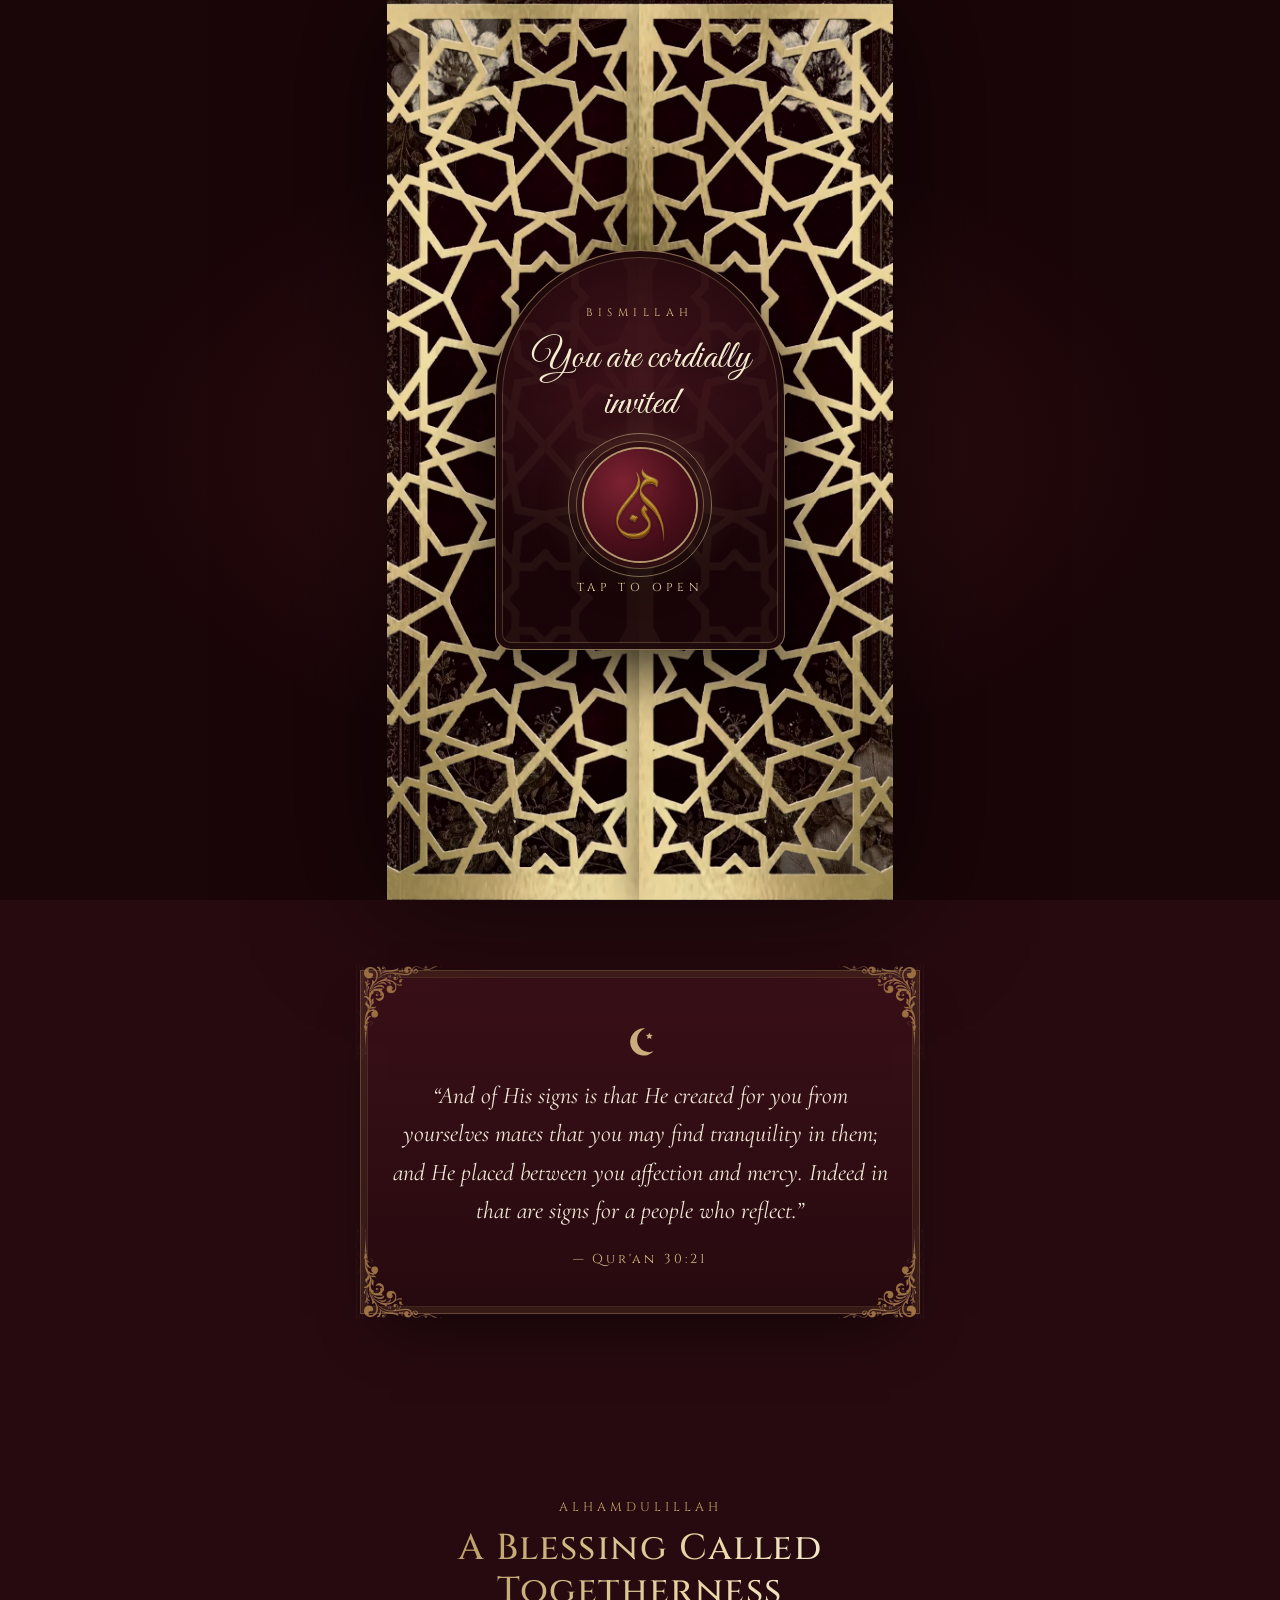
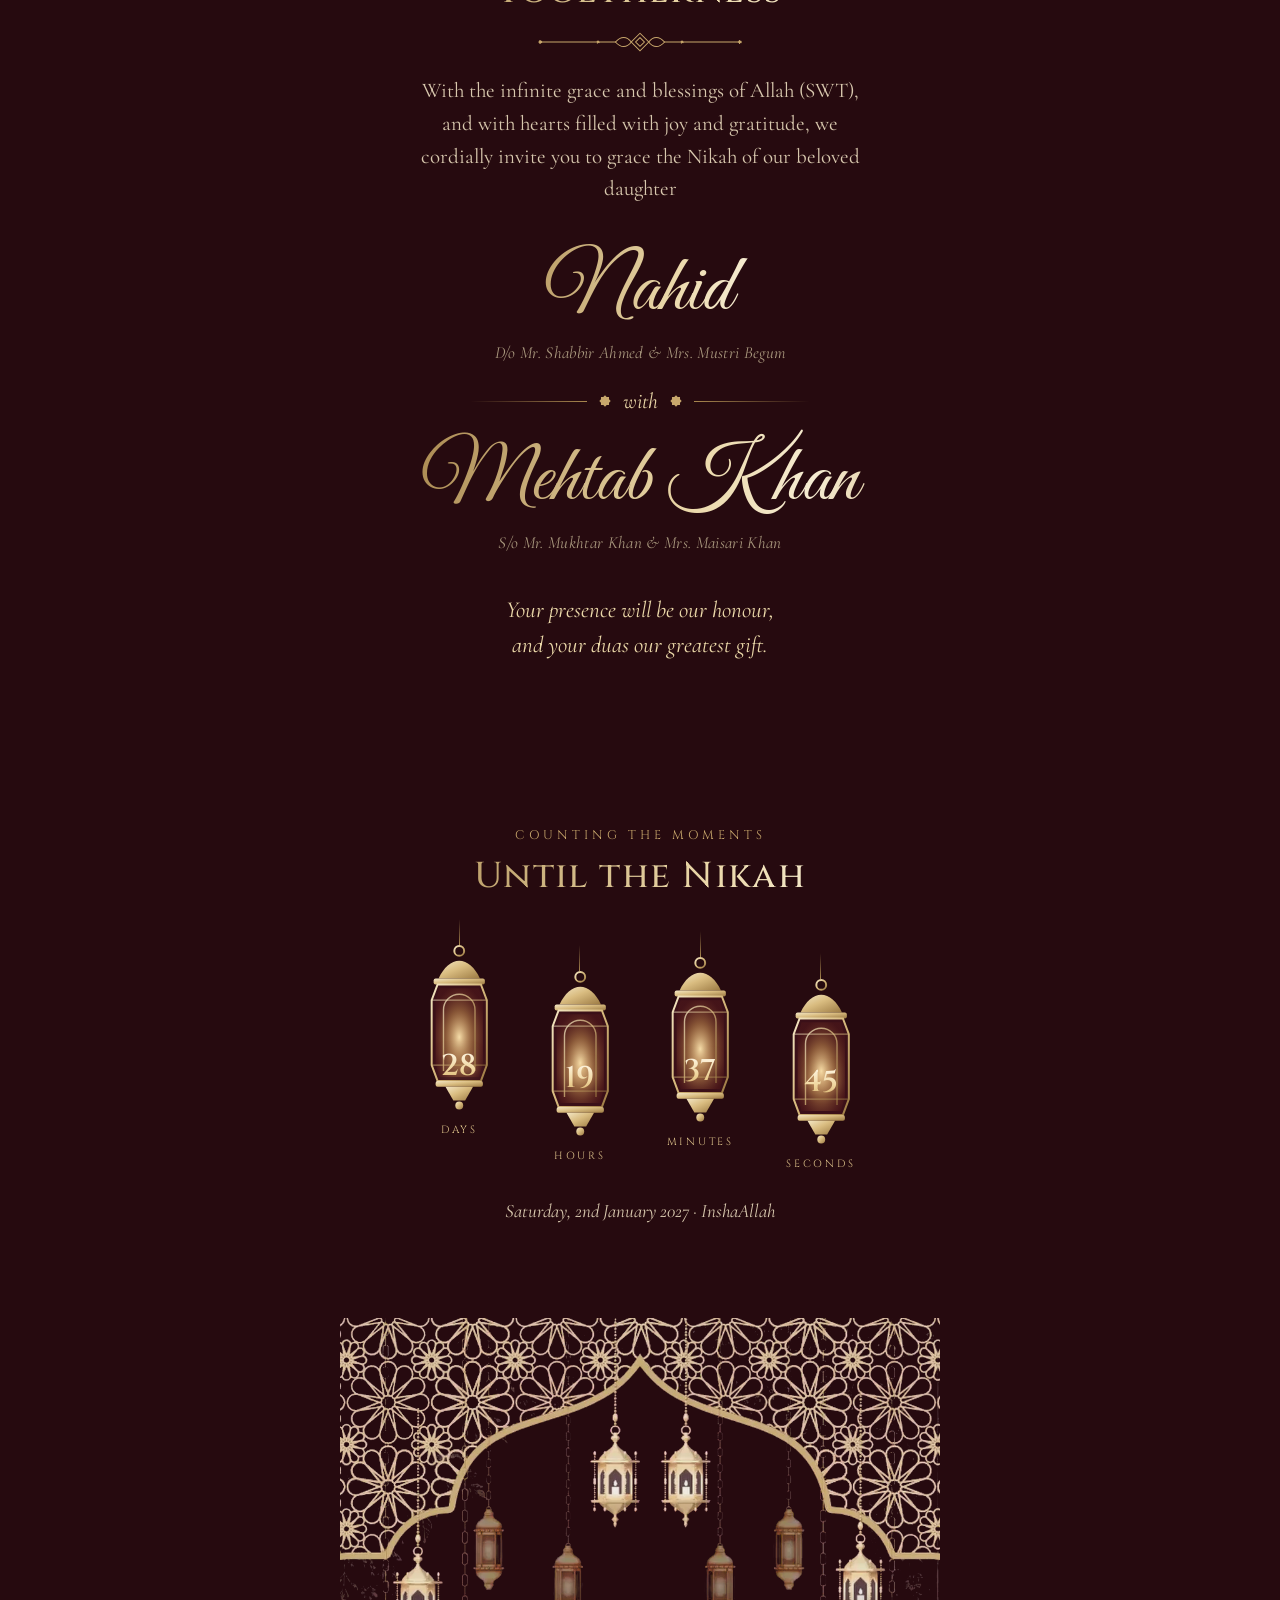
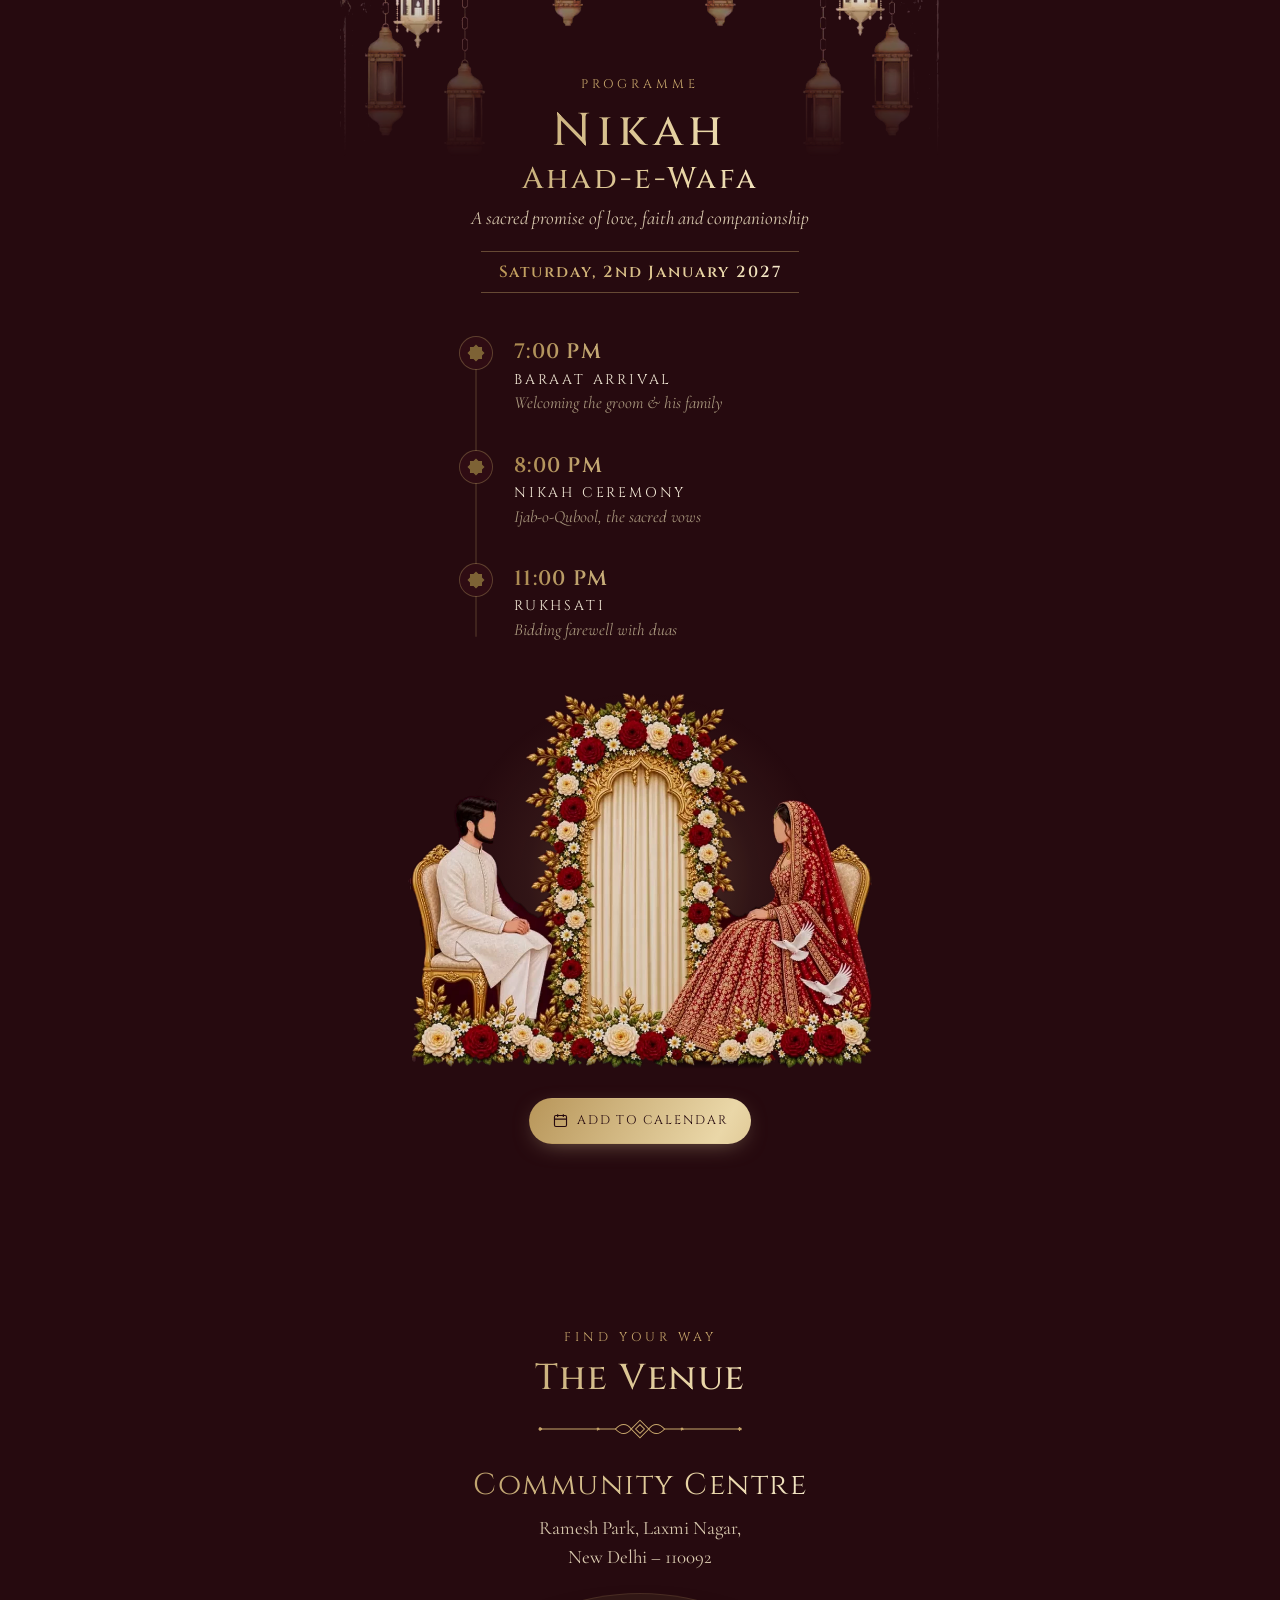
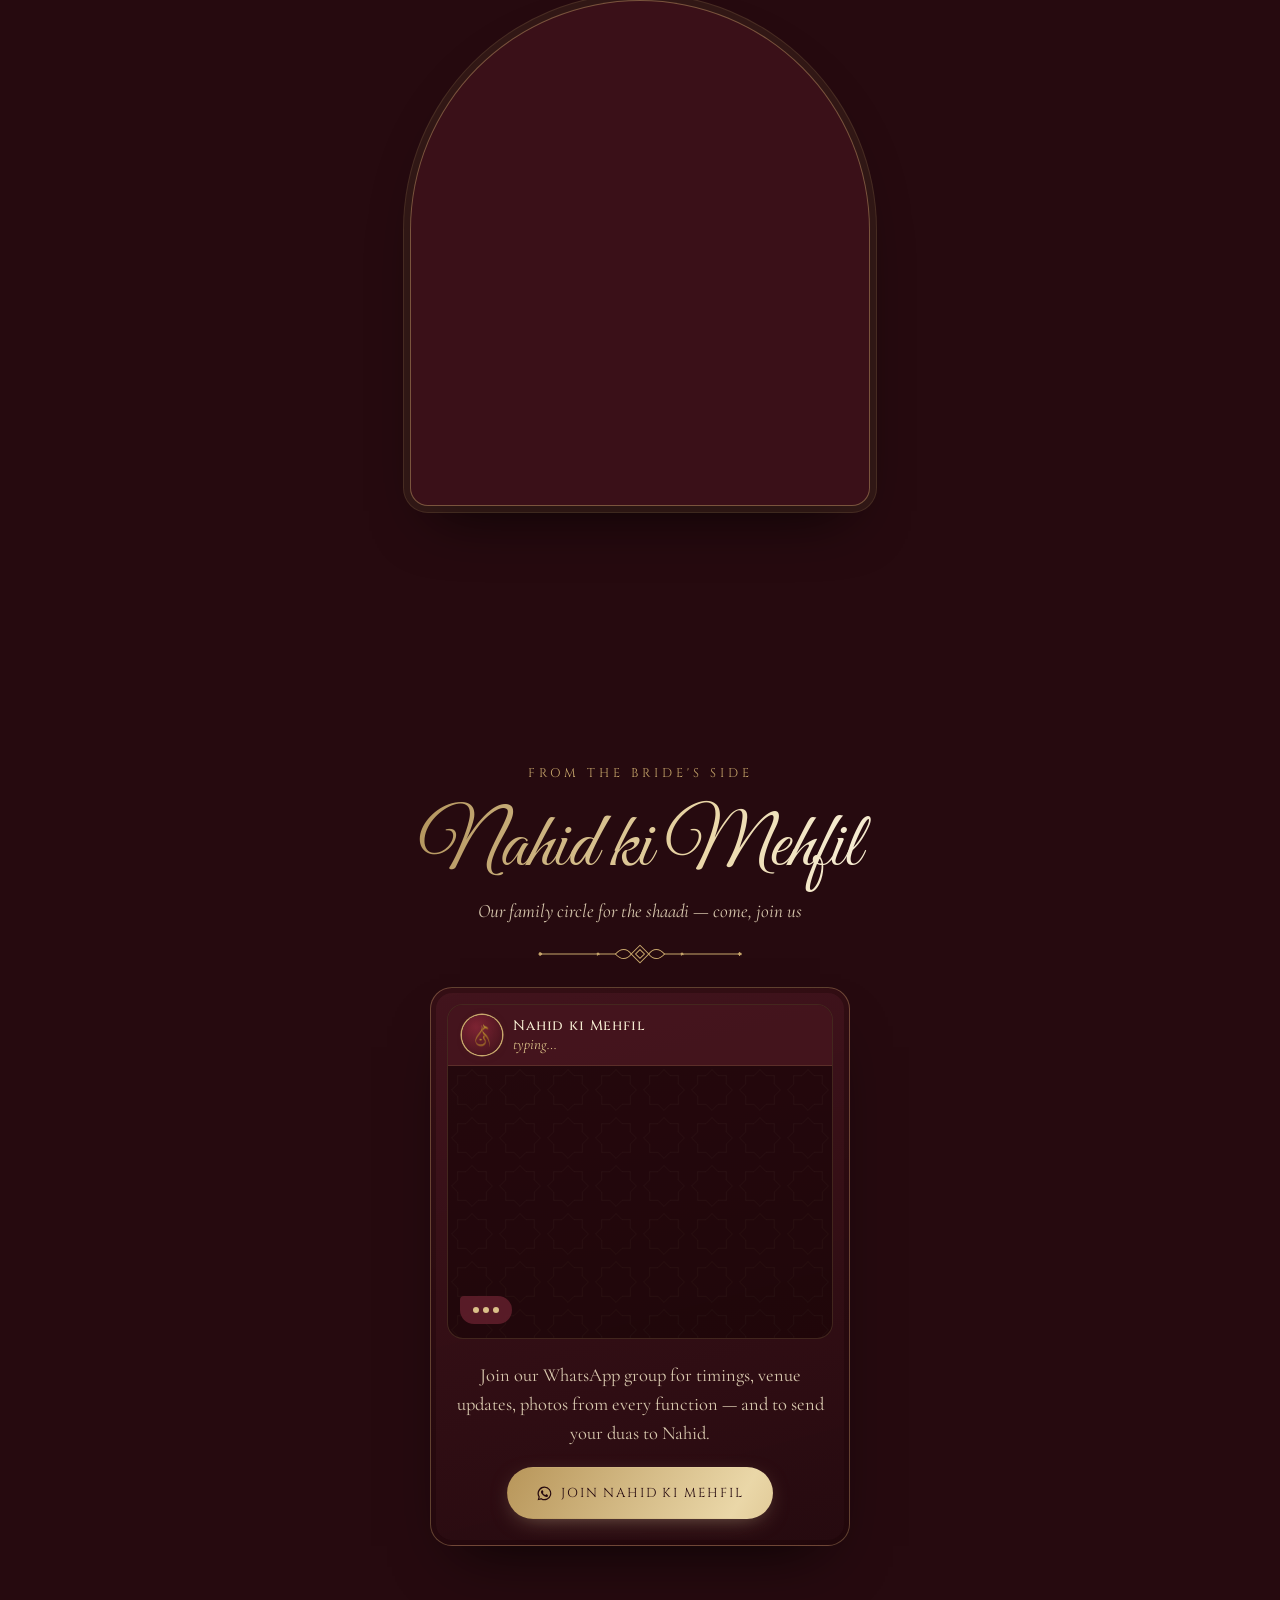
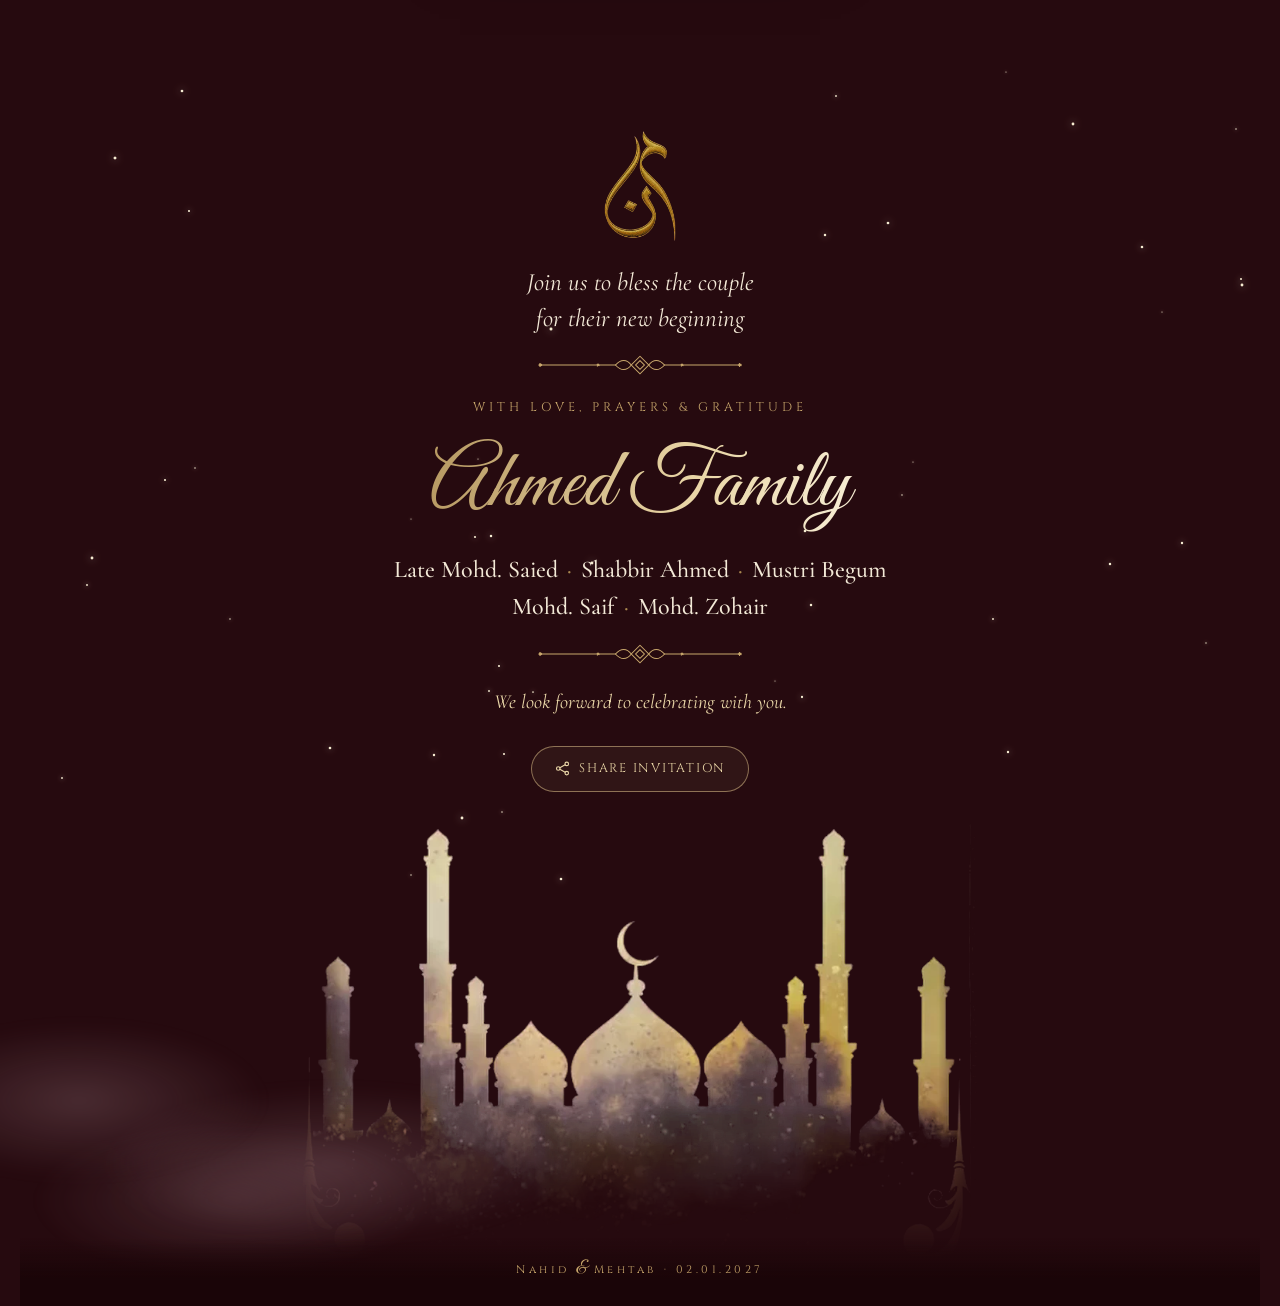
<file: index.html>
<!doctype html>
<html lang="en">
<head>
  <meta charset="utf-8">
  <meta name="viewport" content="width=device-width, initial-scale=1, viewport-fit=cover">
  <title>Nahid &amp; Mehtab · Nikah Invitation</title>
  <meta name="description" content="With the blessings of Allah (SWT), the Ahmed Family invites you to the Nikah of Nahid & Mehtab — Saturday, 2nd January 2027, New Delhi.">
  <meta name="theme-color" content="#2a0b10">

  <!-- Link preview (WhatsApp / social) -->
  <meta property="og:type" content="website">
  <meta property="og:url" content="https://nahidwedsmehtab.github.io/">
  <meta property="og:title" content="Nahid & Mehtab · Nikah Invitation">
  <meta property="og:description" content="Saturday, 2nd January 2027 · Community Centre, Ramesh Park, Laxmi Nagar, New Delhi">
  <meta property="og:image" content="https://nahidwedsmehtab.github.io/assets/img/og.jpg">
  <meta property="og:image:width" content="1200">
  <meta property="og:image:height" content="630">
  <meta name="twitter:card" content="summary_large_image">

  <link rel="icon" href="assets/img/favicon.png">
  <link rel="apple-touch-icon" href="assets/img/apple-touch-icon.png">
  <link rel="preconnect" href="https://fonts.googleapis.com">
  <link rel="preconnect" href="https://fonts.gstatic.com" crossorigin>
  <link href="https://fonts.googleapis.com/css2?family=Cinzel:wght@400;500;600&family=Cormorant+Garamond:ital,wght@0,400;0,500;0,600;1,400;1,500&family=Great+Vibes&display=swap" rel="stylesheet">

  <link rel="preload" as="image" href="assets/img/door.webp">
  <link rel="preload" as="image" href="assets/img/card.jpg">
  <link rel="stylesheet" href="css/style.css">
  <script>document.documentElement.classList.add('js');</script>
</head>
<body class="is-locked">

  <!-- ===== Shared SVG ornaments ===== -->
  <svg width="0" height="0" style="position:absolute" aria-hidden="true">
    <defs>
      <linearGradient id="g-gold" x1="0" y1="0" x2="1" y2="1">
        <stop offset="0" stop-color="#f3e6c4"/>
        <stop offset=".45" stop-color="#d9bc80"/>
        <stop offset="1" stop-color="#9c7a43"/>
      </linearGradient>
      <radialGradient id="g-glow" cx=".5" cy=".55" r=".6">
        <stop offset="0" stop-color="#ffe7b0" stop-opacity=".95"/>
        <stop offset=".5" stop-color="#e2a85a" stop-opacity=".45"/>
        <stop offset="1" stop-color="#7a2a1c" stop-opacity=".15"/>
      </radialGradient>
    </defs>
    <symbol id="i-divider" viewBox="0 0 240 24">
      <g fill="none" stroke-linecap="round">
        <path pathLength="1" d="M6 12H92"/>
        <path pathLength="1" d="M92 12c6-7 13-7 18 0M92 12c6 7 13 7 18 0"/>
        <path pathLength="1" d="M234 12H148"/>
        <path pathLength="1" d="M148 12c-6-7-13-7-18 0M148 12c-6 7-13 7-18 0"/>
        <path pathLength="1" d="M120 2l10 10-10 10-10-10z"/>
        <path pathLength="1" d="M120 7l5 5-5 5-5-5z"/>
      </g>
      <circle cx="6" cy="12" r="1.6" class="dot"/><circle cx="234" cy="12" r="1.6" class="dot"/>
      <circle cx="72" cy="12" r="1.3" class="dot"/><circle cx="168" cy="12" r="1.3" class="dot"/>
    </symbol>
    <symbol id="i-star8" viewBox="0 0 40 40">
      <path d="M20 1l5.6 5.6h7.8v7.8L39 20l-5.6 5.6v7.8h-7.8L20 39l-5.6-5.6H6.6v-7.8L1 20l5.6-5.6V6.6h7.8z"/>
    </symbol>
    <symbol id="i-crescent" viewBox="0 0 40 40">
      <path d="M26 4a16 16 0 1 0 10 27A13 13 0 1 1 26 4z"/>
      <path d="M31 9l1.2 2.6 2.8.3-2.1 1.9.6 2.8-2.5-1.4-2.5 1.4.6-2.8-2.1-1.9 2.8-.3z"/>
    </symbol>
    <symbol id="i-pin" viewBox="0 0 24 24"><path fill="none" stroke="currentColor" stroke-width="1.6" d="M12 21s-7-6.2-7-11.5a7 7 0 0 1 14 0C19 14.8 12 21 12 21z"/><circle cx="12" cy="9.5" r="2.4" fill="none" stroke="currentColor" stroke-width="1.6"/></symbol>
    <symbol id="i-cal" viewBox="0 0 24 24"><g fill="none" stroke="currentColor" stroke-width="1.6"><rect x="3.5" y="5" width="17" height="15.5" rx="2"/><path d="M3.5 10h17M8 3v4M16 3v4"/></g></symbol>
    <symbol id="i-wa" viewBox="0 0 24 24"><path fill="currentColor" d="M12 2.2A9.7 9.7 0 0 0 3.6 16.9L2.3 21.7l4.9-1.3A9.7 9.7 0 1 0 12 2.2zm0 17.7c-1.5 0-3-.4-4.2-1.2l-.3-.2-2.9.8.8-2.8-.2-.3A8 8 0 1 1 12 19.9zm4.4-6c-.2-.1-1.4-.7-1.7-.8-.2-.1-.4-.1-.5.1l-.8.9c-.1.2-.3.2-.5.1a6.5 6.5 0 0 1-3.2-2.8c-.2-.4.2-.4.7-1.3.1-.1 0-.3 0-.4l-.8-1.8c-.2-.5-.4-.4-.5-.4h-.5a.9.9 0 0 0-.7.3 2.8 2.8 0 0 0-.9 2.1 4.9 4.9 0 0 0 1 2.6 11.2 11.2 0 0 0 4.3 3.8c1.6.7 2.2.7 3 .6.5-.1 1.4-.6 1.6-1.1.2-.6.2-1 .1-1.1l-.6-.4z"/></symbol>
    <symbol id="i-phone" viewBox="0 0 24 24"><path fill="none" stroke="currentColor" stroke-width="1.6" stroke-linejoin="round" d="M6.6 3.5h2.6l1.4 4-2 1.4a12 12 0 0 0 6.5 6.5l1.4-2 4 1.4v2.6a2 2 0 0 1-2.2 2A16.5 16.5 0 0 1 4.6 5.7a2 2 0 0 1 2-2.2z"/></symbol>
    <symbol id="i-share" viewBox="0 0 24 24"><g fill="none" stroke="currentColor" stroke-width="1.6" stroke-linecap="round"><circle cx="18" cy="5.5" r="2.5"/><circle cx="6" cy="12" r="2.5"/><circle cx="18" cy="18.5" r="2.5"/><path d="M8.3 10.8l7.4-4M8.3 13.2l7.4 4"/></g></symbol>
    <symbol id="i-music" viewBox="0 0 24 24"><path fill="none" stroke="currentColor" stroke-width="1.6" stroke-linecap="round" d="M9 18V5l11-2v13M9 18a3 3 0 1 1-3-3 3 3 0 0 1 3 3zm11-2a3 3 0 1 1-3-3 3 3 0 0 1 3 3z"/></symbol>
  </svg>

  <!-- ===== Ambient layers ===== -->
  <div class="ambient" aria-hidden="true"></div>
  <canvas class="dust" id="dust" aria-hidden="true"></canvas>
  <div class="petals" id="petals" aria-hidden="true"></div>

  <!-- ===== Opening gate ===== -->
  <div class="gate" id="gate">
    <div class="gate__stage">
      <div class="gate__behind"></div>
      <div class="door door--l"></div>
      <div class="door door--r"></div>
      <div class="gate__light" aria-hidden="true"></div>
      <div class="gate__content">
        <p class="gate__eyebrow">Bismillah</p>
        <p class="gate__hello" id="guestGreeting">You are cordially invited</p>
        <p class="gate__sub" id="guestSub" hidden>you are cordially invited</p>
        <button class="seal" id="openBtn" type="button" aria-label="Open the invitation">
          <span class="seal__ring"></span>
          <img src="assets/img/monogram.webp" alt="" width="272" height="410">
        </button>
        <p class="gate__tap">Tap to open</p>
      </div>
    </div>
  </div>

  <main id="main">

    <!-- ===== Hero card ===== -->
    <section class="hero" id="top">
      <img class="hero__lanterns hero__lanterns--l" src="assets/img/lanterns.webp" alt="" aria-hidden="true">
      <img class="hero__lanterns hero__lanterns--r" src="assets/img/lanterns.webp" alt="" aria-hidden="true">
      <img class="hero__garland" src="assets/img/lanterns.webp" alt="" aria-hidden="true">

      <div class="card" id="card">
        <div class="card__bg"></div>
        <div class="card__content">
          <img class="card__bismillah" src="assets/img/bismillah.webp" alt="Bismillah ir-Rahman ir-Raheem" width="603" height="172">
          <p class="card__trans">In the name of Allah,<br>the Most Gracious, the Most Merciful</p>
          <svg class="divider card__divider"><use href="#i-divider"/></svg>
          <p class="card__kicker">The Nikah of</p>
          <h1 class="card__names">
            <span class="name name--1">Nahid</span>
            <span class="card__with">with</span>
            <span class="name name--2">Mehtab</span>
          </h1>
          <div class="card__date">
            <span class="card__day">Saturday</span>
            <span class="card__dd">02 January 2027</span>
            <span class="sparkles" aria-hidden="true"><i></i><i></i><i></i><i></i><i></i><i></i><i></i></span>
          </div>
          <div class="monogram card__mono" role="img" aria-label="Nahid & Mehtab monogram"></div>
        </div>
      </div>

      <a class="scroll-cue" href="#verse" aria-label="Scroll to continue">
        <span>Scroll</span>
        <i></i>
      </a>
    </section>

    <!-- ===== Qur'an verse ===== -->
    <section class="sec verse" id="verse">
      <div class="wrap">
        <div class="panel" data-reveal="zoom">
          <span class="corner corner--tl"></span><span class="corner corner--tr"></span><span class="corner corner--bl"></span><span class="corner corner--br"></span>
          <svg class="crest" aria-hidden="true"><use href="#i-crescent"/></svg>
          <blockquote class="verse__text" id="verseText">“And of His signs is that He created for you from yourselves mates that you may find tranquility in them; and He placed between you affection and mercy. Indeed in that are signs for a people who reflect.”</blockquote>
          <p class="verse__ref" data-reveal="up">— Qur'an 30:21</p>
        </div>
      </div>
    </section>

    <!-- ===== Invitation ===== -->
    <section class="sec invite" id="invite">
      <div class="wrap">
        <p class="kicker" data-reveal="up">Alhamdulillah</p>
        <h2 class="title" data-reveal="up">A Blessing Called Togetherness</h2>
        <svg class="divider" data-reveal="draw"><use href="#i-divider"/></svg>
        <p class="lead" data-reveal="up">With the infinite grace and blessings of Allah (SWT), and with hearts filled with joy and gratitude, we cordially invite you to grace the Nikah of our beloved daughter</p>

        <div class="couple">
          <article class="person" data-reveal="left">
            <h3 class="person__name script">Nahid</h3>
            <p class="person__parents">D/o Mr. Shabbir Ahmed &amp; Mrs. Mustri Begum</p>
          </article>

          <div class="couple__with" data-reveal="zoom">
            <span class="line"></span>
            <svg class="star"><use href="#i-star8"/></svg>
            <span class="word">with</span>
            <svg class="star"><use href="#i-star8"/></svg>
            <span class="line"></span>
          </div>

          <article class="person" data-reveal="right">
            <h3 class="person__name script">Mehtab Khan</h3>
            <p class="person__parents">S/o Mr. Mukhtar Khan &amp; Mrs. Maisari Khan</p>
          </article>
        </div>

        <p class="honour" data-reveal="up">Your presence will be our honour,<br>and your duas our greatest gift.</p>
      </div>
    </section>

    <!-- ===== Countdown ===== -->
    <section class="sec countdown" id="countdown">
      <div class="wrap">
        <p class="kicker" data-reveal="up">Counting the moments</p>
        <h2 class="title" data-reveal="up">Until the Nikah</h2>
        <div class="lanterns" id="lanterns" data-reveal="fade"></div>
        <p class="countdown__msg" id="cdMsg" data-reveal="up">Saturday, 2nd January 2027 · InshaAllah</p>
      </div>
    </section>

    <!-- ===== Haldi (only on the Haldi link) ===== -->
    <section class="sec haldi" id="haldi" data-only="haldi" hidden>
      <img class="haldi__lanterns" src="assets/img/lanterns.webp" alt="" aria-hidden="true" loading="lazy">
      <div class="wrap">
        <p class="kicker" data-reveal="up">The celebrations begin</p>
        <h2 class="haldi__title script" data-reveal="blur">Haldi ki<br>Sunehri Shaam</h2>
        <p class="haldi__sub" data-reveal="up">A golden evening of turmeric, laughter &amp; love</p>

        <div class="event-card" data-reveal="up">
          <div class="event-card__row">
            <svg class="ico"><use href="#i-cal"/></svg>
            <div>
              <p class="event-card__big">Thursday, 31st December 2026</p>
              <p class="event-card__small">6:00 PM onwards</p>
            </div>
          </div>
          <div class="event-card__row">
            <svg class="ico"><use href="#i-pin"/></svg>
            <div>
              <p class="event-card__big">Bride's Family Home</p>
              <p class="event-card__small">Ramesh Park, Laxmi Nagar, New Delhi – 110092</p>
            </div>
          </div>
          <div class="btn-row">
            <button class="btn btn--ghost" data-cal="haldi" type="button"><svg><use href="#i-cal"/></svg>Add to Calendar</button>
          </div>
        </div>
      </div>
      <img class="haldi__chhatri" src="assets/img/chhatri.webp" alt="" aria-hidden="true" loading="lazy" data-reveal="rise">
    </section>

    <!-- ===== Nikah programme ===== -->
    <section class="sec nikah" id="nikah">
      <div class="nikah__arch" data-reveal="fade">
        <img src="assets/img/jaali-arch.webp" alt="" aria-hidden="true" loading="lazy">
      </div>
      <div class="wrap nikah__wrap">
        <p class="kicker" data-reveal="up">Programme</p>
        <h2 class="nikah__title" data-reveal="up"><span class="nikah__t1">Nikah</span><span class="nikah__t2">Ahad-e-Wafa</span></h2>
        <p class="nikah__sub" data-reveal="up">A sacred promise of love, faith and companionship</p>
        <p class="nikah__date" data-reveal="up">Saturday, 2nd January 2027</p>

        <ol class="timeline" id="timeline">
          <li class="tl" data-reveal="right">
            <span class="tl__dot"><svg><use href="#i-star8"/></svg></span>
            <p class="tl__time">7:00 PM</p>
            <p class="tl__name">Baraat Arrival</p>
            <p class="tl__note">Welcoming the groom &amp; his family</p>
          </li>
          <li class="tl" data-reveal="right">
            <span class="tl__dot"><svg><use href="#i-star8"/></svg></span>
            <p class="tl__time">8:00 PM</p>
            <p class="tl__name">Nikah Ceremony</p>
            <p class="tl__note">Ijab-o-Qubool, the sacred vows</p>
          </li>
          <li class="tl" data-reveal="right">
            <span class="tl__dot"><svg><use href="#i-star8"/></svg></span>
            <p class="tl__time">11:00 PM</p>
            <p class="tl__name">Rukhsati</p>
            <p class="tl__note">Bidding farewell with duas</p>
          </li>
        </ol>

        <figure class="couple-art" data-reveal="zoom">
          <div class="couple-art__halo"></div>
          <img src="assets/img/couple.webp" alt="Illustration of the bride and groom seated beside a floral arch" loading="lazy" width="900" height="728">
        </figure>

        <div class="btn-row">
          <button class="btn btn--gold" data-cal="nikah" type="button"><svg><use href="#i-cal"/></svg>Add to Calendar</button>
        </div>
      </div>
    </section>

    <!-- ===== Venue ===== -->
    <section class="sec venue" id="venue">
      <div class="wrap">
        <p class="kicker" data-reveal="up">Find your way</p>
        <h2 class="title" data-reveal="up">The Venue</h2>
        <svg class="divider" data-reveal="draw"><use href="#i-divider"/></svg>
        <p class="venue__name" data-reveal="up">Community Centre</p>
        <p class="venue__addr" data-reveal="up">Ramesh Park, Laxmi Nagar,<br>New Delhi – 110092</p>

        <div class="map" data-reveal="zoom">
          <iframe id="mapFrame" title="Map to Community Centre, Ramesh Park" loading="lazy" referrerpolicy="no-referrer-when-downgrade" data-src="https://maps.google.com/maps?q=28.6348538,77.2704275&amp;z=16&amp;output=embed"></iframe>
        </div>

        <div class="btn-row" data-reveal="up">
          <a class="btn btn--gold" href="https://www.google.com/maps/dir/?api=1&amp;destination=28.6348538,77.2704275" target="_blank" rel="noopener"><svg><use href="#i-pin"/></svg>Get Directions</a>
          <a class="btn btn--ghost" href="https://www.google.com/maps/place/Ramesh+Park+Community+Centre/@28.6348561,77.2699209,180m/data=!3m1!1e3!4m6!3m5!1s0x390cfcb15d3cb79f:0xdad0d4684dd3c9e9!8m2!3d28.6348538!4d77.2704275!16s%2Fg%2F11g5_4l6z6" target="_blank" rel="noopener">Open in Maps</a>
        </div>
      </div>
    </section>

    <!-- ===== WhatsApp group (bride's side) ===== -->
    <section class="sec mehfil" id="mehfil">
      <div class="wrap">
        <p class="kicker" data-reveal="up">From the bride's side</p>
        <h2 class="mehfil__title script" data-reveal="blur">Nahid ki Mehfil</h2>
        <p class="mehfil__tag" data-reveal="up">Our family circle for the shaadi — come, join us</p>
        <svg class="divider" data-reveal="draw"><use href="#i-divider"/></svg>

        <div class="mehfil__card" data-reveal="zoom">
          <div class="chat" aria-hidden="true">
            <div class="chat__head">
              <span class="chat__avatar"><span class="monogram"></span></span>
              <span class="chat__who">
                <b>Nahid ki Mehfil</b>
                <small id="chatStatus">Ahmed Family · Bride's side</small>
              </span>
            </div>
            <div class="chat__body" id="chatBody"></div>
          </div>

          <p class="mehfil__text">Join our WhatsApp group for timings, venue updates, photos from every function — and to send your duas to Nahid.</p>
          <a class="btn btn--gold mehfil__btn" id="groupBtn" href="#" target="_blank" rel="noopener"><svg><use href="#i-wa"/></svg>Join Nahid ki Mehfil</a>
        </div>
      </div>
    </section>

    <!-- ===== Closing ===== -->
    <section class="sec closing" id="closing">
      <div class="stars" id="stars" aria-hidden="true"></div>
      <div class="wrap">
        <div class="monogram closing__mono" data-reveal="zoom" role="img" aria-label="Monogram"></div>
        <p class="closing__bless" data-reveal="up">Join us to bless the couple<br>for their new beginning</p>
        <svg class="divider" data-reveal="draw"><use href="#i-divider"/></svg>
        <p class="kicker" data-reveal="up">With love, prayers &amp; gratitude</p>
        <h2 class="closing__family script" data-reveal="blur">Ahmed Family</h2>
        <p class="closing__names" id="familyNames" data-reveal="up">
          <span class="ln"><span>Late Mohd. Saied</span><i>·</i><span>Shabbir Ahmed</span><i>·</i><span>Mustri Begum</span></span>
          <span class="ln"><span>Mohd. Saif</span><i>·</i><span>Mohd. Zohair</span></span>
        </p>
        <svg class="divider" data-reveal="draw"><use href="#i-divider"/></svg>
        <p class="closing__look" data-reveal="up">We look forward to celebrating with you.</p>
        <div class="btn-row" data-reveal="up">
          <button class="btn btn--ghost" id="shareBtn" type="button"><svg><use href="#i-share"/></svg>Share Invitation</button>
        </div>
      </div>
      <div class="closing__sky" aria-hidden="true">
        <span class="cloud c1"></span><span class="cloud c2"></span><span class="cloud c3"></span>
        <img class="closing__mosque" src="assets/img/mosque.webp" alt="" loading="lazy">
      </div>
      <footer class="foot">Nahid <span>&amp;</span> Mehtab · 02.01.2027</footer>
    </section>
  </main>

  <!-- Quick actions (phones) -->
  <nav class="dock" id="dock" aria-label="Quick actions">
    <button class="dock__btn" type="button" data-cal="nikah"><svg><use href="#i-cal"/></svg><span>Save Date</span></button>
    <a class="dock__btn" href="https://www.google.com/maps/dir/?api=1&amp;destination=28.6348538,77.2704275" target="_blank" rel="noopener"><svg><use href="#i-pin"/></svg><span>Directions</span></a>
    <a class="dock__btn" href="#mehfil" id="dockGroup"><svg><use href="#i-wa"/></svg><span>Group</span></a>
    <button class="dock__btn" type="button" data-share><svg><use href="#i-share"/></svg><span>Share</span></button>
  </nav>


  <div class="toast" id="toast" role="status" aria-live="polite"></div>

  <script src="js/main.js" defer></script>
</body>
</html>
</file>
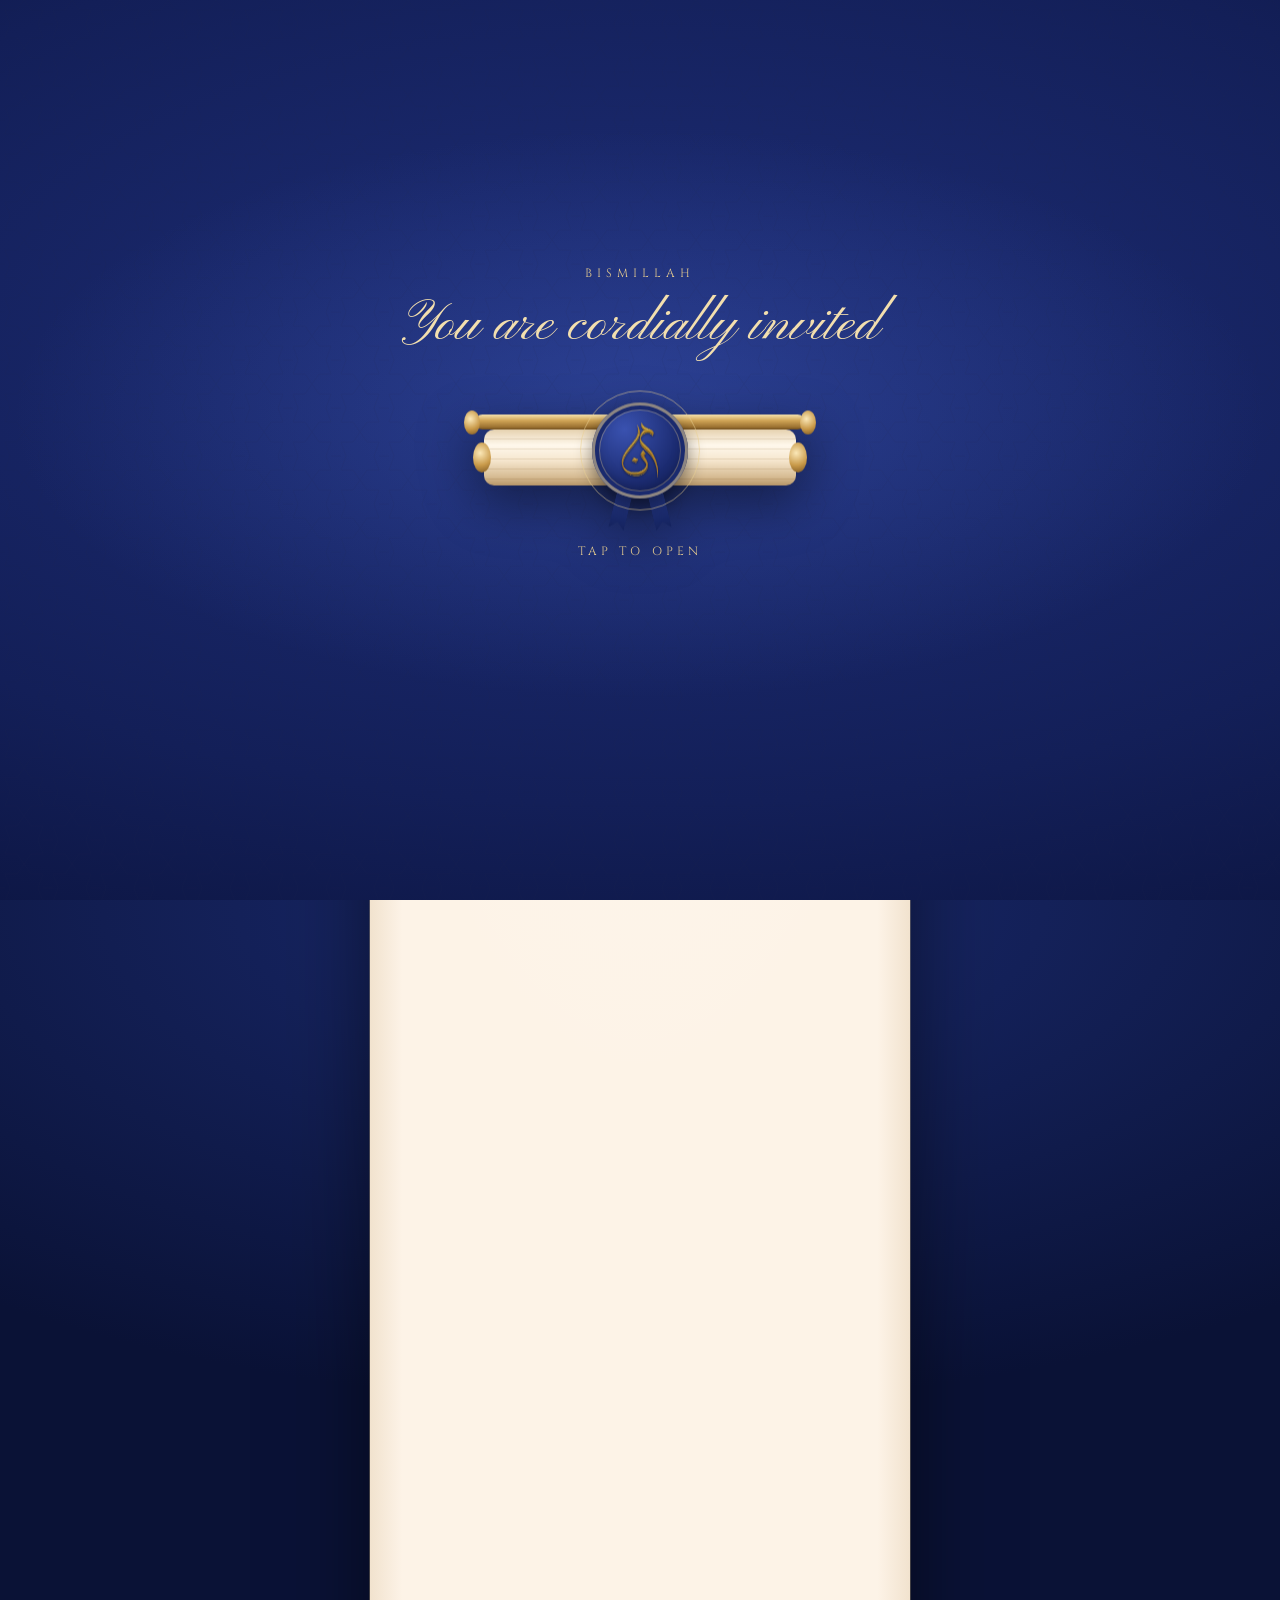
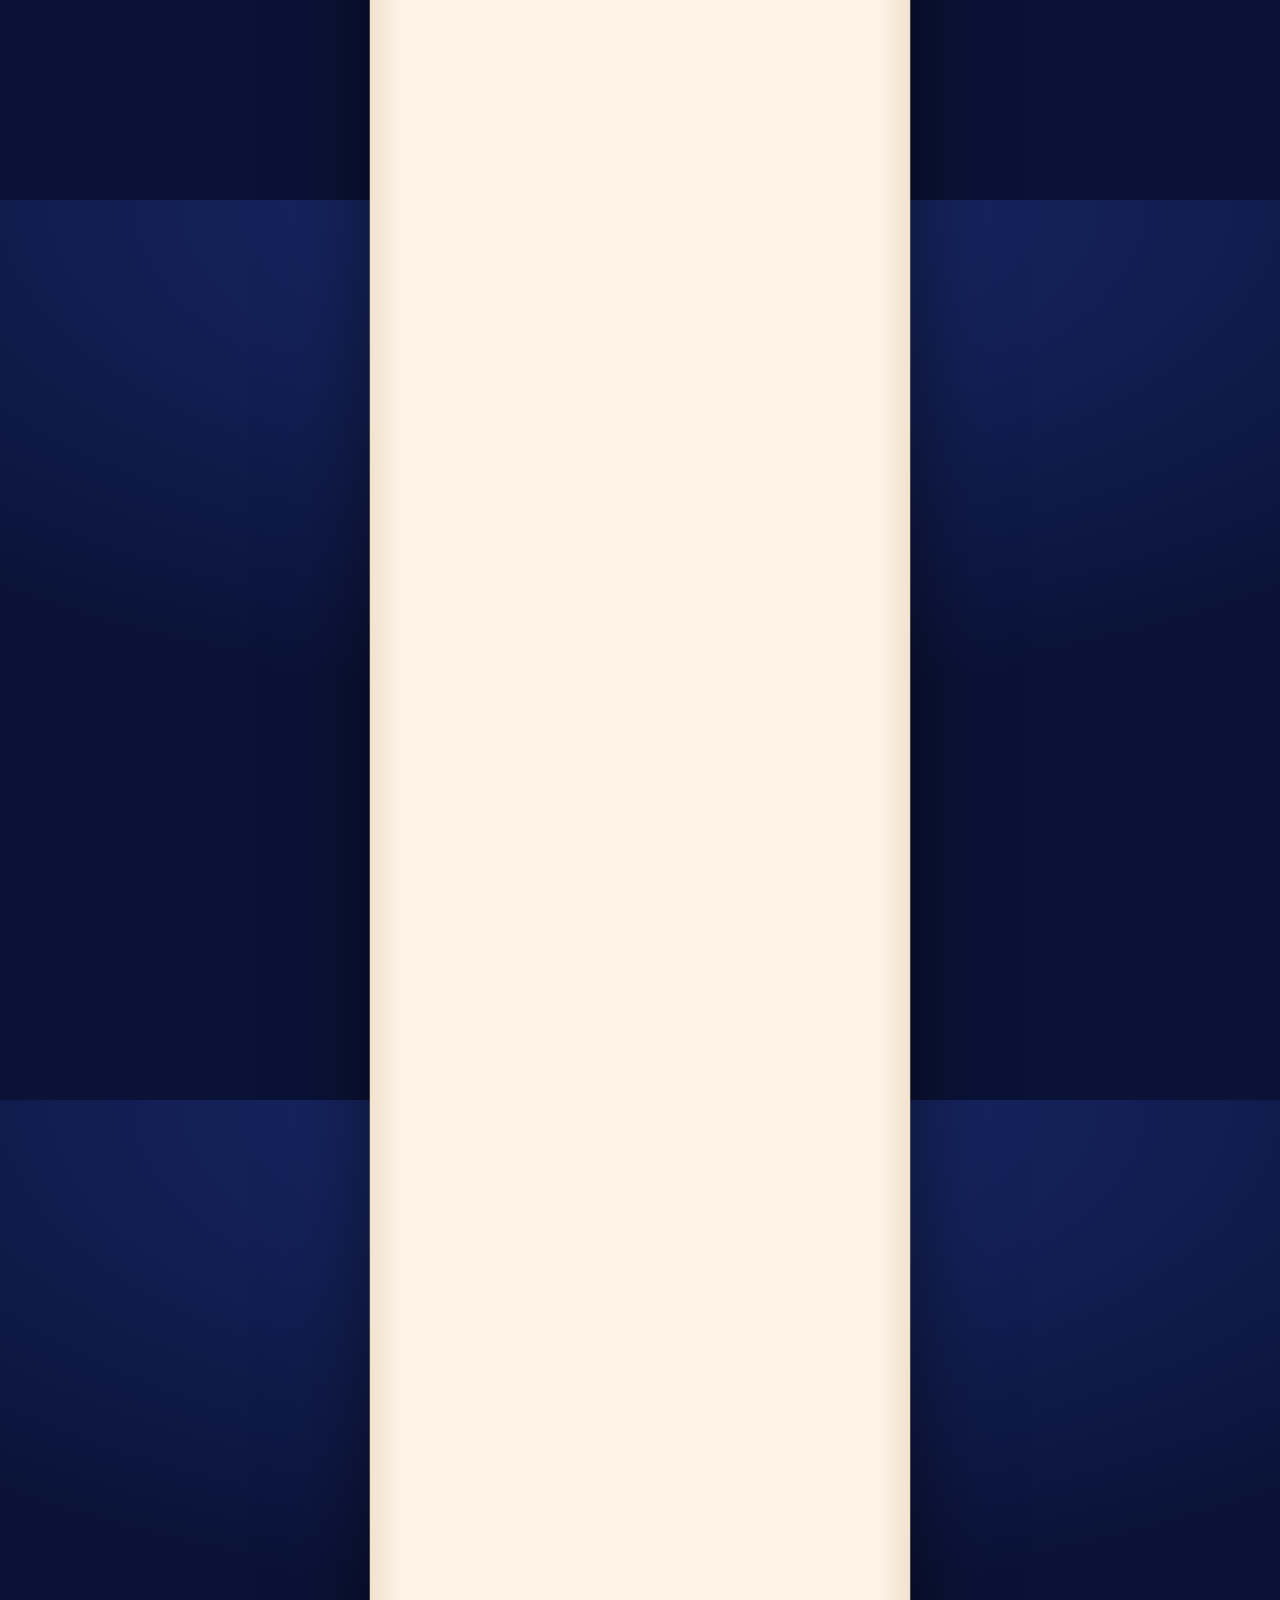
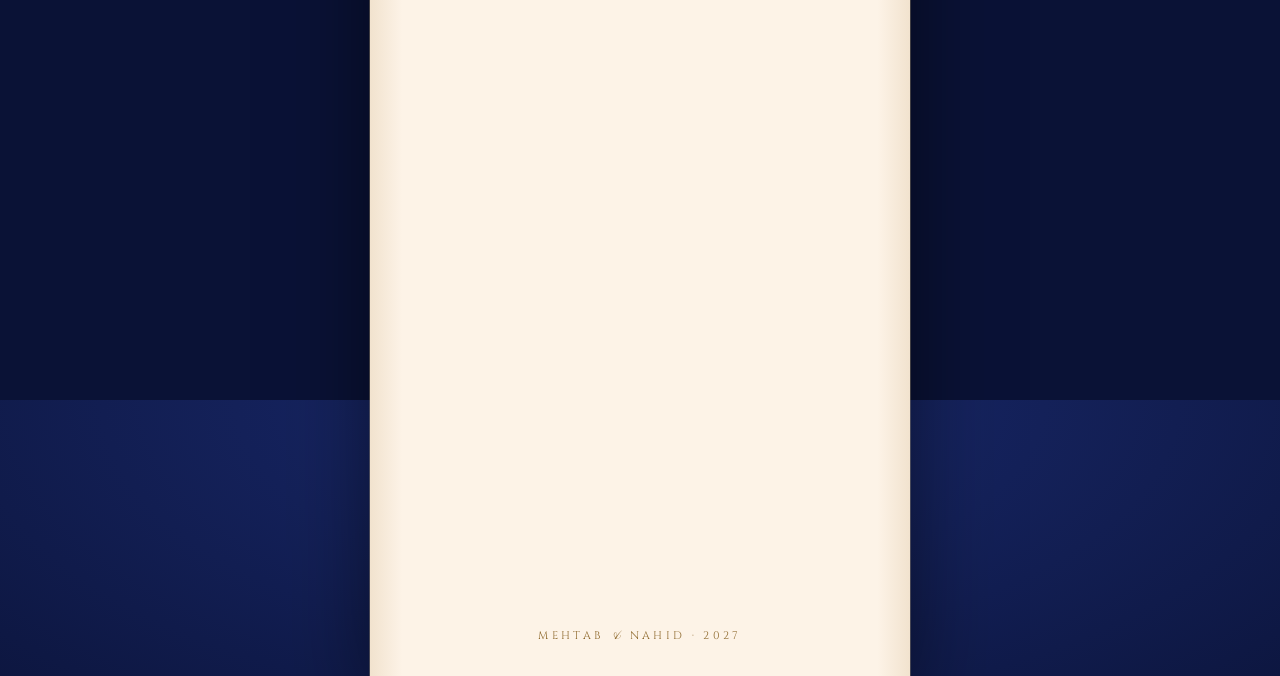
<file: mehtab/index.html>
<!doctype html>
<html lang="en">
<head>
  <meta charset="utf-8">
  <meta name="viewport" content="width=device-width, initial-scale=1, viewport-fit=cover">
  <title>Mehtab &amp; Nahid · Wedding Invitation</title>
  <meta name="description" content="With the blessings of Allah (SWT), the Khan Family invites you to the wedding celebrations of Mehtab Khan & Nahid.">
  <meta name="theme-color" content="#14225c">

  <!-- Link preview (WhatsApp / social) -->
  <meta property="og:type" content="website">
  <meta property="og:url" content="https://nahidwedsmehtab.github.io/mehtab/">
  <meta property="og:title" content="Mehtab & Nahid · Wedding Invitation">
  <meta property="og:description" content="Wedding celebrations of Mehtab Khan &amp; Nahid — with love from the Khan Family">
  <meta property="og:image" content="https://nahidwedsmehtab.github.io/mehtab/assets/img/og.jpg">
  <meta property="og:image:width" content="1200">
  <meta property="og:image:height" content="630">
  <meta name="twitter:card" content="summary_large_image">

  <link rel="icon" href="../assets/img/favicon.png">
  <link rel="apple-touch-icon" href="../assets/img/apple-touch-icon.png">
  <link rel="preconnect" href="https://fonts.googleapis.com">
  <link rel="preconnect" href="https://fonts.gstatic.com" crossorigin>
  <link href="https://fonts.googleapis.com/css2?family=Cinzel:wght@400;500;600&family=Cormorant+Garamond:ital,wght@0,400;0,500;0,600;0,700;1,400;1,500&family=Pinyon+Script&family=Alex+Brush&display=swap" rel="stylesheet">

  <link rel="preload" as="image" href="assets/img/corner.webp">
  <link rel="stylesheet" href="css/style.css?v=20261123c">
  <script>document.documentElement.classList.add('js');</script>
</head>
<body class="is-locked">

  <!-- ===== Shared SVG ===== -->
  <svg width="0" height="0" style="position:absolute" aria-hidden="true">
    <defs>
      <linearGradient id="g-gold" x1="0" y1="0" x2="1" y2="1">
        <stop offset="0" stop-color="#e9cf93"/>
        <stop offset=".5" stop-color="#b98d45"/>
        <stop offset="1" stop-color="#8a6326"/>
      </linearGradient>
      <linearGradient id="g-shine" x1="0" y1="0" x2="1" y2="0">
        <stop offset="0" stop-color="#f3dca0" stop-opacity="0"/>
        <stop offset=".5" stop-color="#f6e2ad" stop-opacity=".95"/>
        <stop offset="1" stop-color="#f3dca0" stop-opacity="0"/>
      </linearGradient>
      <pattern id="p-lattice" width="48" height="48" patternUnits="userSpaceOnUse">
        <path d="M24 0l7 10h12l-5 14 5 14H31l-7 10-7-10H5l5-14L5 10h12z" fill="none" stroke="currentColor" stroke-width="1"/>
        <path d="M0 24h5M43 24h5M24 0v0" stroke="currentColor" stroke-width="1"/>
      </pattern>
    </defs>
    <symbol id="i-divider" viewBox="0 0 240 24">
      <g fill="none" stroke="#b98d45" stroke-width="1.2" stroke-linecap="round">
        <path d="M8 12H96"/><path d="M232 12H144"/>
        <path d="M96 12c7-7 14-7 20 0-6 7-13 7-20 0zM144 12c-7-7-14-7-20 0 6 7 13 7 20 0z"/>
        <path d="M120 3l7 9-7 9-7-9z"/>
      </g>
      <circle cx="120" cy="12" r="2" fill="url(#g-gold)"/>
      <circle cx="8" cy="12" r="1.6" fill="url(#g-gold)"/><circle cx="232" cy="12" r="1.6" fill="url(#g-gold)"/>
    </symbol>
    <symbol id="i-corner" viewBox="0 0 60 60">
      <g fill="none" stroke="url(#g-gold)" stroke-width="1.3" stroke-linecap="round">
        <path d="M4 56V20C4 11 11 4 20 4h36"/><path d="M10 56V24c0-8 6-14 14-14h32"/>
        <path d="M16 16c6 0 10 4 10 10-6 0-10-4-10-10z"/>
      </g>
      <circle cx="4" cy="56" r="2" fill="url(#g-gold)"/><circle cx="56" cy="4" r="2" fill="url(#g-gold)"/>
    </symbol>
    <symbol id="i-cal" viewBox="0 0 24 24"><g fill="none" stroke="currentColor" stroke-width="1.5"><rect x="3.5" y="5" width="17" height="15.5" rx="2"/><path d="M3.5 10h17M8 3v4M16 3v4"/><path d="M7.5 13.5h2M11 13.5h2M14.5 13.5h2M7.5 17h2M11 17h2" stroke-linecap="round"/></g></symbol>
    <symbol id="i-clock" viewBox="0 0 24 24"><g fill="none" stroke="currentColor" stroke-width="1.5" stroke-linecap="round"><circle cx="12" cy="12" r="8.5"/><path d="M12 7.5V12l3 2"/></g></symbol>
    <symbol id="i-pin" viewBox="0 0 24 24"><path fill="none" stroke="currentColor" stroke-width="1.5" d="M12 21s-7-6.2-7-11.5a7 7 0 0 1 14 0C19 14.8 12 21 12 21z"/><circle cx="12" cy="9.5" r="2.4" fill="none" stroke="currentColor" stroke-width="1.5"/></symbol>
    <symbol id="i-share" viewBox="0 0 24 24"><g fill="none" stroke="currentColor" stroke-width="1.6" stroke-linecap="round"><circle cx="18" cy="5.5" r="2.5"/><circle cx="6" cy="12" r="2.5"/><circle cx="18" cy="18.5" r="2.5"/><path d="M8.3 10.8l7.4-4M8.3 13.2l7.4 4"/></g></symbol>
    <!-- function icons -->
    <symbol id="i-baraat" viewBox="0 0 48 48"><g fill="none" stroke="currentColor" stroke-width="1.6" stroke-linecap="round" stroke-linejoin="round">
      <path d="M10 40V26h28v14M6 40h36"/><path d="M12 26c0-8 5-13 12-15 7 2 12 7 12 15"/>
      <path d="M24 11V6"/><path d="M26.5 4.2a2.6 2.6 0 1 0 0 3.6 2 2 0 1 1 0-3.6z"/>
      <path d="M20 40v-6a4 4 0 0 1 8 0v6M14 31v4M34 31v4"/></g></symbol>
    <symbol id="i-reception" viewBox="0 0 48 48"><g fill="none" stroke="currentColor" stroke-width="1.6" stroke-linecap="round" stroke-linejoin="round">
      <path d="M8 34h32M6 38h36"/><path d="M10 34c0-8 6-15 14-15s14 7 14 15"/><path d="M24 19v-3"/><circle cx="24" cy="14.5" r="1.8"/>
      <path d="M16 28c1-3 3-5 6-6"/></g></symbol>
  </svg>

  <!-- ===== Falling petals ===== -->
  <div class="petals" id="petals" aria-hidden="true"></div>

  <!-- ===== Opening: rolled scroll ===== -->
  <div class="opener" id="opener">
    <svg class="opener__lattice" aria-hidden="true"><rect width="100%" height="100%" fill="url(#p-lattice)"/></svg>
    <div class="opener__words">
      <p class="op__eyebrow">Bismillah</p>
      <p class="op__hello" id="guestGreeting">You are cordially invited</p>
      <p class="op__sub" id="guestSub" hidden>you are cordially invited</p>
    </div>
    <div class="scroll" id="scroll">
      <div class="scroll__rod"><i></i></div>
      <div class="scroll__paper">
        <span class="scroll__border"></span>
      </div>
      <div class="scroll__roll"><i></i></div>
      <span class="scroll__ribbon" aria-hidden="true"></span>
      <button class="seal" id="openBtn" type="button" aria-label="Open the invitation">
        <span class="seal__ring"></span>
        <img src="../assets/img/monogram.webp" alt="" width="272" height="410">
      </button>
    </div>
    <p class="op__tap">Tap to open</p>
  </div>

  <main id="main">
    <div class="page-rod" aria-hidden="true"><i></i></div>

    <!-- ===== Main card ===== -->
    <header class="hero" id="top">
      <div class="hero__corner hero__corner--l" aria-hidden="true"><img src="assets/img/corner.webp" alt=""><i class="lamp lamp--a"></i><i class="lamp lamp--b"></i></div>
      <div class="hero__corner hero__corner--r" aria-hidden="true"><img src="assets/img/corner.webp" alt=""><i class="lamp lamp--a"></i><i class="lamp lamp--b"></i></div>

      <div class="hero__inner">
        <div class="bismillah" role="img" aria-label="Bismillah ir-Rahman ir-Rahim"></div>
        <p class="hero__lead" data-reveal="up">Together with our families<br>we joyfully invite you to the</p>
        <h1 class="hero__title" data-reveal="up">
          <span class="script">Shaadi</span>
          <span class="hero__caps">Celebrations</span>
        </h1>
        <svg class="divider" data-reveal="draw"><use href="#i-divider"/></svg>

        <div class="names">
          <h2 class="nm"><svg class="nm__svg nm__svg--m" role="img" aria-label="Mehtab Khan" width="291" viewBox="10.8 3.5 455.3 71.0" focusable="false"><path fill="currentColor" d="M12.70 72.91C11.82 72.28 12.51 71.70 14.36 71.50C18.22 71.10 19.49 70.69 22.54 68.87C23.66 68.21 27.42 64.85 28.00 64.01C28.23 63.67 28.76 62.95 29.17 62.41C31.32 59.60 34.60 53.32 35.70 49.92C35.88 49.37 36.17 48.54 36.36 48.08C37.05 46.38 37.48 44.98 37.75 43.63C37.89 42.87 38.19 41.61 38.41 40.83C39.63 36.46 39.79 35.76 40.83 30.17C41.10 28.75 41.43 27.10 41.56 26.50C41.70 25.90 41.89 24.55 41.99 23.50C42.08 22.45 42.31 20.80 42.49 19.83C42.93 17.55 43.25 12.35 43.00 11.60C42.60 10.38 40.60 9.26 38.40 9.01C36.22 8.77 32.93 9.03 31.83 9.54C31.33 9.78 30.28 10.25 29.50 10.60C28.23 11.16 26.25 12.49 24.94 13.66C23.46 14.97 21.58 18.90 21.14 21.58C20.86 23.28 21.23 25.82 21.94 27.17C22.80 28.77 23.55 29.51 25.11 30.27C26.47 30.94 26.69 30.99 27.92 31.00C29.35 31.00 30.00 31.26 30.00 31.81C30.00 32.35 29.27 32.80 27.67 33.27C25.50 33.91 24.08 33.91 22.08 33.25C20.64 32.78 20.52 32.69 18.98 31.21L17.37 29.66L16.73 27.87C16.11 26.15 16.08 26.01 16.10 24.08C16.12 22.52 16.20 21.85 16.48 21.02C16.67 20.44 16.83 19.86 16.83 19.75C16.83 19.63 17.17 18.87 17.58 18.06C18.98 15.28 21.78 12.46 25.50 10.08C26.86 9.21 29.26 8.00 29.63 8.00C29.76 8.00 30.37 7.77 31.00 7.50C31.63 7.22 32.32 7.00 32.55 7.00C32.77 7.00 33.69 6.77 34.59 6.50L36.23 5.99L41.82 5.99C46.89 5.98 47.56 6.02 48.97 6.33C51.17 6.82 51.63 7.18 52.02 8.78C52.13 9.22 52.42 10.00 52.68 10.51C52.93 11.02 53.27 11.92 53.41 12.49C53.56 13.07 53.79 13.70 53.91 13.90C54.03 14.09 54.62 15.71 55.24 17.50C56.56 21.36 56.59 21.45 57.12 22.83C57.91 24.89 58.69 27.09 59.10 28.40C59.32 29.13 59.57 29.80 59.65 29.90C59.74 30.00 59.93 30.56 60.08 31.14C60.23 31.71 60.49 32.50 60.66 32.89C60.83 33.27 61.12 34.03 61.31 34.58C61.49 35.13 61.85 36.11 62.09 36.75C62.89 38.83 63.68 41.05 64.07 42.33C64.28 43.02 64.57 43.85 64.71 44.17C64.85 44.49 65.06 45.20 65.17 45.74C65.59 47.80 66.23 48.02 67.14 46.42C67.45 45.87 67.80 45.15 67.92 44.83C68.04 44.51 68.94 42.75 69.92 40.92C70.91 39.08 72.55 35.93 73.57 33.92C74.60 31.90 75.55 30.03 75.70 29.75C75.85 29.47 76.25 28.69 76.59 28.00C76.93 27.31 77.49 26.34 77.83 25.83C78.17 25.33 78.66 24.50 78.92 24.00C79.17 23.50 79.60 22.76 79.86 22.37C80.13 21.98 80.49 21.35 80.66 20.96C80.99 20.23 81.42 19.52 83.08 16.93C83.63 16.07 84.21 15.16 84.37 14.90C84.67 14.38 86.02 12.29 87.06 10.72C88.16 9.08 89.33 7.84 90.64 6.96C91.89 6.12 91.89 6.12 93.99 5.88C96.75 5.57 102.22 5.65 102.58 6.01C102.92 6.34 102.74 6.55 101.58 7.13C100.28 7.78 98.85 9.29 98.38 10.50C97.85 11.85 97.17 14.54 97.17 15.24C97.17 15.78 96.98 17.22 96.33 21.58C96.23 22.22 96.05 24.32 95.91 26.25C95.78 28.18 95.60 30.04 95.51 30.39C95.43 30.75 95.28 32.29 95.17 33.81C95.07 35.34 94.88 37.18 94.75 37.92C94.62 38.65 94.48 39.74 94.43 40.33C94.38 40.93 94.23 42.58 94.08 44.00C93.40 50.79 93.31 52.12 93.28 54.92C93.25 57.72 93.27 57.96 93.62 58.60C94.21 59.71 94.81 60.32 95.81 60.81C96.90 61.35 97.04 61.77 96.25 62.16C95.57 62.51 81.64 62.54 81.04 62.20C80.39 61.83 80.57 61.37 81.54 60.94C82.88 60.35 83.74 59.31 84.06 57.90C84.57 55.65 84.80 53.88 84.99 50.92C85.09 49.27 85.25 47.24 85.34 46.42C85.62 43.93 85.97 40.54 86.17 38.42C86.27 37.32 86.42 35.89 86.51 35.25C86.59 34.61 86.74 33.30 86.83 32.33C87.06 29.93 87.56 25.45 88.00 21.75C88.09 21.02 88.20 19.97 88.26 19.42C88.31 18.87 88.50 17.51 88.68 16.40C88.86 15.29 88.96 14.26 88.90 14.11C88.63 13.40 87.59 14.08 87.26 15.19C87.13 15.64 86.51 16.76 85.88 17.68C85.26 18.60 84.55 19.72 84.31 20.17C84.07 20.62 83.70 21.27 83.48 21.62C83.26 21.96 82.63 23.19 82.07 24.33C81.51 25.48 80.71 26.98 80.30 27.67C79.88 28.35 79.18 29.63 78.74 30.50C78.30 31.37 77.64 32.57 77.27 33.17C76.90 33.76 76.33 34.77 75.99 35.42C74.68 37.95 71.23 44.79 70.96 45.42C70.80 45.78 70.56 46.27 70.43 46.50C70.30 46.73 70.02 47.29 69.80 47.75C69.59 48.21 69.14 49.11 68.80 49.75C67.96 51.37 66.34 54.75 65.41 56.83C64.08 59.80 63.02 61.81 62.68 61.99C62.50 62.09 62.21 62.17 62.02 62.17C61.65 62.17 61.00 61.44 61.00 61.02C60.99 60.87 60.81 60.30 60.58 59.75C60.35 59.20 60.05 58.24 59.92 57.61C59.79 56.98 59.59 56.36 59.48 56.23C59.38 56.10 59.16 55.53 58.99 54.96C58.52 53.31 55.92 45.15 55.08 42.67C54.66 41.43 54.18 39.97 54.02 39.42C53.86 38.87 53.60 38.18 53.45 37.88C53.29 37.59 53.08 36.95 52.98 36.47C52.88 35.98 52.64 35.28 52.46 34.92C52.27 34.55 52.01 33.81 51.89 33.26C51.76 32.72 51.58 32.18 51.49 32.07C51.29 31.83 48.64 24.30 48.07 22.36C47.84 21.59 47.55 20.76 47.42 20.50C47.29 20.25 47.03 19.50 46.84 18.83C46.45 17.40 46.11 16.83 45.66 16.83C45.15 16.83 45.05 17.33 44.96 20.50C44.90 22.57 44.77 23.85 44.53 24.92C44.34 25.74 44.11 27.24 44.02 28.26C43.93 29.27 43.70 30.77 43.52 31.59C43.34 32.41 43.11 34.06 43.00 35.25C42.89 36.44 42.69 37.68 42.55 38.00C42.42 38.32 42.20 39.44 42.07 40.49C41.94 41.53 41.69 42.92 41.52 43.57C41.34 44.22 41.11 45.37 41.00 46.14C40.90 46.90 40.68 47.95 40.51 48.47C40.35 48.99 40.13 49.90 40.02 50.50C39.80 51.79 38.71 55.35 38.08 56.85C37.83 57.44 37.49 58.31 37.32 58.80C37.15 59.28 36.87 59.88 36.70 60.13C36.53 60.38 36.29 60.84 36.17 61.15C35.73 62.23 33.65 65.19 32.37 66.53C30.06 68.96 27.19 70.83 23.83 72.08C21.99 72.76 21.52 72.87 19.75 73.01C16.42 73.26 13.14 73.21 12.70 72.91ZM362.00 71.73C361.68 71.69 360.05 71.51 358.37 71.33C356.47 71.12 354.84 70.84 354.04 70.59C353.33 70.37 352.45 70.14 352.08 70.07C351.72 70.01 351.15 69.82 350.83 69.66C350.50 69.50 349.81 69.25 349.29 69.12C348.78 68.98 348.14 68.72 347.88 68.54C347.63 68.36 347.13 68.12 346.79 68.01C345.25 67.51 341.29 65.05 339.25 63.32C338.70 62.85 337.69 62.01 337.01 61.45C335.34 60.06 332.28 57.00 331.78 56.22C331.55 55.87 330.78 54.94 330.06 54.15C329.34 53.36 328.30 52.13 327.75 51.42C327.20 50.70 326.45 49.74 326.07 49.27C325.70 48.80 325.05 47.89 324.62 47.25C324.19 46.61 323.47 45.60 323.02 45.00C322.56 44.40 320.95 42.19 319.42 40.08C315.75 35.00 315.89 35.17 315.41 35.17C314.75 35.17 313.23 36.24 313.02 36.86C312.59 38.08 312.14 44.06 311.73 54.00C311.56 57.99 312.00 58.98 314.33 59.85C315.71 60.37 315.89 60.58 315.39 61.09C315.14 61.34 314.89 61.36 313.43 61.24C312.50 61.17 311.64 61.12 311.50 61.13C311.36 61.14 308.78 61.19 305.75 61.23C301.07 61.30 300.19 61.28 299.87 61.07C299.35 60.73 299.58 60.36 300.84 59.47C301.99 58.66 302.71 57.41 303.01 55.74C303.10 55.19 303.28 54.30 303.41 53.75C303.54 53.19 303.73 50.77 303.83 48.25C304.02 43.66 304.38 38.88 304.65 37.08C304.74 36.53 304.89 34.28 305.00 32.08C305.11 29.88 305.30 26.70 305.44 25.00C305.57 23.30 305.75 20.87 305.83 19.58C305.92 18.30 306.08 16.24 306.18 15.00C306.45 11.92 306.41 9.64 306.10 9.03C305.67 8.21 305.09 8.08 301.67 8.08C298.61 8.08 298.57 8.09 297.00 8.64C295.65 9.11 294.59 9.56 292.54 10.54C292.33 10.64 291.30 11.54 290.25 12.54C288.47 14.23 288.29 14.47 287.51 16.05C285.57 20.01 285.78 24.37 288.05 27.16C289.72 29.22 291.26 30.00 293.64 30.00C294.80 30.00 295.17 30.17 295.17 30.69C295.17 31.89 290.36 32.93 287.88 32.26C285.84 31.72 283.88 30.21 282.85 28.40C280.52 24.25 280.84 19.68 283.79 15.31C284.79 13.83 287.44 11.13 288.95 10.05C290.02 9.29 292.41 8.00 292.75 8.00C292.84 8.00 293.33 7.78 293.83 7.51C294.34 7.24 294.92 7.01 295.12 7.01C295.33 7.00 296.15 6.78 296.96 6.52C297.85 6.23 298.99 6.00 299.92 5.93C300.74 5.86 301.90 5.71 302.50 5.59C305.95 4.89 314.68 4.79 316.50 5.43C317.72 5.86 317.76 6.16 316.70 7.16C315.65 8.17 315.06 9.19 314.92 10.25C314.85 10.71 314.67 11.87 314.50 12.83C314.30 13.92 314.15 15.85 314.09 17.92C314.03 19.75 313.92 21.78 313.83 22.42C313.74 23.06 313.60 24.99 313.50 26.70C313.41 28.42 313.25 30.43 313.15 31.18C312.94 32.69 313.09 33.33 313.65 33.33C313.84 33.33 314.73 32.58 315.78 31.54C316.77 30.56 318.96 28.44 320.63 26.83C322.31 25.23 323.90 23.62 324.17 23.26C324.63 22.65 327.48 19.47 330.25 16.50C330.89 15.81 331.87 14.69 332.42 14.02C332.97 13.35 333.71 12.46 334.07 12.03C334.43 11.60 334.94 10.78 335.21 10.21C335.81 8.92 335.69 8.40 334.48 7.06C334.03 6.57 333.67 6.01 333.67 5.83C333.67 5.17 334.28 5.10 340.17 5.09C345.80 5.08 347.04 5.16 347.59 5.57C347.87 5.78 347.88 5.82 347.64 6.19C347.50 6.41 347.16 6.70 346.90 6.83C342.34 9.19 339.93 11.17 332.50 18.68C329.70 21.51 326.74 24.44 325.91 25.20C325.08 25.96 323.81 27.25 323.10 28.05C321.96 29.34 321.81 29.58 321.89 30.01C322.00 30.55 322.72 31.64 324.91 34.58C325.74 35.70 326.66 36.94 326.95 37.35C327.24 37.75 328.12 38.95 328.90 40.00C329.69 41.05 331.08 42.97 331.99 44.25C334.93 48.39 335.64 49.33 336.79 50.69C337.41 51.42 338.23 52.41 338.61 52.88C340.42 55.14 347.93 62.36 349.10 62.97C349.37 63.10 350.00 63.53 350.50 63.91C352.49 65.42 354.95 66.62 357.83 67.51C358.70 67.78 360.02 68.19 360.76 68.42C361.50 68.65 362.63 68.90 363.26 68.99C363.90 69.07 365.02 69.23 365.75 69.34C367.99 69.67 372.51 69.13 374.34 68.33C375.77 67.70 376.36 67.58 376.81 67.82C377.37 68.12 377.26 68.74 376.58 69.27C376.00 69.71 373.12 70.67 371.42 71.00C369.42 71.38 363.17 71.86 362.00 71.73ZM113.10 62.50C112.47 62.33 111.58 62.14 111.12 62.08C110.27 61.96 108.59 61.19 107.07 60.23C104.99 58.91 102.22 54.97 101.93 52.92C101.86 52.46 101.61 51.41 101.38 50.58C101.00 49.26 100.95 48.79 100.96 46.50C100.96 44.16 101.01 43.73 101.48 41.92C101.77 40.82 102.00 39.76 102.00 39.56C102.00 39.06 103.99 35.21 104.94 33.87C106.62 31.50 109.17 29.33 111.42 28.38C111.88 28.18 112.70 27.82 113.25 27.58C114.22 27.15 115.92 26.81 118.18 26.59C118.95 26.51 119.90 26.58 121.35 26.82C123.14 27.11 123.60 27.25 124.79 27.89C126.68 28.91 127.65 29.77 128.75 31.41C130.12 33.44 130.67 35.25 130.78 38.09C130.87 40.25 130.87 40.26 130.43 40.79C130.10 41.19 129.78 41.35 129.12 41.47C127.83 41.71 123.53 42.00 121.25 42.01C120.15 42.01 118.54 42.08 117.67 42.17C116.80 42.26 114.58 42.38 112.75 42.44C107.64 42.60 107.73 42.47 108.85 47.99C109.28 50.15 109.42 50.55 110.19 51.91C111.99 55.07 114.77 57.05 118.07 57.53C119.42 57.72 119.63 57.71 121.77 57.28C124.42 56.75 125.51 56.20 127.42 54.46C128.86 53.13 129.22 52.93 129.67 53.17C130.52 53.62 129.77 55.08 127.50 57.34C125.97 58.87 123.61 60.74 122.87 61.01C122.62 61.10 122.08 61.36 121.66 61.58C121.25 61.80 120.50 62.03 120.00 62.10C119.49 62.16 118.68 62.36 118.18 62.53C117.00 62.93 114.67 62.92 113.10 62.50ZM181.00 62.03C179.94 61.90 178.32 60.97 177.44 60.00C176.03 58.45 175.40 55.95 175.57 52.68C175.63 51.52 175.75 48.07 175.84 45.01C175.93 41.82 176.10 38.82 176.24 38.01C176.37 37.22 176.52 35.26 176.58 33.64C176.69 30.80 176.68 30.68 176.34 30.34C176.07 30.07 175.79 30.00 175.02 30.00C173.35 30.00 172.42 29.44 172.82 28.68C173.03 28.31 174.31 27.34 175.25 26.87C175.62 26.69 176.07 26.37 176.25 26.16C176.43 25.96 177.00 25.51 177.50 25.16C178.00 24.82 178.79 24.07 179.25 23.50C179.71 22.93 180.41 22.08 180.81 21.61C181.20 21.14 181.72 20.41 181.96 20.00C183.05 18.09 183.69 17.70 184.27 18.60C184.52 18.98 184.53 19.18 184.36 20.30C184.26 21.01 184.15 22.69 184.13 24.04C184.09 26.21 184.12 26.52 184.38 26.79C184.65 27.05 185.05 27.08 188.49 27.08C192.10 27.08 192.33 27.10 192.78 27.43C193.60 28.04 193.45 29.28 192.52 29.65C192.28 29.74 190.37 29.84 188.28 29.87C184.62 29.91 184.46 29.93 184.18 30.27C183.96 30.55 183.85 31.25 183.69 33.52C183.57 35.11 183.41 36.90 183.32 37.50C183.18 38.49 182.97 43.06 182.72 50.61C182.58 54.98 183.06 56.20 185.38 57.26C186.26 57.66 186.50 57.69 187.88 57.63C189.35 57.57 189.48 57.53 190.75 56.80C192.39 55.87 192.68 55.77 193.07 56.06C193.59 56.44 193.27 57.14 191.99 58.37C190.61 59.70 189.35 60.58 187.64 61.40C186.42 61.99 186.31 62.01 184.15 62.08C182.92 62.11 181.50 62.09 181.00 62.03ZM132.38 61.80C131.63 61.43 132.03 60.62 133.22 60.08C134.22 59.64 134.97 58.89 135.50 57.84C135.89 57.07 136.06 55.76 136.49 50.42C136.59 49.13 136.75 47.22 136.83 46.17C136.92 45.11 137.03 42.97 137.08 41.40C137.13 39.83 137.24 38.15 137.33 37.65C137.59 36.19 137.83 31.97 138.01 26.00C138.10 22.93 138.24 19.63 138.33 18.67C138.59 15.71 138.55 14.42 138.15 13.62C137.58 12.50 137.21 12.18 136.27 12.06C134.58 11.84 134.20 10.64 135.68 10.20C136.70 9.89 137.69 9.55 139.25 8.98C145.26 6.77 145.41 6.73 146.11 7.42C146.52 7.83 146.53 7.91 146.45 9.38C146.33 11.67 145.87 17.30 145.68 18.87C145.24 22.52 145.08 24.73 144.91 29.74C144.81 32.46 145.03 32.55 147.00 30.67C149.70 28.08 153.55 26.33 156.55 26.33C157.77 26.33 159.98 26.76 161.00 27.18C162.96 28.01 164.52 29.67 165.44 31.91C166.54 34.61 166.54 35.23 165.41 50.17C165.04 55.07 165.08 56.89 165.56 57.92C166.01 58.86 166.57 59.42 167.71 60.08C168.62 60.60 168.80 61.23 168.11 61.49C167.51 61.72 161.35 62.01 158.38 61.94C156.21 61.89 155.60 61.83 155.26 61.60C154.65 61.21 154.69 60.58 155.35 60.18C156.49 59.49 157.30 58.53 157.64 57.46C158.04 56.22 158.12 55.66 158.33 52.58C159.12 41.32 159.27 37.59 159.01 36.08C158.73 34.38 157.84 32.83 156.60 31.85L155.63 31.08L153.58 31.02C151.38 30.96 150.76 31.06 148.85 31.77C147.72 32.19 147.53 32.33 146.47 33.57C145.83 34.31 145.09 35.35 144.81 35.89C144.33 36.84 144.31 36.95 144.15 40.39C144.06 42.33 143.91 44.55 143.82 45.33C143.47 48.31 143.33 50.75 143.29 54.11C143.24 58.11 143.19 57.92 144.85 59.73C145.99 60.97 146.01 61.18 145.07 61.67C144.44 61.99 132.99 62.11 132.38 61.80ZM200.42 61.41C198.92 60.65 197.25 58.95 197.00 57.94C196.90 57.56 196.68 56.87 196.50 56.41C196.07 55.34 196.07 53.79 196.48 52.54C196.66 52.01 196.89 51.26 196.99 50.87C197.36 49.47 199.83 47.07 201.83 46.16C202.25 45.98 202.92 45.64 203.33 45.42C203.75 45.21 204.39 44.91 204.75 44.78C205.12 44.64 206.13 44.25 207.00 43.91C207.87 43.58 209.15 43.13 209.83 42.92C210.52 42.71 211.38 42.42 211.75 42.27C212.12 42.13 212.75 41.93 213.17 41.82C214.14 41.57 215.28 40.90 215.63 40.37C215.86 40.01 215.91 39.43 215.91 36.60L215.92 33.25L215.07 31.83C214.33 30.60 214.10 30.35 213.24 29.86C211.99 29.15 210.35 28.86 209.11 29.12C206.70 29.63 205.22 31.27 204.84 33.87C204.54 35.89 204.05 36.86 203.06 37.44C201.97 38.08 201.03 38.08 199.94 37.44C198.91 36.83 198.59 36.14 198.73 34.79C198.86 33.52 199.11 32.99 200.22 31.52C200.87 30.67 201.49 30.08 202.20 29.62C202.78 29.26 203.44 28.83 203.68 28.66C204.75 27.92 206.62 27.13 207.81 26.91C208.51 26.78 209.46 26.55 209.92 26.40C210.51 26.20 211.37 26.11 212.92 26.10C214.87 26.09 215.22 26.13 216.50 26.55C219.79 27.64 221.44 29.15 222.32 31.90C222.59 32.76 222.87 33.94 222.93 34.52C223.05 35.80 222.73 45.15 222.50 46.67C222.41 47.26 222.33 49.49 222.32 51.62C222.30 56.03 222.38 56.36 223.72 57.22C224.60 57.80 225.24 57.78 226.17 57.17C227.54 56.25 228.52 56.74 227.98 58.07C227.65 58.91 225.65 60.59 224.08 61.36L222.75 62.02L220.83 61.96C218.95 61.91 218.90 61.90 218.05 61.32C216.96 60.57 216.22 59.66 215.99 58.77C215.73 57.73 215.70 57.67 215.39 57.55C215.06 57.43 214.81 57.58 213.00 58.96C211.15 60.39 210.62 60.71 208.94 61.40L207.50 62.00L204.54 62.00L201.58 62.00L200.42 61.41ZM245.75 61.85C243.22 61.53 240.19 60.57 238.34 59.50C237.52 59.03 237.26 59.07 235.95 59.88C235.32 60.26 234.53 60.75 234.19 60.96C233.45 61.41 232.97 61.43 232.61 61.03C232.35 60.74 232.35 60.40 232.57 56.32C232.71 53.90 232.93 49.14 233.08 45.75C233.22 42.36 233.41 38.73 233.51 37.68C233.60 36.64 233.75 34.24 233.84 32.35C233.93 30.46 234.08 27.19 234.18 25.08C234.55 16.96 234.57 14.24 234.26 13.42C233.90 12.49 233.41 12.09 232.29 11.83C231.00 11.52 230.50 11.23 230.50 10.77C230.50 10.20 230.73 10.07 232.85 9.41C233.89 9.08 235.05 8.70 235.42 8.56C235.78 8.41 236.53 8.13 237.08 7.92C237.63 7.71 238.72 7.26 239.50 6.92C241.40 6.09 241.56 6.06 242.01 6.51C242.37 6.87 242.38 6.95 242.26 8.90C242.20 10.01 242.08 11.63 242.00 12.50C241.92 13.37 241.77 15.55 241.68 17.33C241.58 19.12 241.43 21.18 241.34 21.92C241.25 22.65 241.13 24.88 241.08 26.87C241.00 30.29 241.01 30.49 241.30 30.65C241.73 30.88 242.71 30.36 243.60 29.43C244.50 28.48 246.34 27.42 248.32 26.71C250.31 25.99 253.09 25.79 255.13 26.23C258.20 26.88 261.10 28.87 262.80 31.50C264.81 34.62 265.52 37.20 265.54 41.58C265.56 48.03 263.72 52.80 259.59 56.93C257.48 59.03 254.55 60.70 252.25 61.10C251.52 61.23 250.51 61.46 250.00 61.60C248.91 61.92 247.12 62.02 245.75 61.85ZM397.91 61.27C396.44 60.95 396.11 60.81 395.23 60.13C393.86 59.08 393.17 58.28 392.52 56.97C392.04 56.00 391.96 55.63 391.88 54.22C391.66 50.26 393.04 48.05 397.26 45.53C397.91 45.15 398.49 44.83 398.56 44.83C398.62 44.83 399.50 44.46 400.50 44.00C401.51 43.54 402.79 43.06 403.34 42.93C403.89 42.80 404.74 42.55 405.21 42.37C405.69 42.19 406.46 41.91 406.92 41.75C409.47 40.87 410.42 40.49 410.65 40.25C410.88 40.03 410.92 39.44 410.92 36.37L410.92 32.75L410.24 31.55C409.24 29.77 408.07 29.00 405.89 28.67C404.44 28.45 402.85 28.85 401.51 29.80C400.35 30.62 400.03 31.26 399.82 33.19C399.59 35.29 399.42 35.85 398.87 36.39C397.60 37.60 394.63 37.42 394.08 36.09C393.78 35.38 393.77 33.47 394.06 32.65C394.35 31.86 395.62 30.22 396.53 29.47C397.53 28.65 400.18 27.19 401.31 26.82C401.83 26.66 402.59 26.39 403.00 26.23C403.64 25.98 404.32 25.93 407.75 25.93L411.75 25.94L413.13 26.64C415.37 27.78 416.83 29.36 417.63 31.52L418.08 32.75L418.08 43.67L418.08 54.59L418.51 55.42C419.35 57.06 420.59 57.39 422.48 56.50C423.64 55.95 424.11 55.97 424.26 56.58C424.42 57.19 423.93 57.91 422.71 58.88C419.82 61.18 417.90 61.79 415.26 61.23C413.99 60.97 413.87 60.90 412.98 60.00C412.42 59.44 411.99 58.84 411.92 58.53C411.77 57.82 411.22 57.17 410.78 57.17C410.36 57.17 409.85 57.48 408.33 58.66C406.61 60.00 405.01 60.74 402.80 61.23C400.49 61.75 400.11 61.75 397.91 61.27ZM351.97 60.85C350.50 60.55 350.47 59.82 351.91 59.06C352.99 58.48 353.75 57.61 353.99 56.68C354.32 55.35 354.51 51.64 354.67 43.08C354.94 28.74 355.06 14.32 354.93 13.45C354.77 12.37 353.73 11.24 352.75 11.09C350.61 10.76 350.71 9.46 352.90 9.00C353.38 8.90 354.04 8.68 354.37 8.50C354.70 8.33 355.41 8.07 355.96 7.93C357.20 7.61 358.93 6.96 360.01 6.41C361.03 5.89 362.15 5.86 362.58 6.33C362.85 6.62 362.87 6.86 362.77 8.21C362.71 9.06 362.58 10.05 362.49 10.42C362.40 10.78 362.29 13.11 362.24 15.58C362.17 19.47 361.90 28.21 361.79 30.49C361.75 31.18 361.79 31.25 362.22 31.41C362.87 31.64 363.49 31.27 363.95 30.36C364.45 29.36 364.59 29.23 366.00 28.31C367.81 27.13 369.83 26.20 371.03 26.01C372.57 25.76 375.94 25.79 376.92 26.07C378.09 26.39 379.61 27.06 380.03 27.43C380.22 27.61 380.93 28.37 381.60 29.14C382.73 30.42 382.86 30.64 383.31 32.14C383.58 33.02 383.86 33.98 383.92 34.25C383.99 34.52 384.03 39.44 384.01 45.17C383.98 55.47 383.98 55.60 384.33 56.50C384.76 57.59 385.64 58.57 386.65 59.06C387.54 59.49 387.83 59.88 387.56 60.29C387.27 60.75 386.44 60.81 380.42 60.81C374.05 60.81 373.58 60.75 373.58 59.92C373.58 59.49 373.70 59.35 374.37 58.99C375.50 58.38 375.95 57.90 376.37 56.85C376.75 55.93 376.75 55.83 376.80 46.67C376.86 36.62 376.82 36.08 375.97 34.03C375.33 32.50 374.89 31.98 373.42 31.02L372.25 30.25L370.23 30.20C368.40 30.15 368.13 30.18 367.23 30.55C366.69 30.78 365.84 31.08 365.33 31.23C364.83 31.38 364.29 31.60 364.13 31.72C363.82 31.96 362.72 33.77 362.08 35.10L361.67 35.95L361.56 45.43C361.47 54.06 361.48 55.01 361.74 56.00C362.16 57.57 362.35 57.84 363.61 58.67C366.27 60.43 364.84 60.94 357.17 60.96C354.65 60.97 352.31 60.92 351.97 60.85ZM428.00 60.52C426.47 60.35 426.72 59.66 428.86 58.18C430.60 56.97 430.79 55.38 430.84 41.64C430.86 33.66 430.85 33.34 430.53 32.60C429.93 31.25 429.35 30.65 428.04 30.06C427.32 29.73 426.83 29.41 426.83 29.26C426.83 28.89 427.95 28.21 428.89 28.00C429.33 27.91 430.57 27.53 431.64 27.18C434.61 26.18 436.66 25.64 437.23 25.70C438.13 25.79 438.38 26.53 438.26 28.77C438.17 30.29 438.20 30.65 438.40 30.82C438.76 31.12 439.25 30.90 439.89 30.15C440.53 29.40 442.04 28.22 442.65 27.98C442.88 27.89 443.40 27.57 443.82 27.27C444.85 26.54 446.06 26.11 448.61 25.58C450.95 25.09 451.74 25.11 453.83 25.65C455.65 26.13 457.91 27.67 458.67 28.95C458.88 29.30 459.22 29.85 459.43 30.17C459.80 30.74 460.51 33.37 460.76 35.17C460.84 35.67 460.90 40.58 460.91 46.08C460.92 54.89 460.95 56.15 461.18 56.67C461.57 57.52 462.81 58.58 463.79 58.90C464.26 59.06 464.68 59.30 464.73 59.44C464.87 59.79 464.55 60.33 464.20 60.34C457.24 60.45 454.05 60.51 452.50 60.58C450.47 60.68 449.81 60.53 449.70 59.95C449.61 59.52 449.97 59.17 450.83 58.80C451.75 58.41 452.94 57.28 453.15 56.59C453.63 55.05 453.74 52.85 453.74 44.83C453.75 36.65 453.75 36.57 453.35 35.17C452.69 32.78 451.92 31.70 450.20 30.72L449.08 30.08L446.74 30.09C444.96 30.10 444.29 30.17 443.91 30.37C441.67 31.55 440.97 32.02 440.04 32.96C439.42 33.58 438.81 34.38 438.58 34.89L438.19 35.75L438.13 45.83L438.08 55.92L438.64 56.88C439.21 57.87 439.95 58.43 441.21 58.83C442.08 59.11 442.29 59.55 441.79 60.06C441.40 60.45 441.34 60.45 436.99 60.54C431.40 60.66 429.15 60.65 428.00 60.52ZM249.58 59.42C249.95 59.29 250.57 59.10 250.96 59.00C251.94 58.75 253.60 57.29 254.83 55.59C256.10 53.83 256.50 52.93 257.24 50.14C257.75 48.21 257.84 47.56 257.94 45.24C258.18 39.45 257.34 36.49 254.54 33.21C253.63 32.14 252.45 31.45 250.47 30.81C248.69 30.25 247.74 30.21 246.42 30.67C245.88 30.85 245.16 31.00 244.80 31.00C243.85 31.00 243.34 31.34 242.25 32.70C241.06 34.18 240.85 34.72 240.84 36.33C240.84 37.02 240.76 37.84 240.67 38.14C240.44 38.94 240.17 43.39 240.02 48.67C239.85 54.74 239.86 54.80 241.92 56.98C243.41 58.55 244.04 58.95 245.85 59.42C247.52 59.85 248.39 59.85 249.58 59.42ZM210.97 57.33C212.24 56.93 212.81 56.64 213.62 55.99C215.23 54.71 215.20 54.78 215.45 50.85C215.56 48.96 215.65 47.00 215.63 46.50C215.62 46.00 215.67 45.34 215.73 45.05C215.89 44.37 215.74 43.89 215.32 43.66C214.92 43.45 213.08 44.01 212.17 44.61C211.85 44.83 211.44 45.00 211.25 45.00C211.07 45.00 210.46 45.22 209.90 45.48C209.34 45.74 208.71 46.02 208.49 46.08C207.88 46.27 205.77 47.92 205.09 48.75C204.15 49.90 204.00 50.42 204.00 52.50C204.00 55.06 204.54 56.15 206.25 57.04C208.01 57.95 208.82 58.00 210.97 57.33ZM406.69 56.85C407.57 56.65 410.37 54.52 410.72 53.79C410.96 53.28 411.00 52.54 411.00 48.28C411.00 43.40 411.00 43.35 410.64 43.10C410.20 42.79 409.76 42.87 408.42 43.51C407.87 43.77 406.85 44.21 406.17 44.50C405.48 44.79 404.62 45.18 404.25 45.37C403.88 45.56 403.25 45.88 402.83 46.09C401.77 46.62 400.25 48.28 399.64 49.58C399.18 50.56 399.14 50.80 399.19 51.97C399.24 53.13 399.32 53.37 399.95 54.42C400.75 55.76 401.58 56.48 402.66 56.77C403.54 57.01 405.81 57.05 406.69 56.85ZM112.17 40.32C113.50 40.23 116.32 40.10 118.45 40.03C122.93 39.89 122.92 39.89 123.40 38.19C123.78 36.83 123.73 35.99 123.18 34.05C122.55 31.87 121.63 30.61 120.01 29.70C118.93 29.09 118.89 29.08 117.08 29.08C115.25 29.08 115.25 29.08 114.25 29.71C112.73 30.66 111.50 32.18 110.33 34.55C109.68 35.86 109.27 36.94 109.16 37.58C109.08 38.13 108.93 38.84 108.84 39.16C108.71 39.60 108.73 39.82 108.92 40.12C109.21 40.56 109.03 40.55 112.17 40.32Z"/></svg></h2>
          <p class="par" data-reveal="up">S/O Mukhtar Khan &amp; Maisari Begum</p>
          <div class="amp" data-reveal="zoom"><span>&amp;</span></div>
          <h2 class="nm"><svg class="nm__svg nm__svg--n" role="img" aria-label="Nahid" width="143" viewBox="16.2 5.5 223.0 67.8" focusable="false"><path fill="currentColor" d="M20.35 71.80C20.12 71.68 19.92 71.50 19.88 71.40C19.77 71.05 20.52 70.34 21.22 70.15C22.17 69.90 24.82 68.27 26.02 67.21C26.56 66.74 27.14 66.27 27.31 66.18C28.21 65.70 31.82 60.83 32.99 58.53C33.25 58.01 33.93 56.68 34.50 55.58C35.06 54.48 35.70 53.13 35.91 52.58C36.12 52.03 36.54 50.98 36.84 50.25C37.13 49.52 37.52 48.47 37.71 47.92C38.39 45.92 39.05 44.23 39.44 43.50C39.65 43.09 39.83 42.56 39.83 42.33C39.83 42.10 40.05 41.02 40.32 39.92C40.59 38.82 41.00 37.05 41.24 36.00C41.47 34.95 41.86 33.22 42.10 32.17C42.34 31.11 42.71 29.35 42.93 28.25C43.15 27.16 43.41 26.03 43.51 25.75C43.60 25.48 43.76 24.66 43.85 23.93C43.94 23.21 44.24 21.91 44.52 21.03C44.94 19.73 45.01 19.29 44.92 18.57C44.86 18.08 44.90 16.95 45.01 16.05C45.34 13.29 44.72 12.09 42.30 10.82L40.92 10.08L37.83 10.08C35.00 10.08 34.70 10.11 34.08 10.44C33.72 10.64 33.08 10.89 32.67 10.99C30.54 11.55 27.80 13.35 26.01 15.39C24.61 16.97 23.32 19.69 22.99 21.75C22.75 23.23 22.86 26.00 23.22 27.30C23.66 28.94 25.26 30.90 27.18 32.15C28.23 32.83 28.27 32.84 29.53 32.80C30.58 32.76 30.88 32.81 31.11 33.04C31.39 33.32 31.38 33.35 31.06 33.79C29.84 35.42 25.38 35.79 22.86 34.47C20.87 33.42 19.80 32.33 18.57 30.10C17.31 27.81 17.41 22.72 18.78 19.73C20.21 16.60 23.71 12.90 26.67 11.41C27.17 11.15 27.77 10.78 28.00 10.58C29.14 9.59 31.65 8.63 34.28 8.17C34.85 8.07 35.64 7.85 36.03 7.67C37.27 7.13 40.24 6.94 45.50 7.06C50.67 7.18 51.62 7.28 52.30 7.78C52.72 8.09 53.59 9.49 54.01 10.52C54.10 10.76 54.31 11.17 54.47 11.44C54.62 11.71 55.09 12.52 55.50 13.24C56.44 14.86 58.85 18.80 59.60 19.93C59.91 20.39 60.17 20.83 60.17 20.90C60.17 20.97 60.38 21.34 60.64 21.72C61.28 22.66 62.98 25.31 63.52 26.20C65.73 29.85 67.25 32.32 67.49 32.67C67.66 32.90 67.96 33.43 68.17 33.84C68.63 34.75 69.64 36.35 72.10 40.12C73.14 41.69 74.10 43.19 74.25 43.45C74.39 43.71 74.77 44.33 75.09 44.83C75.41 45.34 75.86 46.12 76.08 46.58C76.30 47.04 76.70 47.72 76.97 48.08C77.23 48.45 77.77 49.27 78.17 49.92C78.56 50.56 79.20 51.57 79.58 52.17C79.97 52.76 80.48 53.57 80.72 53.95C81.32 54.91 81.73 55.11 82.16 54.67C82.42 54.42 82.50 54.11 82.50 53.46C82.50 52.98 82.58 52.32 82.67 52.00C82.77 51.68 82.89 50.67 82.94 49.75C82.99 48.83 83.22 47.36 83.44 46.48C83.70 45.45 83.90 44.03 83.99 42.48C84.07 41.16 84.21 39.90 84.30 39.67C84.53 39.07 84.81 37.22 85.00 35.00C85.10 33.95 85.28 32.48 85.42 31.75C85.55 31.02 85.77 29.22 85.91 27.75C86.05 26.28 86.27 24.52 86.40 23.82C86.81 21.73 87.03 18.42 86.97 15.15L86.92 12.06L86.42 11.25C86.08 10.70 85.60 10.26 84.93 9.85C84.39 9.52 83.80 9.05 83.62 8.81C83.01 7.99 83.53 7.74 86.39 7.47C88.74 7.25 98.61 7.29 99.04 7.52C99.36 7.69 99.44 8.42 99.15 8.59C99.05 8.66 98.40 8.85 97.70 9.02C95.70 9.52 93.82 10.94 92.63 12.84C92.18 13.56 91.20 16.73 91.02 18.03C90.92 18.71 90.69 19.60 90.51 20.01C90.33 20.42 90.17 21.09 90.17 21.50C90.17 21.92 89.95 23.16 89.69 24.25C89.42 25.35 89.16 26.74 89.10 27.33C89.05 27.93 88.81 29.69 88.58 31.25C88.34 32.81 88.04 34.91 87.90 35.92C87.76 36.93 87.58 38.20 87.49 38.75C87.41 39.30 87.23 40.73 87.09 41.92C86.96 43.11 86.69 45.10 86.51 46.33C86.32 47.57 86.12 49.18 86.06 49.92C86.00 50.65 85.82 51.59 85.66 52.01C85.49 52.43 85.28 53.67 85.17 54.76C84.95 57.09 84.74 58.53 84.42 59.92C84.29 60.47 84.14 61.91 84.09 63.12C84.04 64.33 83.85 66.13 83.67 67.12C82.95 71.00 82.88 71.17 81.85 71.17C80.98 71.17 80.33 70.68 79.69 69.56C79.37 69.03 78.77 68.06 78.34 67.42C77.52 66.18 76.75 64.93 74.44 61.00C73.05 58.65 72.03 57.02 69.57 53.25C68.91 52.24 68.22 51.12 68.04 50.75C67.85 50.38 67.20 49.26 66.58 48.25C65.96 47.24 65.04 45.71 64.54 44.84C64.03 43.98 62.95 42.25 62.14 41.01C60.00 37.73 60.04 37.79 59.83 37.25C59.73 36.98 59.40 36.38 59.10 35.92C58.45 34.93 56.53 31.77 55.50 30.00C55.11 29.31 54.29 27.96 53.69 27.00C53.08 26.04 52.44 25.00 52.25 24.71C52.07 24.41 51.54 23.62 51.08 22.96C50.07 21.50 49.42 20.45 48.75 19.19C48.36 18.45 48.16 18.24 47.80 18.20C47.41 18.15 47.33 18.22 47.19 18.78C47.01 19.51 46.39 23.59 46.24 25.08C46.18 25.63 45.99 26.91 45.82 27.92C45.64 28.93 45.27 31.10 44.99 32.75C44.70 34.39 44.45 35.79 44.41 35.84C44.38 35.89 44.24 36.65 44.10 37.51C43.96 38.38 43.62 39.98 43.33 41.08C43.05 42.18 42.60 44.13 42.32 45.42C41.80 47.82 41.00 50.64 40.55 51.67C40.40 51.99 40.15 52.66 39.99 53.17C39.33 55.23 37.22 59.78 36.59 60.50C36.47 60.64 36.25 61.00 36.09 61.31C35.62 62.25 33.82 64.50 32.29 66.10C30.80 67.65 27.78 69.89 26.89 70.10C26.63 70.16 26.14 70.35 25.81 70.52C25.47 70.69 24.87 70.87 24.47 70.93C24.08 70.99 23.34 71.21 22.83 71.42C21.59 71.94 20.84 72.05 20.35 71.80ZM102.34 68.22C100.82 67.87 100.45 67.71 99.51 67.00C97.93 65.83 97.21 64.80 96.64 62.88C96.01 60.75 96.01 59.59 96.67 57.61C97.52 55.06 99.03 53.15 101.45 51.56C103.18 50.41 105.74 49.21 107.25 48.82C112.34 47.51 114.06 46.92 115.79 45.89C116.27 45.59 116.84 45.30 117.04 45.24C117.53 45.09 118.13 44.54 118.47 43.92C118.70 43.50 118.76 42.78 118.80 39.75L118.84 36.08L118.20 34.92C117.48 33.60 116.23 32.46 115.21 32.18C114.34 31.93 112.21 31.97 111.46 32.24C111.11 32.36 110.26 32.83 109.57 33.27C108.36 34.05 108.28 34.14 107.64 35.50C107.12 36.60 106.94 37.21 106.85 38.25C106.68 40.04 106.28 40.74 104.99 41.56C104.37 41.95 103.01 42.17 102.26 42.00C100.94 41.70 99.82 40.04 100.09 38.78C100.40 37.38 102.29 34.47 103.56 33.43C105.19 32.10 109.18 30.18 110.83 29.92C111.25 29.85 112.22 29.65 113.00 29.47C114.19 29.19 114.86 29.14 117.25 29.19L120.08 29.25L121.58 29.99C123.45 30.92 124.51 31.95 125.42 33.74L126.08 35.06L126.07 38.76C126.06 40.80 125.96 43.16 125.85 44.02C125.74 44.88 125.51 46.67 125.33 48.00C125.16 49.33 124.97 51.13 124.91 52.00C124.85 52.87 124.65 54.45 124.47 55.50C124.26 56.70 124.12 58.24 124.11 59.61C124.09 61.60 124.12 61.85 124.43 62.28C125.02 63.07 126.14 63.83 126.72 63.83C127.41 63.83 128.76 63.13 129.47 62.40C130.11 61.74 130.75 61.65 130.89 62.19C131.01 62.65 130.77 63.10 130.02 63.84C129.69 64.17 128.94 64.94 128.36 65.55C126.12 67.89 123.15 68.84 120.26 68.15C119.56 67.98 119.22 67.75 118.23 66.77C117.13 65.67 117.03 65.50 116.81 64.50C116.51 63.09 116.17 63.00 115.05 64.05C113.03 65.93 109.42 67.81 106.86 68.32C104.77 68.74 104.55 68.73 102.34 68.22ZM207.42 68.18C205.65 67.83 203.80 67.00 202.49 65.95C200.61 64.45 198.18 60.97 197.92 59.42C197.86 59.05 197.62 58.08 197.38 57.27C196.98 55.86 196.97 55.64 197.04 52.60C197.10 50.36 197.19 49.22 197.37 48.75C197.51 48.38 197.75 47.33 197.91 46.42C198.74 41.71 203.72 34.54 207.86 32.11C209.60 31.09 211.85 30.12 212.92 29.93C213.28 29.87 214.05 29.67 214.61 29.48C215.46 29.21 216.14 29.14 218.45 29.12C221.65 29.09 223.23 29.35 224.96 30.19C225.53 30.46 226.17 30.67 226.38 30.64C226.96 30.55 227.40 28.89 227.73 25.57C228.00 22.86 228.22 21.38 228.77 18.34C229.29 15.49 228.79 14.40 226.61 13.68C224.96 13.13 224.93 12.57 226.53 12.09C226.98 11.96 227.62 11.70 227.96 11.51C229.09 10.91 235.20 8.97 236.27 8.88C237.25 8.79 237.31 8.81 237.60 9.25C237.89 9.69 237.89 9.75 237.54 11.23C237.34 12.06 237.13 13.12 237.08 13.58C237.02 14.04 236.81 15.28 236.59 16.33C236.38 17.39 236.15 18.77 236.10 19.40C236.04 20.03 235.81 21.45 235.59 22.56C235.38 23.67 235.15 25.18 235.09 25.92C235.03 26.65 234.88 27.66 234.75 28.17C234.63 28.67 234.37 30.43 234.16 32.08C233.96 33.73 233.65 35.51 233.48 36.04C233.31 36.57 233.17 37.37 233.17 37.82C233.17 38.26 232.95 39.93 232.68 41.52C232.41 43.11 232.14 44.94 232.08 45.58C232.02 46.23 231.86 47.27 231.72 47.92C231.59 48.56 231.41 49.61 231.33 50.25C231.08 52.27 230.69 55.18 230.43 57.00C230.04 59.69 230.08 61.48 230.54 62.18C231.29 63.30 232.55 63.57 234.64 63.08C235.73 62.82 236.00 62.86 236.00 63.25C236.00 64.34 230.82 67.52 228.11 68.09C224.39 68.88 222.34 67.66 222.54 64.79C222.61 63.88 222.57 63.58 222.34 63.30C221.96 62.83 221.52 63.00 220.50 64.02C218.51 66.01 215.30 67.71 212.68 68.18C210.55 68.56 209.39 68.56 207.42 68.18ZM133.00 67.79C132.52 67.54 132.37 66.94 132.69 66.55C132.81 66.41 133.24 66.15 133.65 65.97C135.67 65.10 136.68 63.80 137.08 61.51C137.21 60.78 137.39 60.04 137.47 59.88C137.56 59.72 137.76 58.16 137.91 56.42C138.07 54.68 138.33 52.76 138.50 52.17C138.66 51.57 138.85 50.22 138.91 49.17C139.03 47.07 139.23 45.49 139.58 43.83C139.71 43.24 139.86 41.74 139.92 40.50C139.98 39.26 140.17 37.54 140.34 36.67C140.66 34.98 140.92 32.93 141.08 30.73C141.14 29.98 141.33 28.78 141.51 28.06C141.68 27.34 141.83 26.41 141.83 26.00C141.83 24.75 142.34 20.97 142.63 20.08C142.80 19.54 142.90 18.61 142.91 17.39C142.92 15.15 142.81 14.95 141.03 13.87C139.46 12.92 139.46 12.69 141.04 11.88C142.34 11.21 145.19 10.14 146.67 9.75C147.17 9.62 148.21 9.29 148.97 9.01C149.73 8.73 150.57 8.50 150.82 8.50C151.86 8.50 152.18 9.69 151.58 11.33C151.44 11.75 151.24 12.72 151.15 13.50C151.06 14.28 150.81 15.70 150.59 16.66C150.38 17.63 150.11 19.28 150.01 20.33C149.90 21.39 149.67 22.89 149.50 23.67C149.32 24.45 149.13 25.92 149.08 26.92C149.02 27.93 148.86 29.16 148.72 29.66C148.58 30.16 148.41 31.14 148.33 31.83C148.25 32.52 148.13 33.40 148.07 33.79C147.95 34.51 148.16 35.00 148.58 35.00C148.69 35.00 149.35 34.44 150.05 33.76C150.76 33.08 151.83 32.25 152.46 31.91C155.90 30.01 156.01 29.97 157.98 29.57C160.55 29.04 162.10 29.05 164.14 29.60C167.28 30.44 169.44 32.61 170.18 35.67C170.57 37.28 170.46 41.75 169.93 45.58C169.68 47.42 169.41 49.48 169.33 50.17C168.92 53.74 168.64 56.02 168.49 56.92C168.40 57.47 168.28 59.00 168.22 60.33C168.07 63.98 168.36 64.73 170.32 65.79C171.32 66.32 171.61 66.65 171.45 67.06C171.25 67.59 170.46 67.67 164.44 67.74C161.12 67.78 158.21 67.86 157.98 67.92C157.36 68.07 156.21 67.72 155.99 67.32C155.70 66.77 156.13 66.33 157.77 65.50C159.22 64.76 159.26 64.73 159.79 63.65C160.35 62.50 161.00 59.67 161.00 58.33C161.00 57.92 161.11 56.91 161.24 56.08C161.37 55.26 161.59 53.57 161.74 52.33C161.89 51.10 162.15 49.07 162.33 47.83C163.21 41.57 163.22 39.55 162.35 37.47C161.96 36.54 161.60 35.99 161.02 35.45C159.99 34.48 159.85 34.42 158.10 34.07C156.35 33.73 154.71 33.90 153.22 34.60C152.74 34.82 152.27 35.00 152.16 35.00C152.05 35.00 151.54 35.26 151.03 35.57C150.51 35.88 149.86 36.24 149.58 36.36C149.18 36.54 148.89 36.97 148.10 38.58C147.17 40.50 147.12 40.65 147.01 42.25C146.95 43.17 146.84 44.02 146.76 44.15C146.56 44.47 146.01 48.90 146.00 50.22C146.00 50.85 145.90 51.75 145.77 52.22C145.47 53.36 145.17 55.61 144.99 58.08C144.91 59.18 144.77 60.61 144.68 61.25C144.55 62.17 144.57 62.61 144.77 63.33C145.12 64.55 145.48 65.01 146.53 65.57C147.69 66.19 148.00 66.48 148.00 66.90C147.99 67.74 148.06 67.73 142.30 67.77C139.34 67.79 136.13 67.85 135.17 67.91C133.89 67.98 133.30 67.95 133.00 67.79ZM176.24 67.62C176.11 67.54 176.00 67.26 176.00 67.00C176.00 66.43 176.37 66.14 177.50 65.81C177.97 65.67 178.53 65.31 179.02 64.84C180.05 63.83 180.58 62.18 180.93 58.84C181.07 57.51 181.32 55.74 181.49 54.92C181.66 54.09 181.89 52.55 182.00 51.50C182.11 50.45 182.35 48.73 182.52 47.69C182.69 46.64 182.83 45.57 182.83 45.31C182.83 45.04 183.02 43.80 183.25 42.55C183.48 41.30 183.72 39.51 183.78 38.57C183.88 36.92 183.87 36.84 183.37 35.78C182.81 34.57 182.43 34.26 181.35 34.10C180.25 33.93 180.00 33.74 180.00 33.08C180.00 32.38 180.37 32.11 181.71 31.84C182.24 31.73 183.44 31.39 184.36 31.07C185.29 30.76 186.49 30.43 187.04 30.33C187.59 30.23 188.71 29.93 189.53 29.66C191.49 29.01 191.79 29.02 192.07 29.71C192.32 30.32 192.08 33.60 191.60 36.00C191.46 36.69 191.19 38.56 190.99 40.17C190.80 41.77 190.56 43.31 190.47 43.58C190.38 43.86 190.17 45.13 190.00 46.42C189.82 47.70 189.56 49.50 189.42 50.42C189.27 51.33 189.08 52.76 189.01 53.58C188.93 54.41 188.74 55.75 188.60 56.55C188.45 57.36 188.29 59.17 188.23 60.56C188.13 62.81 188.15 63.17 188.42 63.73C188.81 64.55 190.10 65.57 191.06 65.81C192.31 66.12 192.69 66.81 191.99 67.51C191.65 67.85 191.53 67.85 184.06 67.80C179.89 67.77 176.37 67.69 176.24 67.62ZM112.00 63.17C113.31 62.50 115.45 60.90 116.15 60.06C116.46 59.68 116.69 59.18 116.74 58.76C116.79 58.39 117.05 56.43 117.32 54.42C117.59 52.40 117.86 50.14 117.92 49.40C118.03 48.07 118.02 48.04 117.58 47.69C116.99 47.23 116.98 47.23 115.33 47.94C114.55 48.27 113.54 48.67 113.08 48.83C111.57 49.36 110.00 50.24 107.63 51.88C106.55 52.63 105.25 54.29 104.62 55.72C104.15 56.79 104.09 57.08 104.10 58.50C104.10 60.17 104.32 60.85 105.26 62.11C106.54 63.81 109.73 64.32 112.00 63.17ZM216.50 63.08C218.45 62.55 219.05 62.20 220.77 60.61C222.42 59.07 222.79 58.31 223.02 56.02C223.11 55.14 223.32 53.82 223.49 53.08C223.66 52.35 223.85 51.07 223.91 50.25C223.97 49.43 224.17 48.11 224.34 47.33C224.52 46.55 224.81 44.79 225.00 43.41C225.18 42.04 225.41 40.65 225.51 40.33C225.60 40.01 225.68 39.13 225.68 38.36C225.67 37.16 225.61 36.86 225.21 36.13C224.35 34.54 222.30 32.74 220.41 31.91C219.21 31.37 217.03 31.34 215.61 31.82C214.40 32.24 212.54 33.27 211.99 33.82C211.75 34.06 210.98 34.80 210.28 35.48C209.58 36.16 209.00 36.80 209.00 36.90C209.00 37.01 208.65 37.65 208.22 38.34C207.49 39.51 207.18 40.21 206.24 42.83C205.66 44.48 205.17 47.85 205.17 50.21C205.18 53.52 205.36 54.41 206.81 58.50C207.17 59.53 208.23 60.70 209.93 61.92C211.06 62.74 211.49 62.93 212.92 63.25C214.36 63.56 214.74 63.55 216.50 63.08ZM188.86 21.18C188.16 21.00 187.18 20.21 186.76 19.49C186.36 18.82 186.29 16.66 186.62 15.57C187.21 13.66 189.05 12.13 191.04 11.92C193.37 11.68 194.77 12.35 195.50 14.04C196.08 15.36 196.02 16.46 195.30 18.01C194.68 19.36 194.09 19.96 192.62 20.76C191.70 21.26 189.95 21.45 188.86 21.18Z"/></svg></h2>
          <p class="par" data-reveal="up">D/O Shabbir Ahmed &amp; Mustri Begum</p>
        </div>
      </div>

      <div class="hero__bottom" data-stop="7">
        <div class="dates" id="dateRow" data-reveal="up"></div>
        <figure class="couple" data-reveal="rise">
          <img src="assets/img/couple.webp" alt="Illustration of Mehtab and Nahid in their wedding clothes" width="470" height="905" loading="lazy">
        </figure>
      </div>
    </header>

    <!-- ===== Verse ===== -->
    <section class="sec verse" id="verse" data-stop="8">
      <div class="verse__panel" data-reveal="up">
        <svg class="vc vc--tl"><use href="#i-corner"/></svg><svg class="vc vc--tr"><use href="#i-corner"/></svg>
        <svg class="vc vc--bl"><use href="#i-corner"/></svg><svg class="vc vc--br"><use href="#i-corner"/></svg>
        <p class="kicker">From the Holy Qur'an</p>
        <blockquote class="verse__text" id="verseText">“And of His signs is that He created for you from yourselves mates that you may find tranquility in them; and He placed between you affection and mercy. Indeed in that are signs for a people who reflect.”</blockquote>
        <p class="verse__ref">— Qur'an 30:21</p>
      </div>
    </section>

    <!-- ===== Countdown ===== -->
    <section class="sec countdown" id="countdown" data-stop="6.5">
      <p class="kicker" data-reveal="up">Counting the moments</p>
      <h2 class="sec__title" data-reveal="up">Until the <span id="cdName">Reception</span></h2>
      <div class="arches" id="arches" data-reveal="up"></div>
      <p class="cd__msg" id="cdMsg" data-reveal="up"></p>
    </section>

    <!-- ===== Functions ===== -->
    <section class="sec events" id="events">
      <p class="kicker" data-reveal="up">The Celebrations</p>
      <h2 class="script events__title" data-reveal="up">Join us</h2>
      <svg class="divider" data-reveal="draw"><use href="#i-divider"/></svg>
      <div class="events__list" id="eventList"></div>
    </section>

    <!-- ===== Closing ===== -->
    <section class="sec closing" id="closing" data-stop="end">
      <p class="closing__lead" data-reveal="up">Your presence and duas will make our joy complete</p>
      <p class="kicker" data-reveal="up">With love, duas &amp; gratitude</p>
      <h2 class="script closing__family" id="khanFamily">Khan Family</h2>
      <p class="closing__names" id="familyNames" data-reveal="up">
        <span class="ln">Mukhtar Khan · Maisari Begum · Muskan Khan</span>
        <span class="ln">Aftab Khan · Afreen Khan · Mashira Khan</span>
      </p>
      <svg class="divider" data-reveal="draw"><use href="#i-divider"/></svg>
      <p class="closing__wish" data-reveal="up">We look forward to celebrating with you</p>
      <button class="btn btn--royal" type="button" data-share data-reveal="up"><svg><use href="#i-share"/></svg>Share Invitation</button>
      <div class="page-rod page-rod--end" aria-hidden="true"><i></i></div>
      <footer class="foot">Mehtab <span>&amp;</span> Nahid · 2027</footer>
    </section>
  </main>

  <!-- ===== Quick actions (phones) ===== -->
  <nav class="dock" id="dock" aria-label="Quick actions">
    <button class="dock__btn" type="button" id="dockCal"><svg><use href="#i-cal"/></svg><span>Save Date</span></button>
    <a class="dock__btn" id="dockDir" href="#" target="_blank" rel="noopener" hidden><svg><use href="#i-pin"/></svg><span>Directions</span></a>
    <button class="dock__btn" type="button" data-share><svg><use href="#i-share"/></svg><span>Share</span></button>
  </nav>

  <div class="toast" id="toast" role="status" aria-live="polite"></div>

  <script src="js/main.js?v=20261123c"></script>
</body>
</html>
</file>
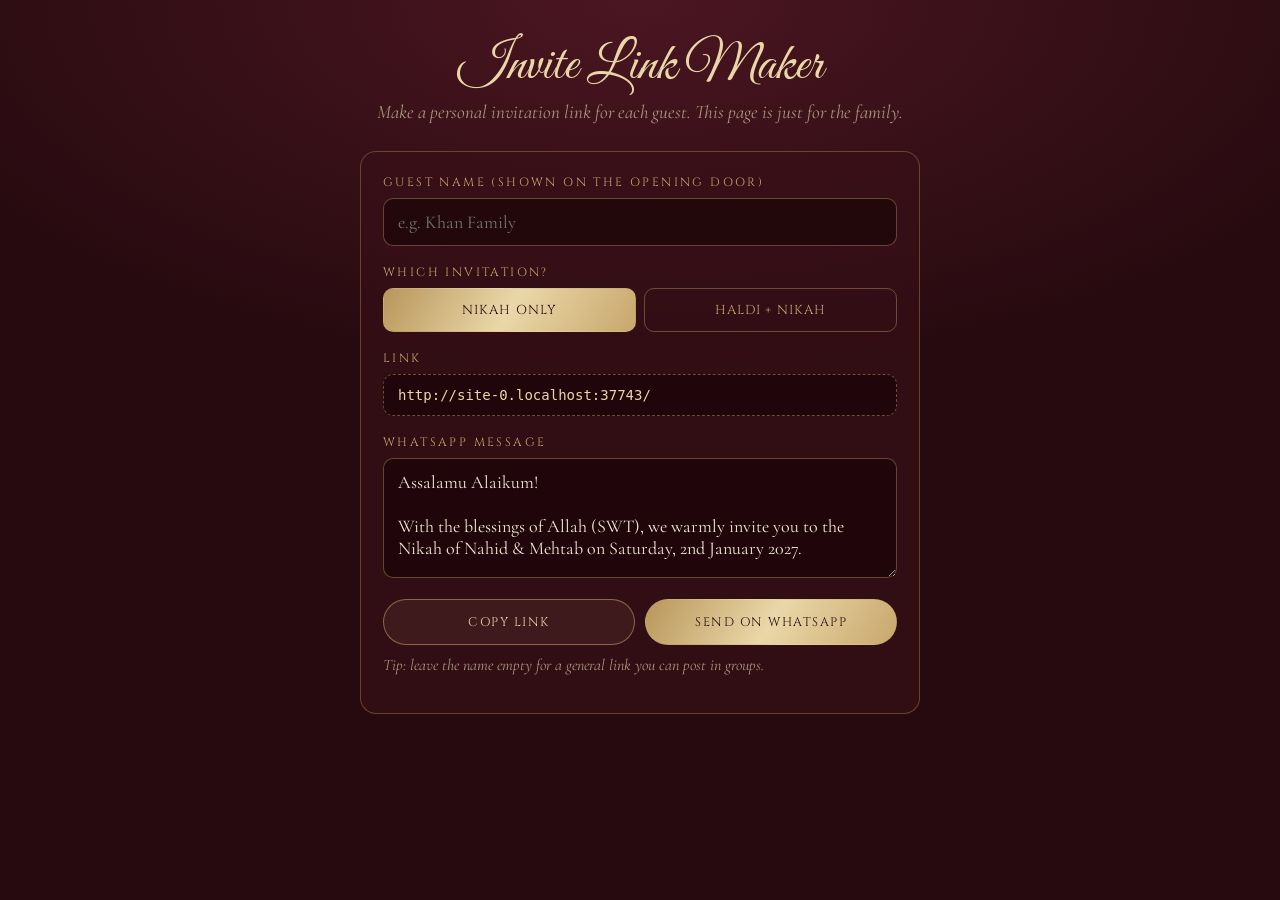
<file: make-link.html>
<!doctype html>
<html lang="en">
<head>
  <meta charset="utf-8">
  <meta name="viewport" content="width=device-width, initial-scale=1">
  <meta name="robots" content="noindex, nofollow">
  <title>Invite Link Maker</title>
  <link rel="icon" href="assets/img/favicon.png">
  <link href="https://fonts.googleapis.com/css2?family=Cinzel:wght@400;500&family=Cormorant+Garamond:ital,wght@0,400;0,600;1,400&family=Great+Vibes&display=swap" rel="stylesheet">
  <style>
    :root { --wine: #260a0f; --wine2: #3a1018; --gold: #c8a76c; --gold2: #ead7a8; --ivory: #f3e9d7; --muted: #a8977d; }
    * { box-sizing: border-box; }
    body {
      margin: 0; min-height: 100vh; padding: 32px 16px 60px;
      font-family: 'Cormorant Garamond', Georgia, serif; font-size: 19px; color: var(--ivory);
      background: radial-gradient(90% 60% at 50% 0%, #4b1621, transparent 70%), var(--wine);
    }
    main { max-width: 560px; margin: 0 auto; }
    h1 { font-family: 'Great Vibes', cursive; font-weight: 400; font-size: 54px; text-align: center; margin: 0; color: var(--gold2); }
    .sub { text-align: center; color: var(--muted); font-style: italic; margin: 0 0 28px; }
    .card { border: 1px solid rgba(200, 167, 108, .35); border-radius: 16px; padding: 22px; background: rgba(58, 16, 24, .6); }
    label { display: block; font-family: Cinzel, serif; font-size: 12px; letter-spacing: .2em; text-transform: uppercase; color: var(--gold); margin: 18px 0 8px; }
    label:first-child { margin-top: 0; }
    input[type=text], textarea {
      width: 100%; padding: 12px 14px; border-radius: 10px; border: 1px solid rgba(200, 167, 108, .4);
      background: rgba(26, 5, 8, .7); color: var(--ivory); font: inherit; font-size: 18px;
    }
    textarea { min-height: 120px; resize: vertical; }
    input:focus, textarea:focus { outline: 2px solid var(--gold2); outline-offset: 1px; }
    .seg { display: grid; grid-template-columns: 1fr 1fr; gap: 8px; }
    .seg input { position: absolute; opacity: 0; pointer-events: none; }
    .seg span {
      display: block; text-align: center; padding: 12px 8px; border-radius: 10px; cursor: pointer;
      border: 1px solid rgba(200, 167, 108, .4); font-family: Cinzel, serif; font-size: 13px; letter-spacing: .08em;
    }
    .seg input:checked + span { background: linear-gradient(120deg, #b8965a, #ead7a8 50%, #c8a76c); color: var(--wine); border-color: transparent; }
    .seg input:focus-visible + span { outline: 2px solid var(--gold2); outline-offset: 2px; }
    .out { word-break: break-all; padding: 12px 14px; border-radius: 10px; background: rgba(26, 5, 8, .7); border: 1px dashed rgba(200, 167, 108, .45); font-family: ui-monospace, Menlo, monospace; font-size: 14px; color: var(--gold2); }
    .row { display: flex; flex-wrap: wrap; gap: 10px; margin-top: 16px; }
    button, .btn {
      flex: 1 1 160px; display: inline-flex; justify-content: center; align-items: center; min-height: 46px; padding: 10px 16px;
      border-radius: 999px; border: 1px solid rgba(200, 167, 108, .55); background: rgba(219, 192, 137, .08);
      color: var(--gold2); font-family: Cinzel, serif; font-size: 12.5px; letter-spacing: .12em; text-transform: uppercase; cursor: pointer; text-decoration: none;
    }
    .primary { background: linear-gradient(120deg, #b8965a, #ead7a8 50%, #c8a76c); color: var(--wine); border-color: transparent; }
    .note { color: var(--muted); font-size: 16px; font-style: italic; margin-top: 10px; }
    .toast { position: fixed; left: 50%; bottom: 24px; transform: translateX(-50%); background: var(--gold2); color: var(--wine); padding: 8px 18px; border-radius: 999px; font-family: Cinzel, serif; font-size: 12px; opacity: 0; transition: opacity .3s; }
    .toast.on { opacity: 1; }
  </style>
</head>
<body>
<main>
  <h1>Invite Link Maker</h1>
  <p class="sub">Make a personal invitation link for each guest. This page is just for the family.</p>

  <div class="card">
    <label for="name">Guest name (shown on the opening door)</label>
    <input id="name" type="text" placeholder="e.g. Khan Family" autocomplete="off">

    <label>Which invitation?</label>
    <div class="seg" role="radiogroup">
      <label style="margin:0"><input type="radio" name="v" value="nikah" checked><span>Nikah only</span></label>
      <label style="margin:0"><input type="radio" name="v" value="haldi"><span>Haldi + Nikah</span></label>
    </div>

    <label>Link</label>
    <div class="out" id="out"></div>

    <label for="msg">WhatsApp message</label>
    <textarea id="msg"></textarea>

    <div class="row">
      <button type="button" id="copy">Copy link</button>
      <a class="btn primary" id="wa" href="#" target="_blank" rel="noopener">Send on WhatsApp</a>
    </div>
    <p class="note">Tip: leave the name empty for a general link you can post in groups.</p>
  </div>
</main>
<div class="toast" id="toast">Copied</div>
<script>
(() => {
  const base = location.href.replace(/make-link\.html.*$/, '').replace(/[?#].*$/, '');
  const $ = (id) => document.getElementById(id);
  let edited = false;
  function link() {
    const p = new URLSearchParams();
    const n = $('name').value.trim();
    if (document.querySelector('input[name=v]:checked').value === 'haldi') p.set('haldi', '');
    if (n) p.set('to', n);
    const q = p.toString().replace('haldi=', 'haldi');
    return base + (q ? '?' + q : '');
  }
  function defaultMsg(url) {
    const n = $('name').value.trim();
    const haldi = document.querySelector('input[name=v]:checked').value === 'haldi';
    return `Assalamu Alaikum${n ? ' ' + n : ''}!\n\nWith the blessings of Allah (SWT), we warmly invite you to ${haldi ? 'the Haldi and ' : ''}the Nikah of Nahid & Mehtab on Saturday, 2nd January 2027.\n\nPlease open your invitation:\n${url}\n\n— Ahmed Family`;
  }
  function update() {
    const url = link();
    $('out').textContent = url;
    if (!edited) $('msg').value = defaultMsg(url);
    else $('msg').value = $('msg').value.replace(/https?:\/\/\S+/, url);
    $('wa').href = 'https://wa.me/?text=' + encodeURIComponent($('msg').value);
  }
  $('name').addEventListener('input', update);
  document.querySelectorAll('input[name=v]').forEach((r) => r.addEventListener('change', update));
  $('msg').addEventListener('input', () => { edited = true; $('wa').href = 'https://wa.me/?text=' + encodeURIComponent($('msg').value); });
  $('copy').addEventListener('click', async () => {
    try { await navigator.clipboard.writeText(link()); } catch (e) { prompt('Copy this link:', link()); return; }
    $('toast').classList.add('on'); setTimeout(() => $('toast').classList.remove('on'), 1600);
  });
  update();
})();
</script>
</body>
</html>
</file>
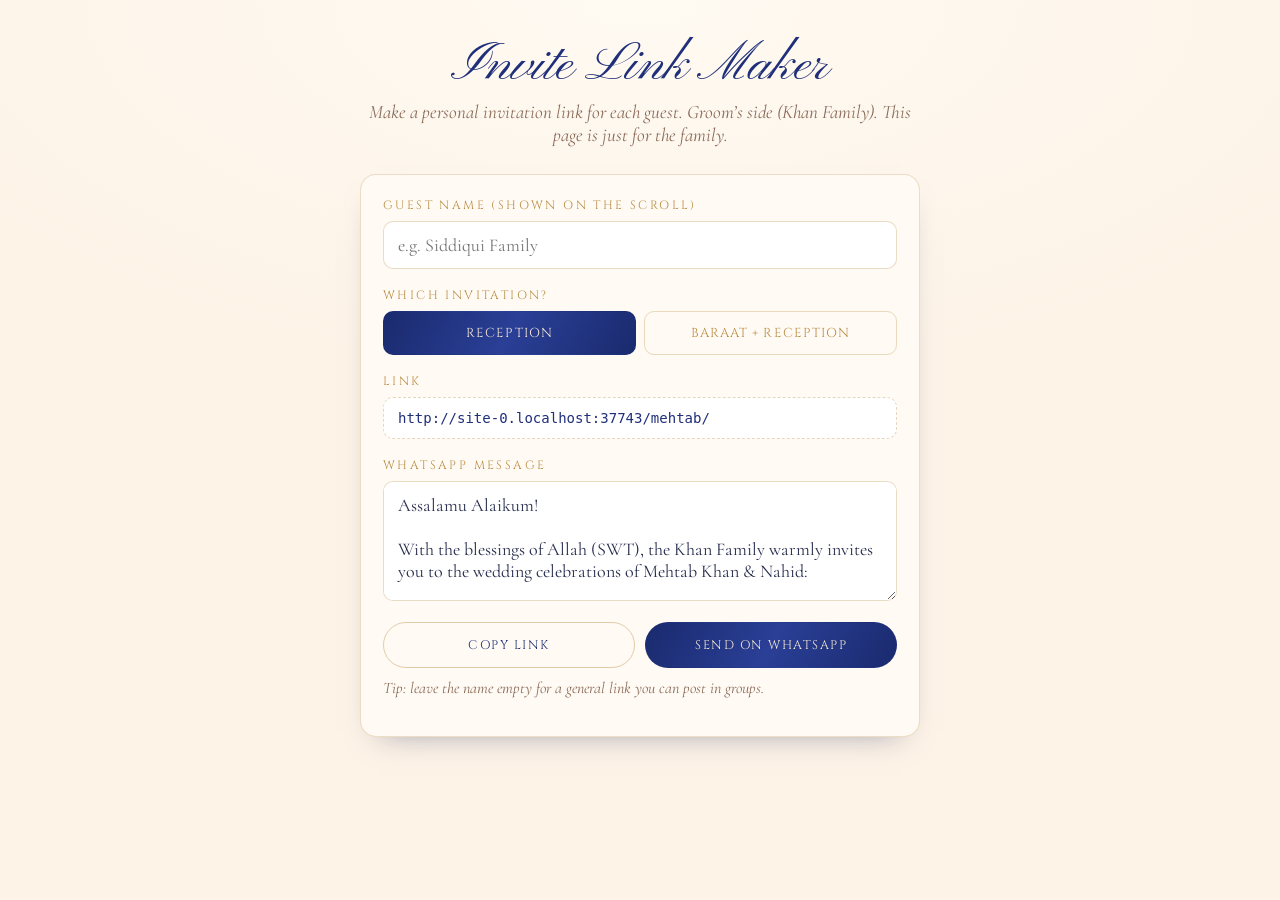
<file: mehtab/make-link.html>
<!doctype html>
<html lang="en">
<head>
  <meta charset="utf-8">
  <meta name="viewport" content="width=device-width, initial-scale=1">
  <meta name="robots" content="noindex, nofollow">
  <title>Invite Link Maker</title>
  <link rel="icon" href="../assets/img/favicon.png">
  <link href="https://fonts.googleapis.com/css2?family=Cinzel:wght@400;500&family=Cormorant+Garamond:ital,wght@0,400;0,600;1,400&family=Pinyon+Script&display=swap" rel="stylesheet">
  <style>
    :root { --wine: #111d52; --wine2: #1a2a6e; --gold: #b98d45; --gold2: #1f2f7a; --ivory: #262c4d; --muted: #8a6a58; }
    * { box-sizing: border-box; }
    body {
      margin: 0; min-height: 100vh; padding: 32px 16px 60px;
      font-family: 'Cormorant Garamond', Georgia, serif; font-size: 19px; color: var(--ivory);
      background: radial-gradient(90% 60% at 50% 0%, #fffaf2, transparent 70%), #fdf3e7;
    }
    main { max-width: 560px; margin: 0 auto; }
    h1 { font-family: 'Pinyon Script', cursive; font-weight: 400; font-size: 54px; text-align: center; margin: 0; color: var(--gold2); }
    .sub { text-align: center; color: var(--muted); font-style: italic; margin: 0 0 28px; }
    .card { border: 1px solid rgba(200, 167, 108, .35); border-radius: 16px; padding: 22px; background: #fffaf3; box-shadow: 0 14px 30px -20px rgba(30, 40, 90, .5); }
    label { display: block; font-family: Cinzel, serif; font-size: 12px; letter-spacing: .2em; text-transform: uppercase; color: var(--gold); margin: 18px 0 8px; }
    label:first-child { margin-top: 0; }
    input[type=text], textarea {
      width: 100%; padding: 12px 14px; border-radius: 10px; border: 1px solid rgba(200, 167, 108, .4);
      background: #fff; color: var(--ivory); font: inherit; font-size: 18px;
    }
    textarea { min-height: 120px; resize: vertical; }
    input:focus, textarea:focus { outline: 2px solid var(--gold2); outline-offset: 1px; }
    .seg { display: grid; grid-template-columns: 1fr 1fr; gap: 8px; }
    .seg span { height: 100%; display: flex !important; align-items: center; justify-content: center; }
    .seg input { position: absolute; opacity: 0; pointer-events: none; }
    .seg span {
      display: block; text-align: center; padding: 12px 8px; border-radius: 10px; cursor: pointer;
      border: 1px solid rgba(200, 167, 108, .4); font-family: Cinzel, serif; font-size: 13px; letter-spacing: .08em;
    }
    .seg input:checked + span { background: linear-gradient(120deg, #1a2a6e, #2a3f96 50%, #1a2a6e); color: #f8ead4; border-color: transparent; }
    .seg input:focus-visible + span { outline: 2px solid var(--gold2); outline-offset: 2px; }
    .out { word-break: break-all; padding: 12px 14px; border-radius: 10px; background: #fff; border: 1px dashed rgba(200, 167, 108, .45); font-family: ui-monospace, Menlo, monospace; font-size: 14px; color: var(--gold2); }
    .row { display: flex; flex-wrap: wrap; gap: 10px; margin-top: 16px; }
    button, .btn {
      flex: 1 1 160px; display: inline-flex; justify-content: center; align-items: center; min-height: 46px; padding: 10px 16px;
      border-radius: 999px; border: 1px solid rgba(200, 167, 108, .55); background: transparent;
      color: var(--gold2); font-family: Cinzel, serif; font-size: 12.5px; letter-spacing: .12em; text-transform: uppercase; cursor: pointer; text-decoration: none;
    }
    .primary { background: linear-gradient(120deg, #1a2a6e, #2a3f96 50%, #1a2a6e); color: #f8ead4; border-color: transparent; }
    .note { color: var(--muted); font-size: 16px; font-style: italic; margin-top: 10px; }
    .toast { position: fixed; left: 50%; bottom: 24px; transform: translateX(-50%); background: var(--wine); color: #f8ead4; padding: 8px 18px; border-radius: 999px; font-family: Cinzel, serif; font-size: 12px; opacity: 0; transition: opacity .3s; }
    .toast.on { opacity: 1; }
  </style>
</head>
<body>
<main>
  <h1>Invite Link Maker</h1>
  <p class="sub">Make a personal invitation link for each guest. Groom’s side (Khan Family). This page is just for the family.</p>

  <div class="card">
    <label for="name">Guest name (shown on the scroll)</label>
    <input id="name" type="text" placeholder="e.g. Siddiqui Family" autocomplete="off">

    <label>Which invitation?</label>
    <div class="seg" role="radiogroup">
      <label style="margin:0"><input type="radio" name="v" value="reception" checked><span>Reception</span></label>
      <label style="margin:0"><input type="radio" name="v" value="baraat"><span>Baraat + Reception</span></label>
    </div>

    <label>Link</label>
    <div class="out" id="out"></div>

    <label for="msg">WhatsApp message</label>
    <textarea id="msg"></textarea>

    <div class="row">
      <button type="button" id="copy">Copy link</button>
      <a class="btn primary" id="wa" href="#" target="_blank" rel="noopener">Send on WhatsApp</a>
    </div>
    <p class="note">Tip: leave the name empty for a general link you can post in groups.</p>
  </div>
</main>
<div class="toast" id="toast">Copied</div>
<script>
(() => {
  const base = location.href.replace(/make-link\.html.*$/, '').replace(/[?#].*$/, '');
  const $ = (id) => document.getElementById(id);
  let edited = false;
  function link() {
    const p = new URLSearchParams();
    const n = $('name').value.trim();
    if (document.querySelector('input[name=v]:checked').value === 'baraat') p.set('baraat', '');
    if (n) p.set('to', n);
    const q = p.toString().replace('baraat=', 'baraat');
    return base + (q ? '?' + q : '');
  }
  function defaultMsg(url) {
    const n = $('name').value.trim();
    const baraat = document.querySelector('input[name=v]:checked').value === 'baraat';
    return `Assalamu Alaikum${n ? ' ' + n : ''}!\n\nWith the blessings of Allah (SWT), the Khan Family warmly invites you to the wedding celebrations of Mehtab Khan & Nahid:\n\n${baraat ? '• Baraat — Saturday, 2nd January 2027, 7:00 PM\n' : ''}• Reception — Wednesday, 6th January 2027, 1:00 PM\n\nPlease open your invitation:\n${url}\n\n— Khan Family`;
  }
  function update() {
    const url = link();
    $('out').textContent = url;
    if (!edited) $('msg').value = defaultMsg(url);
    else $('msg').value = $('msg').value.replace(/https?:\/\/\S+/, url);
    $('wa').href = 'https://wa.me/?text=' + encodeURIComponent($('msg').value);
  }
  $('name').addEventListener('input', update);
  document.querySelectorAll('input[name=v]').forEach((r) => r.addEventListener('change', update));
  $('msg').addEventListener('input', () => { edited = true; $('wa').href = 'https://wa.me/?text=' + encodeURIComponent($('msg').value); });
  $('copy').addEventListener('click', async () => {
    try { await navigator.clipboard.writeText(link()); } catch (e) { prompt('Copy this link:', link()); return; }
    $('toast').classList.add('on'); setTimeout(() => $('toast').classList.remove('on'), 1600);
  });
  update();
})();
</script>
</body>
</html>
</file>
<file: css/style.css>
/* =========================================================
   Nahid & Mehtab · Nikah Invitation
   Palette: deep wine velvet · champagne & antique gold · ivory
   ========================================================= */

:root {
  --wine-950: #1a0508;
  --wine-900: #260a0f;
  --wine-850: #2f0c13;
  --wine-800: #3a1018;
  --wine-700: #4b1621;
  --wine-600: #5f1f2b;

  --gold-100: #f6ecd2;
  --gold-200: #ead7a8;
  --gold-300: #dbc089;
  --gold-400: #c8a76c;
  --gold-500: #a9884f;
  --gold-600: #7d6235;

  --ivory: #f3e9d7;
  --ivory-2: #d8c8ae;
  --ivory-3: #a8977d;
  --rose: #c99590;
  --haldi: #d1a14f;

  --ff-script: 'Great Vibes', 'Segoe Script', cursive;
  --ff-display: 'Cinzel', 'Trajan Pro', Georgia, serif;
  --ff-body: 'Cormorant Garamond', Garamond, Georgia, serif;

  --ease: cubic-bezier(.22, .8, .24, 1);
  --ease-soft: cubic-bezier(.45, .05, .25, 1);
  --gutter: 20px;
  --maxw: 560px;
  --sec-pad: 92px;

  --gold-text: linear-gradient(100deg, #a9884f 0%, #ead7a8 28%, #f6ecd2 40%, #c8a76c 58%, #ead7a8 78%, #a9884f 100%);
}

*, *::before, *::after { box-sizing: border-box; }
html { -webkit-text-size-adjust: 100%; scroll-behavior: smooth; }
html, body { margin: 0; }
body {
  font-family: var(--ff-body);
  font-size: 19px;
  line-height: 1.55;
  color: var(--ivory-2);
  background: var(--wine-900);
  overflow-x: hidden;
  -webkit-font-smoothing: antialiased;
}
body.is-locked { overflow: hidden; height: 100svh; }
img { max-width: 100%; display: block; }
p { margin: 0; }
a { color: inherit; }
button { font: inherit; color: inherit; }
[hidden] { display: none !important; }

/* ---------- ambient background ---------- */
.ambient {
  position: fixed; inset: 0; z-index: -2; pointer-events: none;
  background:
    radial-gradient(120% 70% at 50% 0%, rgba(120, 36, 48, .55), transparent 60%),
    radial-gradient(90% 60% at 50% 110%, rgba(110, 30, 42, .5), transparent 60%),
    linear-gradient(180deg, var(--wine-850), var(--wine-900) 40%, var(--wine-950));
}
.ambient::before { /* faint jaali lattice */
  content: ""; position: absolute; inset: 0; opacity: .05;
  background-image: url("data:image/svg+xml,%3Csvg xmlns='http://www.w3.org/2000/svg' width='80' height='80' viewBox='0 0 80 80'%3E%3Cg fill='none' stroke='%23ead7a8' stroke-width='1'%3E%3Cpath d='M40 6l9.9 9.9h14v14L74 40l-9.9 9.9v14h-14L40 74l-9.9-9.9h-14v-14L6 40l9.9-9.9v-14h14z'/%3E%3Ccircle cx='40' cy='40' r='9'/%3E%3Cpath d='M0 0l16 16M80 0L64 16M0 80l16-16M80 80L64 64'/%3E%3C/g%3E%3C/svg%3E");
  background-size: 80px 80px;
}
.ambient::after { /* velvet grain */
  content: ""; position: absolute; inset: 0; opacity: .22; mix-blend-mode: overlay;
  background-image: url("data:image/svg+xml,%3Csvg xmlns='http://www.w3.org/2000/svg' width='220' height='220'%3E%3Cfilter id='n'%3E%3CfeTurbulence type='fractalNoise' baseFrequency='.85' numOctaves='2' stitchTiles='stitch'/%3E%3CfeColorMatrix values='0 0 0 0 .5 0 0 0 0 .3 0 0 0 0 .3 0 0 0 .9 0'/%3E%3C/filter%3E%3Crect width='100%25' height='100%25' filter='url(%23n)'/%3E%3C/svg%3E");
}
.dust { position: fixed; inset: 0; width: 100%; height: 100%; z-index: 40; pointer-events: none; }
.petals { position: fixed; inset: 0; z-index: 41; pointer-events: none; overflow: hidden; }

/* ---------- shared type ---------- */
.script { font-family: var(--ff-script); font-weight: 400; }
.kicker {
  font-family: var(--ff-display);
  font-size: 12.5px; letter-spacing: .32em; text-transform: uppercase;
  color: var(--gold-400);
  margin-bottom: 10px;
}
.title, .nikah__title {
  font-family: var(--ff-display); font-weight: 500;
  font-size: clamp(26px, 7vw, 36px); line-height: 1.2; letter-spacing: .04em;
  margin: 0;
}
.title, .nikah__title, .script, .name, .tl__time, .venue__name, .lantern__num {
  background: var(--gold-text); background-size: 220% 100%;
  -webkit-background-clip: text; background-clip: text; color: transparent;
  animation: goldShift 9s ease-in-out infinite alternate;
}
@keyframes goldShift { from { background-position: 0% 50%; } to { background-position: 100% 50%; } }

.divider {
  display: block; width: 210px; height: 22px; margin: 18px auto 22px;
  stroke: var(--gold-400); stroke-width: 1.2; fill: var(--gold-400);
}
.divider use { stroke-dasharray: 1; stroke-dashoffset: 0; }
.js .divider[data-reveal="draw"] use { stroke-dashoffset: 1; transition: stroke-dashoffset 2.2s var(--ease-soft); }
.js .divider[data-reveal="draw"].is-in use { stroke-dashoffset: 0; }

.sec { position: relative; padding: var(--sec-pad) var(--gutter); }
.wrap { position: relative; max-width: var(--maxw); margin: 0 auto; text-align: center; }

/* ---------- buttons ---------- */
.btn-row { display: flex; flex-wrap: wrap; justify-content: center; gap: 12px; margin-top: 28px; }
.btn {
  display: inline-flex; align-items: center; justify-content: center; gap: 8px;
  min-height: 46px; padding: 11px 22px;
  border-radius: 999px; border: 1px solid rgba(219, 192, 137, .55);
  font-family: var(--ff-display); font-size: 12.5px; letter-spacing: .14em; text-transform: uppercase;
  text-decoration: none; cursor: pointer; background: rgba(219, 192, 137, .06);
  color: var(--gold-200);
  transition: transform .35s var(--ease), background .35s, color .35s, box-shadow .35s, border-color .35s;
  -webkit-tap-highlight-color: transparent;
}
.btn svg { width: 17px; height: 17px; flex: none; }
.btn:hover { background: rgba(219, 192, 137, .14); border-color: var(--gold-300); transform: translateY(-2px); }
.btn:active { transform: translateY(0) scale(.98); }
.btn:focus-visible, .seal:focus-visible, .music:focus-visible { outline: 2px solid var(--gold-200); outline-offset: 3px; }
.btn--gold {
  color: var(--wine-900); border-color: transparent;
  background: linear-gradient(120deg, #b8965a, #ead7a8 45%, #c8a76c 75%, #a9884f);
  background-size: 200% 100%;
  box-shadow: 0 6px 24px -10px rgba(234, 215, 168, .55);
}
.btn--gold:hover { background-position: 100% 0; background-color: transparent; color: var(--wine-950); box-shadow: 0 10px 30px -10px rgba(234, 215, 168, .7); }
.btn--sm { min-height: 40px; padding: 8px 16px; font-size: 11.5px; }

/* =========================================================
   GATE
   ========================================================= */
.gate {
  position: fixed; inset: 0; z-index: 100;
  display: grid; place-items: center;
  background:
    radial-gradient(60% 50% at 50% 50%, rgba(140, 50, 50, .25), transparent 70%),
    var(--wine-950);
  transition: opacity 1.2s var(--ease-soft) .9s, visibility 0s 2.1s;
}
html:not(.js) .gate { display: none; }
html:not(.js) body.is-locked { overflow: auto; height: auto; }
.gate__stage {
  position: relative;
  width: min(100vw, calc(100svh * .5625));
  height: 100svh;
  perspective: 1800px;
  overflow: hidden;
  box-shadow: 0 0 120px rgba(0, 0, 0, .6);
}
.gate__behind {
  position: absolute; inset: 0;
  background: url("../assets/img/card.jpg") center / cover no-repeat;
  filter: brightness(.55);
  transform: scale(1.08);
  transition: transform 2.4s var(--ease), filter 2s;
}
.door {
  position: absolute; top: 0; bottom: 0; width: 50.2%;
  transform-style: preserve-3d;
  transition: transform 2s cubic-bezier(.6, .02, .2, 1) .15s;
  filter: drop-shadow(0 0 18px rgba(0, 0, 0, .55));
  will-change: transform;
}
.door::before {
  content: ""; position: absolute; inset: 0;
  background: url("../assets/img/door.webp") right center / auto 100% no-repeat;
  filter: saturate(.82) brightness(.96) sepia(.12);
}
.door--l { left: 0; transform-origin: left center; }
.door--r { right: 0; transform-origin: right center; }
.door--r::before { transform: scaleX(-1); }
.gate__light {
  position: absolute; inset: 0; pointer-events: none; opacity: 0;
  background: radial-gradient(40% 55% at 50% 50%, rgba(255, 232, 186, .55), rgba(255, 210, 150, .12) 45%, transparent 70%);
  transition: opacity 1.4s var(--ease-soft);
}
.gate__content {
  position: absolute; inset: 0; z-index: 2;
  display: flex; flex-direction: column; align-items: center; justify-content: center; gap: 14px;
  text-align: center; padding: 0 24px;
  transition: opacity .6s var(--ease-soft), transform .8s var(--ease);
}
.gate__content::before { /* arched plaque so text reads over the lattice */
  content: ""; position: absolute; left: 50%; top: 50%; width: min(290px, 78%); height: 400px;
  transform: translate(-50%, -50%);
  border-radius: 145px 145px 16px 16px;
  background:
    radial-gradient(120% 70% at 50% 30%, rgba(95, 31, 43, .55), transparent 70%),
    rgba(26, 5, 8, .94);
  border: 1px solid rgba(219, 192, 137, .55);
  box-shadow: inset 0 0 0 6px rgba(26, 5, 8, .9), inset 0 0 0 7px rgba(219, 192, 137, .25), 0 20px 60px rgba(0, 0, 0, .7);
  z-index: -1;
  opacity: 0; animation: fadeIn 1s ease .1s forwards;
}
.gate__eyebrow {
  font-family: var(--ff-display); font-size: 11px; letter-spacing: .5em; text-transform: uppercase; color: var(--gold-300);
  opacity: 0; animation: fadeUp 1.2s var(--ease) .3s forwards;
}
.gate__hello {
  font-family: var(--ff-script); font-size: clamp(32px, 9vw, 40px); line-height: 1.15; color: var(--gold-100);
  text-shadow: 0 2px 18px rgba(0, 0, 0, .7);
  max-width: 220px;
  opacity: 0; animation: fadeUp 1.2s var(--ease) .55s forwards;
}
.gate__sub {
  margin-top: -8px; font-style: italic; font-size: 17px; color: var(--ivory-2);
  opacity: 0; animation: fadeUp 1.2s var(--ease) .75s forwards;
}
.gate__tap {
  font-family: var(--ff-display); font-size: 11.5px; letter-spacing: .38em; text-transform: uppercase; color: var(--gold-200);
  opacity: 0; animation: fadeUp 1s var(--ease) 1.1s forwards, breathe 2.4s ease-in-out 2.1s infinite;
}
.seal {
  position: relative; width: 112px; height: 112px; margin: 8px 0 4px;
  border: 0; border-radius: 50%; cursor: pointer; padding: 0;
  background:
    radial-gradient(circle at 35% 30%, #7c2232, #4a0f1a 55%, #2c070d 100%);
  box-shadow:
    0 0 0 2px rgba(219, 192, 137, .75),
    0 0 0 7px rgba(42, 8, 14, .9),
    0 0 0 8px rgba(219, 192, 137, .4),
    0 12px 40px rgba(0, 0, 0, .6),
    0 0 50px rgba(234, 200, 140, .22);
  display: grid; place-items: center;
  opacity: 0; animation: sealIn 1.2s var(--ease) .8s forwards;
  transition: transform .5s var(--ease), opacity .6s;
  -webkit-tap-highlight-color: transparent;
}
.seal img { width: 44%; height: auto; filter: drop-shadow(0 1px 1px rgba(0, 0, 0, .6)); }
.seal__ring {
  position: absolute; inset: -16px; border-radius: 50%;
  border: 1px solid rgba(234, 215, 168, .45);
  animation: ripple 2.6s ease-out 2s infinite;
}
.seal:hover { transform: scale(1.05); }
@keyframes sealIn { from { opacity: 0; transform: scale(.6) rotate(-20deg); } to { opacity: 1; transform: none; } }
@keyframes ripple { 0% { transform: scale(.85); opacity: .9; } 100% { transform: scale(1.5); opacity: 0; } }
@keyframes fadeUp { from { opacity: 0; transform: translateY(14px); } to { opacity: 1; transform: none; } }
@keyframes breathe { 0%, 100% { opacity: 1; } 50% { opacity: .45; } }

.gate.is-opening .door--l { transform: rotateY(-108deg); }
.gate.is-opening .door--r { transform: rotateY(108deg); }
.gate.is-opening .gate__content { opacity: 0; transform: scale(.92); }
.gate.is-opening .gate__light { opacity: 1; }
.gate.is-opening .gate__behind { transform: scale(1); filter: brightness(.9); }
.gate.is-opening { opacity: 0; visibility: hidden; }

/* =========================================================
   HERO CARD
   ========================================================= */
.hero {
  position: relative; min-height: 100svh;
  display: flex; flex-direction: column; align-items: center; justify-content: center;
  padding: 0 0 40px;
  overflow: hidden;
}
.card {
  position: relative;
  width: min(100vw, 480px, calc(100svh * .5625));
  aspect-ratio: 9 / 16;
  container-type: inline-size;
  box-shadow: 0 30px 80px -20px rgba(0, 0, 0, .7), 0 0 0 1px rgba(219, 192, 137, .15);
  transform-style: preserve-3d;
  transition: transform .6s var(--ease);
}
@media (min-width: 520px) { .card { border-radius: 6px; overflow: hidden; } }
.card__bg {
  position: absolute; inset: 0;
  background: url("../assets/img/card.jpg") center / 100% 100% no-repeat;
}
.card__content {
  position: absolute; inset: 0;
  display: flex; flex-direction: column; align-items: center;
  padding: 22cqw 15cqw 0;
  text-align: center;
}
.card__bismillah { width: 50cqw; height: auto; }
.card__trans {
  margin-top: 2.4cqw;
  font-size: 3.4cqw; line-height: 1.35; font-style: italic; color: var(--ivory-2);
}
.card__divider { width: 46cqw; height: 4.6cqw; margin: 3.6cqw auto 3.2cqw; }
.card__kicker {
  font-family: var(--ff-display); font-size: 2.9cqw; letter-spacing: .4em; text-transform: uppercase;
  color: var(--gold-300); padding-left: .4em;
}
.card__names { margin: 1cqw 0 0; font-weight: 400; line-height: 1; display: flex; flex-direction: column; align-items: center; }
.name {
  display: block; font-family: var(--ff-script); font-size: 16cqw; line-height: 1.05;
  padding: 0 4cqw;
  filter: drop-shadow(0 .5cqw 1.4cqw rgba(0, 0, 0, .45));
  /* extra room so the tall N / M loops are not cut off (no change to layout) */
  padding-top: .22em; margin-top: -.22em;
}
.card__with {
  font-family: var(--ff-body); font-style: italic; font-size: 4.4cqw; color: var(--ivory-2);
  margin: -.5cqw 0 -.5cqw;
}
.card__date {
  position: relative; margin-top: 3.4cqw; padding: 2cqw 5cqw 2.2cqw;
  display: flex; flex-direction: column; align-items: center;
}
.card__date::before, .card__date::after { /* fine gold rules above & below */
  content: ""; position: absolute; left: 8%; right: 8%; height: 1px;
  background: linear-gradient(90deg, transparent, var(--gold-300), transparent);
}
.card__date::before { top: 0; }
.card__date::after { bottom: 0; }
.card__day {
  font-family: var(--ff-display); font-size: 3.1cqw; letter-spacing: .5em; padding-left: .5em;
  text-transform: uppercase; color: var(--gold-200);
}
.card__dd {
  font-family: var(--ff-display); font-weight: 600; font-size: 6.6cqw; letter-spacing: .06em; line-height: 1.2;
  white-space: nowrap;
  background: linear-gradient(100deg, #b8924f 0%, #ead7a8 30%, #fffaf0 46%, #fff 50%, #fffaf0 54%, #ead7a8 70%, #b8924f 100%);
  background-size: 250% 100%;
  -webkit-background-clip: text; background-clip: text; color: transparent;
  animation: dateShine 3.6s ease-in-out infinite, dateGlow 3.6s ease-in-out infinite;
}
@keyframes dateShine { 0% { background-position: 120% 0; } 60%, 100% { background-position: -20% 0; } }
@keyframes dateGlow {
  0%, 100% { filter: drop-shadow(0 0 .6cqw rgba(255, 220, 150, .25)); }
  40% { filter: drop-shadow(0 0 2.2cqw rgba(255, 225, 160, .65)); }
}
.sparkles { position: absolute; inset: -3cqw -2cqw; pointer-events: none; }
.sparkles i {
  position: absolute; width: var(--sz, 3cqw); height: var(--sz, 3cqw);
  background: radial-gradient(circle, #fff 0%, #fff4d6 35%, #e8c987 70%);
  clip-path: polygon(50% 0, 60% 40%, 100% 50%, 60% 60%, 50% 100%, 40% 60%, 0 50%, 40% 40%);
  filter: drop-shadow(0 0 4px #fff3cf);
  opacity: 0;
  animation: twinkleStar var(--tw, 2.4s) ease-in-out var(--td, 0s) infinite;
}
.sparkles i:nth-child(1) { left: 2%;  top: 30%; --sz: 3.4cqw; --td: .2s; }
.sparkles i:nth-child(2) { left: 18%; top: -4%; --sz: 2.2cqw; --td: 1.1s; --tw: 2s; }
.sparkles i:nth-child(3) { left: 46%; top: -10%; --sz: 2.6cqw; --td: 1.8s; }
.sparkles i:nth-child(4) { right: 16%; top: -2%; --sz: 2cqw; --td: .6s; --tw: 2.1s; }
.sparkles i:nth-child(5) { right: 1%; top: 42%; --sz: 3.6cqw; --td: 1.4s; --tw: 2.7s; }
.sparkles i:nth-child(6) { left: 30%; bottom: -6%; --sz: 2cqw; --td: 2.2s; }
.sparkles i:nth-child(7) { right: 28%; bottom: -8%; --sz: 2.4cqw; --td: .9s; --tw: 2.2s; }
@keyframes twinkleStar {
  0%, 100% { opacity: 0; transform: scale(.2) rotate(0deg); }
  45% { opacity: 1; transform: scale(1) rotate(45deg); }
  70% { opacity: 0; transform: scale(.4) rotate(90deg); }
}
.monogram {
  position: relative;
  aspect-ratio: 272 / 410;
  background: url("../assets/img/monogram.webp") center / contain no-repeat;
  filter: drop-shadow(0 0 12px rgba(234, 200, 140, .25));
  animation: monoGlow 4.5s ease-in-out infinite;
}
.monogram::after { /* travelling shine, masked to the monogram */
  content: ""; position: absolute; inset: 0;
  background: linear-gradient(115deg, transparent 35%, rgba(255, 246, 220, .9) 50%, transparent 65%) -150% 0 / 250% 100% no-repeat;
  -webkit-mask: url("../assets/img/monogram.webp") center / contain no-repeat;
          mask: url("../assets/img/monogram.webp") center / contain no-repeat;
  animation: shine 5.5s ease-in-out 1.5s infinite;
  mix-blend-mode: soft-light;
}
@keyframes shine { 0% { background-position: 150% 0; } 45%, 100% { background-position: -150% 0; } }
@keyframes monoGlow { 0%, 100% { filter: drop-shadow(0 0 8px rgba(234, 200, 140, .18)); } 50% { filter: drop-shadow(0 0 18px rgba(234, 200, 140, .42)); } }
.card__mono { width: 15cqw; margin-top: 4cqw; }

/* hero entrance (runs after the gate opens) */
.js .card__bismillah { clip-path: inset(0 0 0 100%); }
.js .card__trans, .js .card__kicker, .js .card__with, .js .card__date, .js .card__mono, .js .scroll-cue { opacity: 0; }
.js .card__divider use { stroke-dashoffset: 1; }
.js .name { clip-path: inset(-30% 100% -30% -10%); }
.hero-in .card__bismillah { animation: wipeRTL 2s var(--ease-soft) .2s forwards; }
.hero-in .card__trans { animation: fadeUp 1.2s var(--ease) 1.2s forwards; }
.hero-in .card__divider use { transition: stroke-dashoffset 2s var(--ease-soft) 1.5s; stroke-dashoffset: 0; }
.hero-in .card__kicker { animation: fadeUp 1s var(--ease) 1.9s forwards; }
.hero-in .name--1 { animation: write 1.9s var(--ease-soft) 2.2s forwards; }
.hero-in .card__with { animation: fadeIn 1s ease 3.6s forwards; }
.hero-in .name--2 { animation: write 1.9s var(--ease-soft) 3.9s forwards; }
.hero-in .card__date { animation: fadeUp 1.1s var(--ease) 5.4s forwards; }
.hero-in .card__mono { animation: monoIn 1.6s var(--ease) 5.8s forwards, monoGlow 4.5s ease-in-out 7.4s infinite; }
.hero-in .scroll-cue { animation: fadeIn 1s ease 6.8s forwards; }
@keyframes wipeRTL { to { clip-path: inset(0 0 0 0); } }
@keyframes write { to { clip-path: inset(-30% -10% -30% -10%); } }
@keyframes fadeIn { to { opacity: 1; } }
@keyframes monoIn { from { opacity: 0; transform: scale(.7) translateY(10px); filter: blur(6px); } to { opacity: 1; transform: none; filter: blur(0); } }

.hero__lanterns {
  position: absolute; top: -2%; width: 46vw; max-width: 560px; opacity: .55; pointer-events: none;
  display: none;
  transform-origin: 50% 0;
  animation: sway 9s ease-in-out infinite alternate;
}
.hero__lanterns--l { left: -6vw; }
.hero__lanterns--r { right: -6vw; transform: scaleX(-1); animation-name: swayR; }
@media (min-width: 900px) { .hero__lanterns { display: block; } }
@keyframes sway { from { transform: rotate(-.8deg); } to { transform: rotate(.8deg); } }
@keyframes swayR { from { transform: scaleX(-1) rotate(-.8deg); } to { transform: scaleX(-1) rotate(.8deg); } }

.scroll-cue {
  position: absolute; bottom: 14px; left: 50%; transform: translateX(-50%);
  display: flex; flex-direction: column; align-items: center; gap: 6px;
  font-family: var(--ff-display); font-size: 10.5px; letter-spacing: .4em; text-transform: uppercase;
  color: var(--gold-200); text-decoration: none; padding-left: .4em;
  text-shadow: 0 1px 8px rgba(0, 0, 0, .8);
}
.scroll-cue i {
  width: 1px; height: 34px; background: linear-gradient(var(--gold-300), transparent);
  animation: drip 2.2s ease-in-out infinite;
  transform-origin: top;
}
@keyframes drip { 0% { transform: scaleY(0); opacity: 1; } 60% { transform: scaleY(1); opacity: 1; } 100% { transform: scaleY(1); opacity: 0; } }

/* =========================================================
   REVEAL SYSTEM
   ========================================================= */
.js [data-reveal] {
  opacity: 0;
  transition: opacity 1.1s var(--ease), transform 1.2s var(--ease), filter 1.1s var(--ease);
  transition-delay: calc(var(--d, 0) * 1ms);
}
.js [data-reveal="up"] { transform: translateY(28px); }
.js [data-reveal="left"] { transform: translateX(-46px); }
.js [data-reveal="right"] { transform: translateX(46px); }
.js [data-reveal="zoom"] { transform: scale(.9); filter: blur(4px); }
.js [data-reveal="blur"] { filter: blur(12px); transform: scale(1.04); }
.js [data-reveal="rise"] { transform: translateY(60px); }
.js [data-reveal="draw"] { opacity: 1; }
.js [data-reveal="stagger"] { opacity: 1; }
.js [data-reveal].is-in { opacity: 1; transform: none; filter: none; }

/* =========================================================
   VERSE
   ========================================================= */
.verse { padding-top: 70px; }
.panel {
  position: relative; padding: 54px 30px 44px;
  background: linear-gradient(180deg, rgba(75, 22, 33, .55), rgba(38, 10, 15, .55));
  border: 1px solid rgba(200, 167, 108, .35);
  box-shadow: inset 0 0 0 6px rgba(26, 5, 8, .35), inset 0 0 0 7px rgba(200, 167, 108, .18), 0 30px 60px -30px rgba(0, 0, 0, .7);
}
.corner {
  position: absolute; width: 86px; height: 95px; pointer-events: none;
  background: url("../assets/img/corner.webp") left top / contain no-repeat;
  opacity: .85;
}
.corner--tl { top: -6px; left: -6px; }
.corner--tr { top: -6px; right: -6px; transform: scaleX(-1); }
.corner--bl { bottom: -6px; left: -6px; transform: scaleY(-1); }
.corner--br { bottom: -6px; right: -6px; transform: scale(-1, -1); }
.crest { width: 34px; height: 34px; fill: var(--gold-300); margin: 0 auto 18px; display: block; opacity: .9; }
.verse__text {
  margin: 0; font-size: clamp(20px, 5.4vw, 24px); line-height: 1.6; font-style: italic; color: var(--ivory);
}
.verse__text .w {
  display: inline-block; opacity: .08; filter: blur(3px); transform: translateY(6px);
  transition: opacity .9s var(--ease), filter .9s var(--ease), transform .9s var(--ease);
  transition-delay: calc(var(--i) * 55ms + 300ms);
}
html:not(.js) .verse__text .w, .verse__text.is-in .w { opacity: 1; filter: none; transform: none; }
.verse__ref { margin-top: 18px; font-family: var(--ff-display); font-size: 13px; letter-spacing: .24em; color: var(--gold-300); }

/* =========================================================
   INVITATION
   ========================================================= */
.lead { font-size: clamp(19px, 4.8vw, 21px); color: var(--ivory-2); max-width: 470px; margin: 0 auto; }
.couple { margin: 40px 0 36px; display: flex; flex-direction: column; align-items: center; gap: 18px; }
.person__name {
  font-size: clamp(58px, 17vw, 82px); line-height: 1.1; margin: 0; padding: 0 12px;
  /* extra room so the tall N / M loops are not cut off (no change to layout) */
  padding-top: .22em; margin-top: -.22em;
}
.person__parents { margin-top: 4px; font-size: 17px; letter-spacing: .02em; color: var(--ivory-3); font-style: italic; }
.couple__with { display: flex; align-items: center; gap: 12px; width: 100%; max-width: 340px; }
.couple__with .line { flex: 1; height: 1px; background: linear-gradient(90deg, transparent, var(--gold-500)); }
.couple__with .line:last-child { background: linear-gradient(90deg, var(--gold-500), transparent); }
.couple__with .star { width: 12px; height: 12px; fill: var(--gold-400); animation: spin 14s linear infinite; }
.couple__with .word { font-style: italic; font-size: 22px; color: var(--gold-200); }
@keyframes spin { to { transform: rotate(360deg); } }
.honour { font-size: clamp(20px, 5vw, 23px); font-style: italic; color: var(--gold-200); }

/* =========================================================
   COUNTDOWN — hanging lanterns
   ========================================================= */
.countdown { padding-top: 70px; }
.lanterns {
  display: flex; justify-content: center; gap: clamp(8px, 3vw, 22px);
  margin: 20px auto 10px; max-width: 460px;
}
.lantern {
  position: relative; flex: 1 1 0; max-width: 104px;
  transform-origin: 50% 0;
  animation: swing var(--dur, 4s) ease-in-out var(--delay, 0s) infinite alternate;
}
.lantern:nth-child(2) { margin-top: 26px; }
.lantern:nth-child(3) { margin-top: 12px; }
.lantern:nth-child(4) { margin-top: 34px; }
.lantern__chain { display: block; width: 1px; height: 26px; margin: 0 auto; background: linear-gradient(transparent, var(--gold-500)); }
.lantern svg { display: block; width: 100%; height: auto; overflow: visible; }
.lantern__glow { animation: flicker 3.2s ease-in-out infinite; transform-origin: 50px 95px; }
.lantern__num {
  position: absolute; left: 0; right: 0; top: 52%;
  font-family: var(--ff-display); font-weight: 600; font-size: clamp(20px, 6.4vw, 30px); line-height: 1;
  background: linear-gradient(180deg, #fff7e6, #f0d79f 60%, #d7b06a);
  -webkit-background-clip: text; background-clip: text; color: transparent;
  filter: drop-shadow(0 0 6px rgba(255, 210, 140, .55));
  animation: none;
}
.lantern__num.tick { animation: tick .6s var(--ease); }
.lantern__label {
  display: block; margin-top: 8px;
  font-family: var(--ff-display); font-size: 10.5px; letter-spacing: .26em; text-transform: uppercase; color: var(--gold-300);
}
@keyframes swing { from { transform: rotate(-3.5deg); } to { transform: rotate(3.5deg); } }
@keyframes flicker { 0%, 100% { opacity: .9; } 30% { opacity: .75; } 55% { opacity: 1; } 75% { opacity: .82; } }
@keyframes tick { 0% { transform: translateY(-40%); opacity: 0; } 100% { transform: none; opacity: 1; } }
.countdown__msg { margin-top: 24px; font-style: italic; color: var(--ivory-2); font-size: 19px; }

/* =========================================================
   HALDI
   ========================================================= */
.haldi {
  padding-top: 0; padding-bottom: 0; overflow: hidden;
  background:
    radial-gradient(70% 45% at 50% 40%, rgba(209, 161, 79, .14), transparent 70%),
    linear-gradient(180deg, transparent, rgba(80, 36, 18, .35) 50%, transparent);
}
.haldi__lanterns {
  width: 100%; max-width: 640px; margin: 0 auto -18%;
  opacity: .9; transform-origin: 50% 0;
  animation: sway 7s ease-in-out infinite alternate;
  -webkit-mask: linear-gradient(#000 70%, transparent);
          mask: linear-gradient(#000 70%, transparent);
}
.haldi__title { font-size: clamp(54px, 15vw, 76px); line-height: 1.05; margin: 4px 0 6px; padding: .16em 12px .06em; }
.haldi__sub { font-style: italic; color: var(--ivory-2); font-size: 19px; }
.haldi__chhatri {
  width: 100%; max-width: 640px; margin: 36px auto 0;
  filter: saturate(.75) brightness(.92) sepia(.1);
}

.event-card {
  margin: 30px auto 0; max-width: 440px; padding: 26px 22px;
  text-align: left;
  border: 1px solid rgba(200, 167, 108, .32); border-radius: 14px;
  background: linear-gradient(160deg, rgba(95, 31, 43, .45), rgba(38, 10, 15, .55));
  -webkit-backdrop-filter: blur(4px); backdrop-filter: blur(4px);
}
.event-card__row { display: flex; gap: 14px; align-items: flex-start; padding: 8px 0; }
.event-card__row + .event-card__row { border-top: 1px solid rgba(200, 167, 108, .16); padding-top: 14px; margin-top: 6px; }
.ico { width: 22px; height: 22px; color: var(--gold-300); flex: none; margin-top: 3px; }
.event-card__big { font-family: var(--ff-display); font-size: 15px; letter-spacing: .06em; color: var(--gold-100); }
.event-card__small { font-size: 17.5px; color: var(--ivory-2); }
.event-card .btn-row { margin-top: 20px; }

/* =========================================================
   NIKAH
   ========================================================= */
.nikah { padding-top: 0; overflow: hidden; }
.nikah__arch { max-width: 600px; margin: 0 auto; }
.nikah__arch img {
  width: 100%;
  filter: saturate(.85) brightness(.95);
  -webkit-mask: linear-gradient(#000 60%, transparent 98%);
          mask: linear-gradient(#000 60%, transparent 98%);
}
.nikah__wrap { margin-top: -14%; }
@media (min-width: 600px) { .nikah__wrap { margin-top: -90px; } }
.nikah__title span { display: block; }
.nikah__t1 { font-size: clamp(34px, 10vw, 46px); letter-spacing: .12em; }
.nikah__t2 { font-size: clamp(22px, 6.4vw, 30px); letter-spacing: .1em; margin-top: 2px; }
.nikah__sub { margin-top: 6px; font-style: italic; color: var(--ivory-2); font-size: 19px; }
.nikah__date {
  display: inline-block; margin-top: 18px; padding: 8px 18px;
  font-family: var(--ff-display); font-size: 16px; font-weight: 600; letter-spacing: .12em;
  background: linear-gradient(100deg, #b8924f 0%, #ead7a8 30%, #fffaf0 46%, #fff 50%, #fffaf0 54%, #ead7a8 70%, #b8924f 100%) 0 0 / 250% 100%;
  -webkit-background-clip: text; background-clip: text; color: transparent;
  animation: dateShine 3.6s ease-in-out infinite;
  border-top: 1px solid rgba(200, 167, 108, .4); border-bottom: 1px solid rgba(200, 167, 108, .4);
}

.timeline {
  --p: 0;
  position: relative; list-style: none; margin: 40px auto 10px; padding: 0 0 0 64px;
  max-width: 380px; text-align: left;
}
.timeline::before, .timeline::after {
  content: ""; position: absolute; left: 25px; top: 12px; bottom: 12px; width: 2px; border-radius: 2px;
}
.timeline::before { background: rgba(200, 167, 108, .16); }
.timeline::after {
  background: linear-gradient(var(--gold-200), var(--gold-500));
  transform-origin: top; transform: scaleY(var(--p));
  box-shadow: 0 0 10px rgba(234, 215, 168, .5);
}
.tl { position: relative; padding: 6px 0 30px; }
.tl:last-child { padding-bottom: 6px; }
.tl__dot {
  position: absolute; left: -54px; top: 4px; width: 32px; height: 32px;
  display: grid; place-items: center;
  border-radius: 50%; background: var(--wine-850);
  box-shadow: 0 0 0 1px rgba(200, 167, 108, .35);
  transition: box-shadow .8s, background .8s;
  z-index: 1;
}
.tl__dot svg { width: 18px; height: 18px; fill: var(--gold-600); transition: fill .8s, transform 1.2s var(--ease); }
.tl.is-lit .tl__dot { background: var(--wine-700); box-shadow: 0 0 0 1px var(--gold-300), 0 0 22px rgba(234, 215, 168, .5); }
.tl.is-lit .tl__dot svg { fill: var(--gold-200); transform: rotate(45deg); }
.tl__time { font-family: var(--ff-display); font-size: 21px; font-weight: 600; letter-spacing: .06em; line-height: 1.3; }
.tl__name { font-family: var(--ff-display); font-size: 14px; letter-spacing: .2em; text-transform: uppercase; color: var(--ivory); margin-top: 2px; }
.tl__note { font-style: italic; color: var(--ivory-3); font-size: 17px; }

.couple-art { position: relative; margin: 40px auto 0; max-width: 470px; }
.couple-art img { position: relative; width: 100%; height: auto; animation: floaty 7s ease-in-out infinite; }
.couple-art__halo {
  position: absolute; left: 50%; top: 50%; width: 80%; aspect-ratio: 1; transform: translate(-50%, -50%);
  background: radial-gradient(closest-side, rgba(234, 200, 140, .26), rgba(234, 200, 140, .06) 60%, transparent);
  animation: halo 6s ease-in-out infinite;
}
@keyframes floaty { 0%, 100% { transform: translateY(0); } 50% { transform: translateY(-8px); } }
@keyframes halo { 0%, 100% { opacity: .7; transform: translate(-50%, -50%) scale(.95); } 50% { opacity: 1; transform: translate(-50%, -50%) scale(1.05); } }

/* =========================================================
   VENUE
   ========================================================= */
.venue__name { font-family: var(--ff-display); font-size: clamp(24px, 6.6vw, 30px); letter-spacing: .05em; }
.venue__addr { margin-top: 4px; font-size: 19px; color: var(--ivory-2); }
.map {
  position: relative; margin: 28px auto 0; max-width: 460px; aspect-ratio: 4 / 4.4;
  border-radius: 230px 230px 18px 18px; overflow: hidden;
  border: 1px solid rgba(200, 167, 108, .45);
  box-shadow: 0 0 0 6px rgba(26, 5, 8, .5), 0 0 0 7px rgba(200, 167, 108, .22), 0 30px 60px -25px rgba(0, 0, 0, .8);
  background: var(--wine-800);
}
.map iframe { width: 100%; height: 100%; border: 0; filter: sepia(.28) saturate(.85) contrast(.96) brightness(.96); }

/* =========================================================
   WHATSAPP GROUP — Nahid ki Mehfil
   ========================================================= */
.mehfil__title { font-size: clamp(56px, 15.5vw, 78px); line-height: 1.1; margin: 0; padding: .16em 12px .06em; }
.mehfil__tag { font-style: italic; color: var(--ivory-2); font-size: 19px; }
.mehfil__card {
  position: relative; max-width: 420px; margin: 8px auto 0; padding: 16px 16px 26px;
  border-radius: 22px; border: 1px solid rgba(200, 167, 108, .35);
  background: linear-gradient(165deg, rgba(95, 31, 43, .5), rgba(38, 10, 15, .6));
  box-shadow: 0 30px 60px -30px rgba(0, 0, 0, .8), inset 0 0 0 5px rgba(26, 5, 8, .35);
}
.chat {
  border-radius: 16px; overflow: hidden; text-align: left;
  background: rgba(26, 5, 8, .7); border: 1px solid rgba(200, 167, 108, .2);
}
.chat__head {
  display: flex; align-items: center; gap: 11px; padding: 10px 14px;
  background: rgba(95, 31, 43, .55); border-bottom: 1px solid rgba(200, 167, 108, .18);
}
.chat__avatar {
  width: 40px; height: 40px; flex: none; border-radius: 50%; display: grid; place-items: center;
  background: radial-gradient(circle at 35% 30%, #7c2232, #3a1018);
  box-shadow: 0 0 0 1.5px var(--gold-400);
}
.chat__avatar .monogram { width: 15px; animation: none; }
.chat__avatar .monogram::after { display: none; }
.chat__who { display: flex; flex-direction: column; line-height: 1.25; min-width: 0; }
.chat__who b { font-family: var(--ff-display); font-weight: 500; font-size: 14px; letter-spacing: .06em; color: var(--gold-100); }
.chat__who small { font-size: 15px; font-style: italic; color: var(--ivory-3); transition: color .3s; }
.chat__who small.is-typing { color: var(--gold-300); }
.chat__body {
  height: 272px; padding: 14px 12px; overflow: hidden;
  display: flex; flex-direction: column; justify-content: flex-end; gap: 8px;
  background-image: url("data:image/svg+xml,%3Csvg xmlns='http://www.w3.org/2000/svg' width='48' height='48' viewBox='0 0 80 80'%3E%3Cpath fill='none' stroke='%23ead7a8' stroke-opacity='.06' d='M40 6l9.9 9.9h14v14L74 40l-9.9 9.9v14h-14L40 74l-9.9-9.9h-14v-14L6 40l9.9-9.9v-14h14z'/%3E%3C/svg%3E");
}
.bubble {
  max-width: 82%; padding: 7px 12px 5px; border-radius: 14px;
  font-size: 16.5px; line-height: 1.35; color: var(--ivory);
  animation: bubbleIn .5s var(--ease) both;
  flex: none;
}
.bubble--in { align-self: flex-start; background: rgba(95, 31, 43, .9); border-top-left-radius: 4px; }
.bubble--out {
  align-self: flex-end; border-top-right-radius: 4px;
  background: linear-gradient(135deg, rgba(200, 167, 108, .3), rgba(169, 136, 79, .18));
  border: 1px solid rgba(219, 192, 137, .22);
}
.bubble__name { display: block; font-family: var(--ff-display); font-size: 10.5px; letter-spacing: .14em; text-transform: uppercase; color: var(--gold-300); margin-bottom: 1px; }
.bubble__time { display: block; text-align: right; font-size: 12px; color: var(--ivory-3); margin-top: 1px; }
.bubble.is-leaving { animation: bubbleOut .5s ease forwards; }
.typing {
  align-self: flex-start; display: flex; gap: 4px; padding: 11px 13px; flex: none;
  border-radius: 14px; border-top-left-radius: 4px; background: rgba(95, 31, 43, .9);
  animation: bubbleIn .35s var(--ease) both;
}
.typing--out { align-self: flex-end; border-top-left-radius: 14px; border-top-right-radius: 4px; background: rgba(200, 167, 108, .2); }
.typing i { width: 6px; height: 6px; border-radius: 50%; background: var(--gold-300); animation: typingDot 1.1s ease-in-out infinite; }
.typing i:nth-child(2) { animation-delay: .15s; }
.typing i:nth-child(3) { animation-delay: .3s; }
@keyframes bubbleIn { from { opacity: 0; transform: translateY(12px) scale(.95); } to { opacity: 1; transform: none; } }
@keyframes bubbleOut { to { opacity: 0; transform: translateY(-10px); } }
@keyframes typingDot { 0%, 60%, 100% { transform: translateY(0); opacity: .5; } 30% { transform: translateY(-4px); opacity: 1; } }
.mehfil__text { margin: 22px 6px 0; color: var(--ivory-2); font-size: 18.5px; }
.mehfil__btn { margin-top: 20px; min-height: 52px; padding: 13px 28px; font-size: 13px; }
.mehfil__btn::after { /* soft pulse to invite a tap */
  content: ""; position: absolute; inset: -1px; border-radius: inherit; pointer-events: none;
  box-shadow: 0 0 0 0 rgba(234, 215, 168, .45);
  animation: pulseRing 2.6s ease-out infinite;
}
.mehfil__btn { position: relative; }
@keyframes pulseRing { 0% { box-shadow: 0 0 0 0 rgba(234, 215, 168, .45); } 70%, 100% { box-shadow: 0 0 0 14px rgba(234, 215, 168, 0); } }

/* =========================================================
   CLOSING
   ========================================================= */
.closing { padding-bottom: 0; overflow: hidden; }
.stars { position: absolute; inset: 0; pointer-events: none; }
.stars i {
  position: absolute; width: 2px; height: 2px; border-radius: 50%; background: var(--gold-100);
  box-shadow: 0 0 6px rgba(246, 236, 210, .8);
  animation: twinkle var(--t, 3s) ease-in-out var(--dl, 0s) infinite;
}
@keyframes twinkle { 0%, 100% { opacity: .15; transform: scale(.6); } 50% { opacity: 1; transform: scale(1.2); } }
.closing__mono { width: 74px; margin: 0 auto 22px; }
.closing__bless { font-size: clamp(21px, 5.4vw, 25px); font-style: italic; color: var(--ivory); line-height: 1.45; }
.closing__family { font-size: clamp(58px, 16vw, 84px); line-height: 1.1; margin: 0; padding: .16em 10px .06em; }
.closing__names {
  margin: 12px -8px 0; color: var(--ivory); font-weight: 500; line-height: 1.55;
  /* sized so the first line always fits on one line on phones (JS fine-tunes it) */
  font-size: clamp(16px, calc((100vw - 24px) / 19.2), 24px);
}
.closing__names .ln { display: block; width: max-content; max-width: none; margin: 0 auto; white-space: nowrap; }
.closing__names i { color: var(--gold-500); font-style: normal; padding: 0 .38em; }
.closing__look { font-style: italic; color: var(--gold-200); font-size: 20px; }
.closing__sky { position: relative; margin: 30px auto 0; max-width: 680px; }
.closing__mosque {
  position: relative; width: 100%; height: auto; z-index: 1;
  -webkit-mask: linear-gradient(#000 62%, transparent 96%);
          mask: linear-gradient(#000 62%, transparent 96%);
  filter: saturate(.8) brightness(.95);
}
.cloud {
  position: absolute; z-index: 2; height: 34%; border-radius: 50%;
  background: radial-gradient(closest-side, rgba(200, 160, 170, .22), transparent);
  filter: blur(8px);
  animation: drift var(--cd, 40s) linear infinite;
}
.cloud.c1 { width: 70%; bottom: 8%; left: -30%; --cd: 46s; }
.cloud.c2 { width: 55%; bottom: 22%; left: -60%; --cd: 60s; animation-delay: -20s; }
.cloud.c3 { width: 60%; bottom: 0; left: -40%; --cd: 52s; animation-delay: -35s; opacity: .8; }
@keyframes drift { from { transform: translateX(0); } to { transform: translateX(240%); } }
.foot {
  position: relative; z-index: 3; text-align: center; padding: 18px 0 calc(22px + env(safe-area-inset-bottom));
  margin-top: -40px;
  font-family: var(--ff-display); font-size: 11px; letter-spacing: .32em; color: var(--gold-400);
  background: linear-gradient(transparent, var(--wine-950) 60%);
}
.foot span { font-family: var(--ff-script); letter-spacing: 0; font-size: 18px; }

/* ---------- phones ---------- */
.hero__garland {
  position: absolute; top: 0; left: 0; width: 100%; z-index: 0; pointer-events: none;
  opacity: .85; transform-origin: 50% 0;
  -webkit-mask: linear-gradient(#000 9%, transparent 19%);
          mask: linear-gradient(#000 9%, transparent 19%);
  animation: sway 6s ease-in-out infinite alternate;
}
.card { z-index: 1; }
@media (min-width: 900px) { .hero__garland { display: none; } }
@media (max-width: 600px) {
  :root { --sec-pad: 74px; --gutter: 18px; }
  .hero { justify-content: flex-end; padding-bottom: 66px; }
  .scroll-cue { bottom: 6px; gap: 4px; }
  .scroll-cue i { height: 24px; }
}

.dock {
  position: fixed; left: 50%; bottom: calc(12px + env(safe-area-inset-bottom)); z-index: 55;
  display: none; gap: 2px; padding: 5px;
  border-radius: 999px;
  background: rgba(30, 7, 11, .8);
  -webkit-backdrop-filter: blur(12px) saturate(1.2); backdrop-filter: blur(12px) saturate(1.2);
  border: 1px solid rgba(219, 192, 137, .35);
  box-shadow: 0 12px 34px rgba(0, 0, 0, .55);
  opacity: 0; transform: translate(-50%, 140%);
  transition: transform .55s var(--ease), opacity .4s;
}
@media (max-width: 760px) { .dock { display: flex; } }
.dock.is-on { opacity: 1; transform: translate(-50%, 0); }
.dock__btn {
  display: flex; flex-direction: column; align-items: center; gap: 3px;
  min-width: 70px; padding: 8px 6px 6px; border: 0; border-radius: 999px;
  background: none; color: var(--gold-200); text-decoration: none; cursor: pointer;
  font-family: var(--ff-display); font-size: 9.5px; letter-spacing: .1em; text-transform: uppercase; white-space: nowrap;
  -webkit-tap-highlight-color: transparent;
  transition: background .25s, transform .25s var(--ease);
}
.dock__btn svg { width: 20px; height: 20px; }
.dock__btn:active { background: rgba(219, 192, 137, .16); transform: scale(.95); }
body.dock-on .toast { bottom: calc(96px + env(safe-area-inset-bottom)); }
@media (max-width: 760px) { /* music button top-right on phones, clear of the dock */
  .music { top: calc(12px + env(safe-area-inset-top)); bottom: auto; right: 12px; width: 44px; height: 44px; }
}

/* ---------- music + toast + sparkles ---------- */
.music {
  position: fixed; right: 16px; bottom: calc(16px + env(safe-area-inset-bottom)); z-index: 60;
  width: 50px; height: 50px; border-radius: 50%;
  border: 1px solid rgba(219, 192, 137, .5);
  background: rgba(38, 10, 15, .8); -webkit-backdrop-filter: blur(6px); backdrop-filter: blur(6px);
  color: var(--gold-200); cursor: pointer;
  display: grid; place-items: center;
  box-shadow: 0 8px 26px rgba(0, 0, 0, .45);
}
.music svg { width: 20px; height: 20px; }
.music__bars { display: none; gap: 2px; align-items: flex-end; height: 16px; }
.music__bars i { width: 3px; background: var(--gold-200); border-radius: 2px; animation: bar 1s ease-in-out infinite; }
.music__bars i:nth-child(2) { animation-delay: -.3s; }
.music__bars i:nth-child(3) { animation-delay: -.6s; }
.music.is-playing svg { display: none; }
.music.is-playing .music__bars { display: flex; }
@keyframes bar { 0%, 100% { height: 4px; } 50% { height: 16px; } }

.toast {
  position: fixed; left: 50%; bottom: calc(26px + env(safe-area-inset-bottom)); z-index: 120;
  transform: translate(-50%, 20px); opacity: 0; pointer-events: none;
  padding: 10px 20px; border-radius: 999px;
  background: var(--gold-200); color: var(--wine-900);
  font-family: var(--ff-display); font-size: 12px; letter-spacing: .12em;
  transition: opacity .4s, transform .4s var(--ease);
}
.toast.is-on { opacity: 1; transform: translate(-50%, 0); }

.spark {
  position: fixed; z-index: 45; pointer-events: none; width: 8px; height: 8px; margin: -4px 0 0 -4px;
  background: radial-gradient(circle, #fff6dc 0%, rgba(234, 215, 168, .8) 35%, transparent 70%);
  border-radius: 50%;
  animation: sparkOut .9s ease-out forwards;
}
@keyframes sparkOut { to { transform: translate(var(--sx), var(--sy)) scale(.2); opacity: 0; } }

.petal {
  position: absolute; top: -40px; left: var(--x);
  animation: fall var(--fd) linear var(--fdl) infinite;
}
.petal > span {
  display: block; width: var(--s); height: calc(var(--s) * 1.3);
  background: var(--c);
  border-radius: 80% 0 80% 0;
  opacity: var(--o);
  animation: flutter var(--sd) ease-in-out infinite alternate;
  box-shadow: inset -2px -2px 4px rgba(0, 0, 0, .15);
}
@keyframes fall { to { transform: translateY(calc(100vh + 80px)); } }
@keyframes flutter {
  0% { transform: translateX(-24px) rotate(0deg) rotateY(0deg); }
  100% { transform: translateX(24px) rotate(200deg) rotateY(160deg); }
}

/* ---------- reduced motion ---------- */
@media (prefers-reduced-motion: reduce) {
  *, *::before, *::after { animation-duration: .01ms !important; animation-iteration-count: 1 !important; animation-delay: 0s !important; transition-duration: .01ms !important; transition-delay: 0s !important; }
  .petals, .dust { display: none; }
  html { scroll-behavior: auto; }
}
</file>
<file: mehtab/css/style.css>
/* =========================================================
   Mehtab & Nahid · groom's side — ivory scroll theme
   ========================================================= */
:root {
  --paper: #fdf3e7;
  --paper-2: #f7e9d6;
  --paper-3: #efdcc2;
  --royal: #1f2f7a;
  --royal-2: #172463;
  --royal-3: #0f1a4a;
  --ink: #262c4d;
  --ink-2: #4c5374;
  --gold: #b98d45;
  --gold-d: #8f6a2e;
  --gold-l: #ead39c;
  --cream: #f8ebd6;
  --ff-script: 'Pinyon Script', cursive;
  --ff-caps: 'Cinzel', serif;
  --ff-serif: 'Cormorant Garamond', Georgia, serif;
  --cw: min(44vw, 230px); /* hero corner width */
}

* { box-sizing: border-box; }
html { -webkit-text-size-adjust: 100%; scroll-behavior: smooth; }
body {
  margin: 0; min-height: 100vh;
  font-family: var(--ff-serif); font-size: 19px; line-height: 1.5; color: var(--ink);
  background: var(--paper);
  -webkit-font-smoothing: antialiased;
  overflow-x: hidden;
}
body.is-locked { overflow: hidden; height: 100vh; height: 100svh; }
img { max-width: 100%; }
button { font: inherit; }
.script { font-family: var(--ff-script); font-weight: 400; }

/* =========================================================
   OPENING — rolled scroll
   ========================================================= */
.opener {
  position: fixed; inset: 0; z-index: 60; overflow: hidden;
  background:
    radial-gradient(70% 45% at 50% 46%, rgba(70, 100, 200, .35), transparent 70%),
    radial-gradient(130% 90% at 50% 40%, #1e2e78, #131f58 55%, #080f33);
  color: var(--cream);
  transition: opacity .9s ease .1s;
}
.opener__lattice { position: absolute; inset: 0; width: 100%; height: 100%; color: #e3be73; opacity: .09; }
.opener__words, .op__tap {
  position: absolute; left: 0; right: 0; text-align: center; padding: 0 20px;
  transition: opacity .5s ease, transform .5s ease;
}
.opener__words { bottom: calc(50% + 92px); animation: fadeUp 1s ease .2s both; }
.op__eyebrow { margin: 0 0 6px; font-family: var(--ff-caps); font-size: 12px; letter-spacing: .42em; text-transform: uppercase; color: #e3c98f; }
.op__hello { margin: 0; font-family: var(--ff-script); font-size: clamp(40px, 12vw, 56px); line-height: 1.15; color: #f3dfae; padding-top: .1em; }
.op__sub { margin: 2px 0 0; font-style: italic; font-size: 19px; color: #ecd9bd; }
.op__tap {
  top: calc(50% + 92px); margin: 0;
  font-family: var(--ff-caps); font-size: 12px; letter-spacing: .34em; text-transform: uppercase; color: #e3c98f;
  animation: fadeUp 1s ease .6s both, breathe 2.4s ease-in-out 1.8s infinite;
}

.scroll {
  position: absolute; left: 50%; top: 50%; transform: translate(-50%, -50%);
  width: min(74vw, 300px);
  display: flex; flex-direction: column; align-items: center;
  filter: drop-shadow(0 18px 26px rgba(0, 0, 0, .45));
  animation: scrollIn 1s cubic-bezier(.2, .8, .2, 1) .1s both;
  transition: width .9s cubic-bezier(.6, 0, .3, 1);
}
.scroll__rod, .scroll__roll { position: relative; z-index: 2; transition: transform .9s cubic-bezier(.6, 0, .3, 1), opacity .7s ease; }
.scroll__rod {
  width: 110%; height: 15px; border-radius: 8px;
  background: linear-gradient(180deg, #f6e2ad, #d1a556 40%, #9a7030 85%, #6e4c1c);
}
.scroll__roll {
  width: 104%; height: 56px; border-radius: 10px;
  background:
    repeating-linear-gradient(180deg, transparent 0 9px, rgba(130, 90, 40, .16) 9px 10px),
    linear-gradient(180deg, #e6d2b0 0%, #fff8ec 28%, #f6e7cf 55%, #d6bb92 85%, #b89769 100%);
  background-size: 100% 10px, 100% 100%;
}
.scroll__rod::before, .scroll__rod::after,
.scroll__roll::before, .scroll__roll::after {
  content: ""; position: absolute; top: 50%; width: 16px; height: 24px; border-radius: 50%;
  background: radial-gradient(circle at 40% 35%, #fbe8b8, #c99a4a 55%, #7a5520);
  transform: translateY(-50%);
}
.scroll__rod::before, .scroll__roll::before { left: -11px; }
.scroll__rod::after, .scroll__roll::after { right: -11px; }
.scroll__roll::before, .scroll__roll::after { height: 30px; width: 18px; }
.scroll__paper {
  position: relative; z-index: 1; width: 100%; height: 0; overflow: hidden;
  background:
    radial-gradient(120% 60% at 50% 40%, #fffaf2, transparent 70%),
    linear-gradient(90deg, #ead9bd, var(--paper) 8%, var(--paper) 92%, #ead9bd);
  box-shadow: inset 0 12px 14px -12px rgba(90, 50, 20, .45), inset 0 -12px 14px -12px rgba(90, 50, 20, .45);
  transition: height 1.6s cubic-bezier(.62, .02, .3, 1), opacity .8s ease;
}
.scroll__border { position: absolute; inset: 16px 14px; border: 1px solid rgba(185, 141, 69, .55); outline: 1px solid rgba(185, 141, 69, .3); outline-offset: 4px; }
.scroll__ribbon {
  position: absolute; z-index: 3; left: 50%; top: -4px; width: 30px; height: 80px; transform: translateX(-50%);
  background: linear-gradient(90deg, #14225c, #2d44a0 40%, #4560c0 55%, #1b2b70);
  box-shadow: 0 2px 6px rgba(0, 0, 0, .35);
  transition: transform .6s ease, opacity .5s ease;
}
.scroll__ribbon::before, .scroll__ribbon::after {
  content: ""; position: absolute; top: 74px; width: 16px; height: 46px;
  background: linear-gradient(180deg, #2a3f96, #14225c);
  clip-path: polygon(0 0, 100% 0, 100% 100%, 50% 84%, 0 100%);
}
.scroll__ribbon::before { left: -6px; transform: rotate(14deg); transform-origin: top; }
.scroll__ribbon::after { right: -6px; transform: rotate(-14deg); transform-origin: top; }

.seal {
  position: absolute; z-index: 4; left: 50%; top: 50%; width: 96px; height: 96px; padding: 0;
  transform: translate(-50%, -50%);
  border: 0; border-radius: 50%; cursor: pointer;
  background: radial-gradient(circle at 34% 28%, #3a52b0, #1c2c72 58%, #0e184a);
  box-shadow: 0 8px 18px rgba(0, 0, 0, .45), inset 0 0 0 3px rgba(233, 207, 147, .55), inset 0 0 0 7px #1a2a6e, inset 0 0 0 8px rgba(233, 207, 147, .35), inset 0 -6px 14px rgba(0, 0, 0, .35);
  transition: transform .6s cubic-bezier(.3, 1.4, .5, 1), opacity .5s ease;
  -webkit-tap-highlight-color: transparent;
}
.seal img { position: absolute; left: 50%; top: 50%; width: 40%; height: auto; transform: translate(-50%, -50%); filter: drop-shadow(0 1px 1px rgba(0, 0, 0, .55)); }
.seal__ring { position: absolute; inset: -12px; border-radius: 50%; border: 1px solid rgba(233, 207, 147, .55); animation: ripple 2.6s ease-out 1.6s infinite; }
.seal:focus-visible { outline: 2px solid #f3dfae; outline-offset: 6px; }

/* opening sequence (classes added by JS) */
.opener.is-opening .opener__words { opacity: 0; transform: translateY(-12px); }
.opener.is-opening .op__tap { opacity: 0; animation: none; }
.opener.is-opening .seal { transform: translate(-50%, -50%) scale(1.3); opacity: 0; }
.opener.is-opening .scroll__ribbon { transform: translate(-50%, 60px); opacity: 0; }
.opener.is-unrolling .scroll__paper { height: calc(100vh - 150px); height: calc(100svh - 150px); }
.opener.is-unrolling .scroll__roll { animation: rollTurn .22s linear 7; }
.opener.is-done { opacity: 0; pointer-events: none; }
.opener.is-done .scroll { width: 100vw; }
.opener.is-done .scroll__rod { transform: translateY(-80px); opacity: 0; }
.opener.is-done .scroll__roll { transform: translateY(100px); opacity: 0; }

@keyframes rollTurn { to { background-position: 0 10px, 0 0; } }
@keyframes scrollIn { from { opacity: 0; transform: translate(-50%, -40%) scale(.92); } to { opacity: 1; transform: translate(-50%, -50%); } }
@keyframes ripple { 0% { transform: scale(.85); opacity: .9; } 100% { transform: scale(1.5); opacity: 0; } }
@keyframes fadeUp { from { opacity: 0; transform: translateY(14px); } to { opacity: 1; transform: none; } }
@keyframes breathe { 0%, 100% { opacity: 1; } 50% { opacity: .45; } }

/* =========================================================
   PAGE — one long paper scroll
   ========================================================= */
main {
  position: relative; max-width: 540px; margin: 0 auto; overflow: hidden;
  background:
    radial-gradient(90% 40% at 50% 0%, #fffaf2, transparent 70%),
    linear-gradient(90deg, rgba(220, 196, 160, .35), transparent 6%, transparent 94%, rgba(220, 196, 160, .35)),
    var(--paper);
}
.page-rod { position: relative; z-index: 3; height: 12px; margin: 0 8px; border-radius: 6px; background: linear-gradient(180deg, #f6e2ad, #d1a556 40%, #9a7030 85%, #6e4c1c); box-shadow: 0 3px 8px -2px rgba(80, 50, 20, .45); }
.page-rod::before, .page-rod::after { content: ""; position: absolute; top: 50%; width: 12px; height: 18px; border-radius: 50%; transform: translateY(-50%); background: radial-gradient(circle at 40% 35%, #fbe8b8, #c99a4a 55%, #7a5520); }
.page-rod::before { left: -6px; } .page-rod::after { right: -6px; }
@media (min-width: 600px) {
  body { background: radial-gradient(120% 80% at 50% 0%, #1a2a6e, #0a1236 70%); }
  main { box-shadow: 0 0 0 1px rgba(233, 207, 147, .25), 0 30px 80px rgba(0, 0, 0, .5); }
}

/* ---------- reveal ---------- */
.js [data-reveal] { opacity: 0; transition: opacity 1s ease, transform 1s cubic-bezier(.2, .8, .2, 1); transition-delay: calc(var(--d, 0) * 1ms); }
.js [data-reveal="up"] { transform: translateY(22px); }
.js [data-reveal="zoom"] { transform: scale(.7); }
.js [data-reveal="rise"] { transform: translateY(40px) scale(.97); transition-duration: 1.4s; }
.js [data-reveal="draw"] { transform: scaleX(.2); }
.js [data-reveal].is-in { opacity: 1; transform: none; }

/* ---------- headings ---------- */
.kicker { margin: 0 0 8px; font-family: var(--ff-caps); font-size: 11.5px; letter-spacing: .32em; text-transform: uppercase; color: var(--gold-d); }
.sec__title { margin: 0; font-weight: 600; font-size: 30px; line-height: 1.2; color: var(--royal); }
.divider { display: block; width: 210px; height: 22px; margin: 14px auto; }

/* =========================================================
   HERO
   ========================================================= */
.hero { position: relative; text-align: center; padding-bottom: 8px; }
.hero__corner { position: absolute; top: 0; width: var(--cw); pointer-events: none; z-index: 0; }
.hero__corner img { display: block; width: 100%; height: auto; }
/* living lanterns: a soft flame glow on the glass + a faint warm light on the paper around it */
.lamp { position: absolute; aspect-ratio: 1; transform: translate(-50%, -50%); pointer-events: none; }
.lamp--a { left: 46.1%; top: 78.5%; width: 17%; --f: 3.1s; }
.lamp--b { left: 57.5%; top: 55.2%; width: 12%; --f: 3.7s; }
.hero__corner--r .lamp--a { --f: 2.8s; --fd: -1.3s; }
.hero__corner--r .lamp--b { --f: 3.4s; --fd: -2.1s; }
.lamp::before, .lamp::after { content: ""; position: absolute; border-radius: 50%; animation: flicker var(--f) linear var(--fd, 0s) infinite; }
.lamp::before {
  inset: -16% -10%;
  background: radial-gradient(closest-side, rgba(255, 248, 222, .72), rgba(255, 216, 140, .36) 50%, rgba(255, 190, 90, 0));
}
.lamp::after {
  inset: -150%; z-index: -1;
  background: radial-gradient(closest-side, rgba(255, 196, 110, .34), rgba(255, 200, 120, .13) 45%, rgba(255, 206, 130, 0));
}
@keyframes flicker {
  0% { opacity: .6; transform: scale(.97); } 6% { opacity: 1; transform: scale(1.03); } 10% { opacity: .7; }
  18% { opacity: .92; transform: scale(1); } 24% { opacity: .55; transform: scale(.96); } 31% { opacity: .86; }
  44% { opacity: .66; transform: scale(.99); } 50% { opacity: 1; transform: scale(1.04); } 57% { opacity: .72; }
  69% { opacity: .9; transform: scale(1); } 80% { opacity: .58; transform: scale(.97); } 88% { opacity: .86; } 100% { opacity: .6; transform: scale(.97); }
}
}
.hero__corner--l { left: 0; }
.hero__corner--r { right: 0; transform: scaleX(-1); }
.hero__inner { position: relative; z-index: 1; padding: calc(var(--cw) * .86) 18px 0; }
.bismillah {
  width: 148px; height: 42px; margin: 0 auto;
  background: linear-gradient(120deg, #a87a33, #d9b56c 45%, #8f6a2e);
  -webkit-mask: url(../../assets/img/bismillah.webp) center / contain no-repeat;
  mask: url(../../assets/img/bismillah.webp) center / contain no-repeat;
}
.hero__lead {
  margin: calc(var(--cw) * .56 - 32px) 0 0;
  font-family: var(--ff-caps); font-size: 12px; line-height: 1.9; letter-spacing: .14em; text-transform: uppercase; color: var(--ink-2);
}
.hero__title { margin: 4px 0 0; font-weight: 400; }
.hero__title .script {
  display: block; font-family: 'Alex Brush', var(--ff-script); font-size: clamp(66px, 20vw, 96px); line-height: 1; color: var(--royal);
  padding-top: .16em; margin-top: -.1em;
  text-shadow: 0 2px 0 rgba(255, 255, 255, .6);
}
.hero__caps { display: block; margin-top: 2px; font-family: var(--ff-caps); font-size: 15px; letter-spacing: .46em; padding-left: .46em; color: var(--ink-2); }
.names { margin-top: 6px; }
.nm { margin: 0; font-weight: 600; font-size: clamp(40px, 11.6vw, 54px); line-height: 1.08; color: var(--royal); letter-spacing: .005em; }
.par { margin: 4px 0 0; font-family: var(--ff-caps); font-size: 13.2px; letter-spacing: .12em; text-transform: uppercase; color: var(--ink-2); }
/* names: traced from the reference card lettering (vector, royal blue) */
.nm { --s: min(.64px, calc((100vw - 60px) / 455.3)); }
.nm__svg { display: block; height: auto; margin: 0 auto; color: var(--royal); overflow: visible; }
.nm__svg--m { width: calc(455.3 * var(--s)); }
.js .nm__svg > path { fill-opacity: 0; transition: fill-opacity 1s ease; }
.nm__svg.is-filled > path { fill-opacity: 1; }
.nm__ink { transition: opacity 1.2s ease .5s; }
.nm__ink path { fill: none; stroke: currentColor; stroke-width: 1.1; stroke-linecap: round; stroke-linejoin: round; }
.nm__svg.is-filled .nm__ink { opacity: 0; }
.nm__shine { opacity: .85; }
.nm__svg--n { width: calc(223 * var(--s)); }
.amp { display: flex; align-items: center; justify-content: center; gap: 14px; margin: 14px auto 10px; max-width: 280px; }
.amp::before, .amp::after { content: ""; flex: 1; height: 1px; background: linear-gradient(90deg, transparent, var(--gold)); }
.amp::after { background: linear-gradient(90deg, var(--gold), transparent); }
.amp span {
  display: grid; place-items: center; width: 40px; height: 40px; flex: none;
  border: 1.2px solid var(--gold); transform: rotate(45deg); border-radius: 6px;
  position: relative; font-size: 0; color: var(--royal);
}
.amp span::after { content: "&"; position: absolute; inset: 0; display: grid; place-items: center; transform: rotate(-45deg); font-family: var(--ff-serif); font-style: italic; font-weight: 500; font-size: 27px; line-height: 1; }

.hero__bottom { position: relative; z-index: 1; padding: 22px 0 0; }
.dates {
  display: flex; justify-content: center; margin: 0 18px; padding: 14px 0;
  border-top: 1px solid rgba(185, 141, 69, .45); border-bottom: 1px solid rgba(185, 141, 69, .45);
}
.date { position: relative; flex: 1 1 0; max-width: 140px; padding: 0 6px; }
.date + .date { border-left: 1px solid rgba(185, 141, 69, .4); }
.date svg { width: 34px; height: 34px; color: var(--gold); display: block; margin: 0 auto 4px; }
.date__d { position: relative; display: inline-block; font-weight: 700; font-size: 54px; line-height: 1; color: var(--royal); }
.date__m { display: block; margin-top: 6px; font-family: var(--ff-caps); font-size: 15.6px; letter-spacing: .14em; text-transform: uppercase; color: var(--ink-2); }
.date__n { display: block; margin-top: 6px; font-family: var(--ff-caps); font-weight: 600; font-size: 14px; letter-spacing: .16em; text-transform: uppercase; color: var(--royal); }
.date__d { background: linear-gradient(120deg, #1f2f7a 38%, #3a52b0 50%, #1f2f7a 62%); background-size: 250% 100%; -webkit-background-clip: text; background-clip: text; color: transparent; animation: shimmer 4s ease-in-out infinite; }
@keyframes shimmer { 0%, 100% { background-position: 100% 0; } 50% { background-position: 0 0; } }
.sparkle {
  position: absolute; width: 11px; height: 11px; pointer-events: none;
  background: radial-gradient(circle, #fffbe8 0 20%, #e2b95e 60%);
  clip-path: polygon(50% 0, 60% 40%, 100% 50%, 60% 60%, 50% 100%, 40% 60%, 0 50%, 40% 40%);
  filter: drop-shadow(0 0 2px rgba(226, 185, 94, .9));
  animation: twinkle var(--t, 2.6s) ease-in-out var(--dl, 0s) infinite;
}
@keyframes twinkle { 0%, 100% { opacity: 0; transform: scale(.2) rotate(0); } 50% { opacity: 1; transform: scale(1) rotate(90deg); } }
.couple { margin: 8px auto 0; width: min(84%, 400px); }
.couple img { display: block; width: 100%; height: auto; }

/* =========================================================
   SECTIONS
   ========================================================= */
.sec { position: relative; padding: 60px 20px; text-align: center; }

/* verse */
.verse__panel {
  position: relative; padding: 42px 24px 34px; border-radius: 4px;
  background: linear-gradient(180deg, #fffaf3, #f8ecda);
  border: 1px solid rgba(185, 141, 69, .5);
  box-shadow: inset 0 0 0 7px #fffaf3, inset 0 0 0 8px rgba(185, 141, 69, .3), 0 14px 30px -20px rgba(30, 40, 90, .5);
}
.vc { position: absolute; width: 44px; height: 44px; }
.vc--tl { top: 12px; left: 12px; }
.vc--tr { top: 12px; right: 12px; transform: scaleX(-1); }
.vc--bl { bottom: 12px; left: 12px; transform: scaleY(-1); }
.vc--br { bottom: 12px; right: 12px; transform: scale(-1); }
.verse__text { margin: 10px 0 16px; font-style: italic; font-size: 21px; line-height: 1.55; color: var(--ink); }
.verse__text .w { display: inline-block; opacity: 0; transform: translateY(6px); filter: blur(3px); transition: opacity .6s ease, transform .6s ease, filter .6s ease; transition-delay: calc(var(--i) * 55ms + 300ms); }
.verse__text.is-in .w { opacity: 1; transform: none; filter: none; }
.verse__ref { margin: 0; font-family: var(--ff-caps); font-size: 12px; letter-spacing: .22em; color: var(--royal); }

/* countdown */
.arches { display: flex; justify-content: center; gap: 10px; margin-top: 24px; }
.arch {
  display: flex; flex-direction: column; align-items: center; justify-content: center;
  width: 74px; height: 98px; padding-top: 10px;
  border-radius: 37px 37px 10px 10px / 34px 34px 10px 10px;
  background: linear-gradient(180deg, #fffaf1, #f4e3ca);
  border: 1px solid rgba(185, 141, 69, .65);
  box-shadow: inset 0 0 0 4px #fffaf1, inset 0 0 0 5px rgba(185, 141, 69, .3), 0 10px 20px -14px rgba(30, 40, 90, .6);
}
.arch__n { font-weight: 700; font-size: 33px; line-height: 1; color: var(--royal); font-variant-numeric: tabular-nums; }
.arch__n.tick { animation: tick .5s ease; }
@keyframes tick { 0% { transform: translateY(-5px); opacity: .3; } 100% { transform: none; opacity: 1; } }
.arch__l { margin-top: 6px; font-family: var(--ff-caps); font-size: 9.5px; letter-spacing: .16em; text-transform: uppercase; color: var(--ink-2); }
.cd__msg { margin: 18px 0 0; font-style: italic; font-size: 18.5px; color: var(--ink-2); }

/* functions */
.events__title { margin: 0; font-size: 64px; line-height: 1.05; color: var(--royal); padding-top: .12em; }
.events__list { display: grid; gap: 58px; margin-top: 54px; }
.ev {
  position: relative; padding: 52px 20px 26px; color: #f8ead4;
  border-radius: 50% 50% 18px 18px / 70px 70px 18px 18px;
  background:
    radial-gradient(100% 50% at 50% 0%, rgba(80, 110, 210, .35), transparent 70%),
    linear-gradient(180deg, #24378a, #1a2a6e 50%, #111d52);
  box-shadow: 0 22px 40px -24px rgba(10, 18, 60, .8), inset 0 0 0 1px rgba(233, 207, 147, .6);
}
.ev::before {
  content: ""; position: absolute; inset: 8px; pointer-events: none;
  border: 1px solid rgba(233, 207, 147, .45);
  border-radius: 50% 50% 12px 12px / 64px 64px 12px 12px;
}
.ev__medal {
  position: absolute; left: 50%; top: -32px; transform: translateX(-50%);
  display: grid; place-items: center; width: 64px; height: 64px; border-radius: 50%;
  background: radial-gradient(circle at 35% 30%, #fffaf0, #f1dfc0);
  border: 1.5px solid #c9a35c; color: var(--royal);
  box-shadow: 0 0 0 5px var(--paper), 0 8px 16px -6px rgba(10, 18, 60, .6);
}
.ev__medal svg { width: 38px; height: 38px; }
.ev__date { margin: 0; font-family: var(--ff-caps); font-size: 11.5px; letter-spacing: .2em; text-transform: uppercase; color: var(--gold-l); }
.ev__title {
  margin: 2px 0 0; font-size: 58px; line-height: 1.1;
  background: linear-gradient(120deg, #e8c983, #fff1c9 45%, #d6ac5e 80%);
  -webkit-background-clip: text; background-clip: text; color: transparent;
  padding-top: .18em; margin-top: -.12em;
}
.ev__tag { margin: 0; font-style: italic; font-size: 17.5px; color: rgba(248, 234, 212, .85); }
.ev__rows { display: grid; gap: 14px; max-width: 300px; margin: 18px auto 0; padding-top: 18px; text-align: left; border-top: 1px solid rgba(233, 207, 147, .3); }
.ev__row { display: grid; grid-template-columns: 22px 1fr; gap: 12px; align-items: start; }
.ev__row svg { width: 21px; height: 21px; margin-top: 2px; color: var(--gold-l); }
.lbl { display: block; font-family: var(--ff-caps); font-size: 10px; letter-spacing: .22em; text-transform: uppercase; color: var(--gold-l); }
.val { display: block; font-size: 19px; line-height: 1.3; color: #fdf3e3; }
.val--time { font-size: 30px; line-height: 1.15; font-weight: 500; letter-spacing: .01em; }
.val.tba { font-style: italic; color: rgba(248, 234, 212, .72); }
.val.tba::before { content: "✦ "; font-style: normal; font-size: 12px; color: var(--gold-l); vertical-align: 2px; }
.ev__btns { display: flex; flex-wrap: wrap; justify-content: center; gap: 10px; margin-top: 22px; }

/* buttons */
.btn {
  display: inline-flex; align-items: center; justify-content: center; gap: 8px; min-height: 44px; padding: 10px 18px;
  border-radius: 999px; border: 1px solid transparent; cursor: pointer; text-decoration: none;
  font-family: var(--ff-caps); font-weight: 500; font-size: 12px; letter-spacing: .12em; text-transform: uppercase;
  -webkit-tap-highlight-color: transparent; transition: transform .2s ease;
}
.btn:active { transform: scale(.96); }
.btn svg { width: 17px; height: 17px; }
.btn--gold { color: var(--royal-3); background: linear-gradient(120deg, #c99d52, #f1dca7 50%, #c99d52); box-shadow: 0 6px 18px -8px rgba(233, 207, 147, .6); }
.btn--ghost { color: #f3dfb4; border-color: rgba(233, 207, 147, .55); background: transparent; }
.btn--royal { color: #f8ead4; background: linear-gradient(120deg, #1a2a6e, #2a3f96 50%, #1a2a6e); box-shadow: 0 8px 20px -10px rgba(16, 28, 90, .7); }
.btn:focus-visible { outline: 2px solid var(--gold); outline-offset: 3px; }

/* closing */
.closing { padding-bottom: 0; }
.closing__lead { margin: 0 auto 18px; max-width: 320px; font-style: italic; font-size: 22px; line-height: 1.4; color: var(--ink); }
.closing__family { margin: 0; font-size: 68px; line-height: 1.05; color: var(--royal); padding-top: .14em; }
.closing__names { margin: 10px 0 0; font-weight: 600; font-size: clamp(17px, calc((100vw - 40px) / 17), 23px); line-height: 1.6; color: var(--ink); }
.closing__names .ln { display: block; width: max-content; max-width: none; margin: 0 auto; white-space: nowrap; }
.closing__wish { margin: 0 0 18px; font-style: italic; font-size: 19px; color: var(--ink-2); }
.page-rod--end { margin-top: 44px; }
.js .closing__family {
  position: relative; display: table; margin-left: auto; margin-right: auto;
  -webkit-mask: linear-gradient(90deg, #000 44%, transparent 56%) 100% 0 / 230% 100% no-repeat;
  mask: linear-gradient(90deg, #000 44%, transparent 56%) 100% 0 / 230% 100% no-repeat;
}
.js .closing__family.is-written { -webkit-mask-position: 0 0; mask-position: 0 0; transition: -webkit-mask-position 2.6s cubic-bezier(.45, .1, .4, 1), mask-position 2.6s cubic-bezier(.45, .1, .4, 1); }
.pen { position: absolute; z-index: 3; width: 14px; height: 14px; margin: -7px 0 0 -7px; pointer-events: none;
  background: radial-gradient(circle, #fffbe8 0 18%, #e2b95e 55%, rgba(226, 185, 94, 0) 72%); border-radius: 50%;
  filter: drop-shadow(0 0 4px rgba(226, 185, 94, .9)); }
.js .page-rod--end { transform: translateX(-112%); }
.page-rod--end.is-rolled {
  transform: none; transition: transform 1.6s cubic-bezier(.2, .75, .25, 1);
  background:
    repeating-linear-gradient(100deg, rgba(255, 255, 255, 0) 0 9px, rgba(255, 250, 225, .35) 9px 11px),
    linear-gradient(180deg, #f6e2ad, #d1a556 40%, #9a7030 85%, #6e4c1c);
  animation: rodRoll 1.6s cubic-bezier(.2, .75, .25, 1);
}
@keyframes rodRoll { from { background-position: 160px 0, 0 0; } to { background-position: 0 0, 0 0; } }
.petal--once { animation-iteration-count: 1; animation-fill-mode: both; }
.foot { padding: 16px 0 calc(28px + env(safe-area-inset-bottom)); font-family: var(--ff-caps); font-size: 11px; letter-spacing: .3em; text-transform: uppercase; color: var(--gold-d); }
.foot span { font-family: var(--ff-script); font-size: 18px; letter-spacing: 0; text-transform: none; }

/* =========================================================
   PETALS
   ========================================================= */
.petals { position: fixed; inset: 0; z-index: 40; pointer-events: none; overflow: hidden; }
.petal {
  position: absolute; top: -30px; width: var(--s, 12px); height: calc(var(--s, 12px) * 1.25);
  border-radius: 80% 0 80% 0; background: var(--c, #2d44a0); opacity: .75;
  animation: fall var(--dur, 12s) linear var(--delay, 0s) infinite;
}
@keyframes fall {
  0% { transform: translate3d(0, -5vh, 0) rotate(0); }
  50% { transform: translate3d(var(--sway, 40px), 50vh, 0) rotate(180deg); }
  100% { transform: translate3d(0, 108vh, 0) rotate(360deg); }
}

/* =========================================================
   DOCK + TOAST
   ========================================================= */
.dock {
  position: fixed; z-index: 45; left: 50%; bottom: calc(12px + env(safe-area-inset-bottom));
  display: none; gap: 2px; padding: 6px; border-radius: 999px;
  background: rgba(17, 29, 82, .9); border: 1px solid rgba(233, 207, 147, .45);
  -webkit-backdrop-filter: blur(10px); backdrop-filter: blur(10px);
  box-shadow: 0 12px 30px -10px rgba(6, 10, 40, .6);
  opacity: 0; transform: translate(-50%, 30px); transition: opacity .4s ease, transform .4s ease;
}
@media (max-width: 760px) { .dock { display: flex; } }
.dock.is-on { opacity: 1; transform: translate(-50%, 0); }
.dock__btn {
  display: flex; flex-direction: column; align-items: center; gap: 2px; min-width: 74px; padding: 7px 10px;
  border: 0; border-radius: 999px; background: transparent; color: #f3dfb4; text-decoration: none; cursor: pointer;
  font-family: var(--ff-caps); font-size: 9.5px; letter-spacing: .1em; text-transform: uppercase;
  -webkit-tap-highlight-color: transparent;
}
.dock__btn[hidden] { display: none; }
.dock__btn svg { width: 20px; height: 20px; }
.dock__btn:active { background: rgba(233, 207, 147, .16); }
.toast {
  position: fixed; z-index: 70; left: 50%; bottom: calc(24px + env(safe-area-inset-bottom)); transform: translate(-50%, 20px);
  padding: 9px 18px; border-radius: 999px; background: var(--royal-2); color: #f8ead4;
  font-family: var(--ff-caps); font-size: 12px; letter-spacing: .08em; opacity: 0; pointer-events: none; transition: opacity .3s, transform .3s;
}
.toast.is-on { opacity: 1; transform: translate(-50%, 0); }
body.dock-on .toast { bottom: calc(92px + env(safe-area-inset-bottom)); }

@media (prefers-reduced-motion: reduce) {
  html { scroll-behavior: auto; }
  *, *::before, *::after { animation-duration: .01ms !important; animation-iteration-count: 1 !important; animation-delay: 0s !important; transition-duration: .01ms !important; transition-delay: 0s !important; }
  .petals { display: none; }
}
</file>
